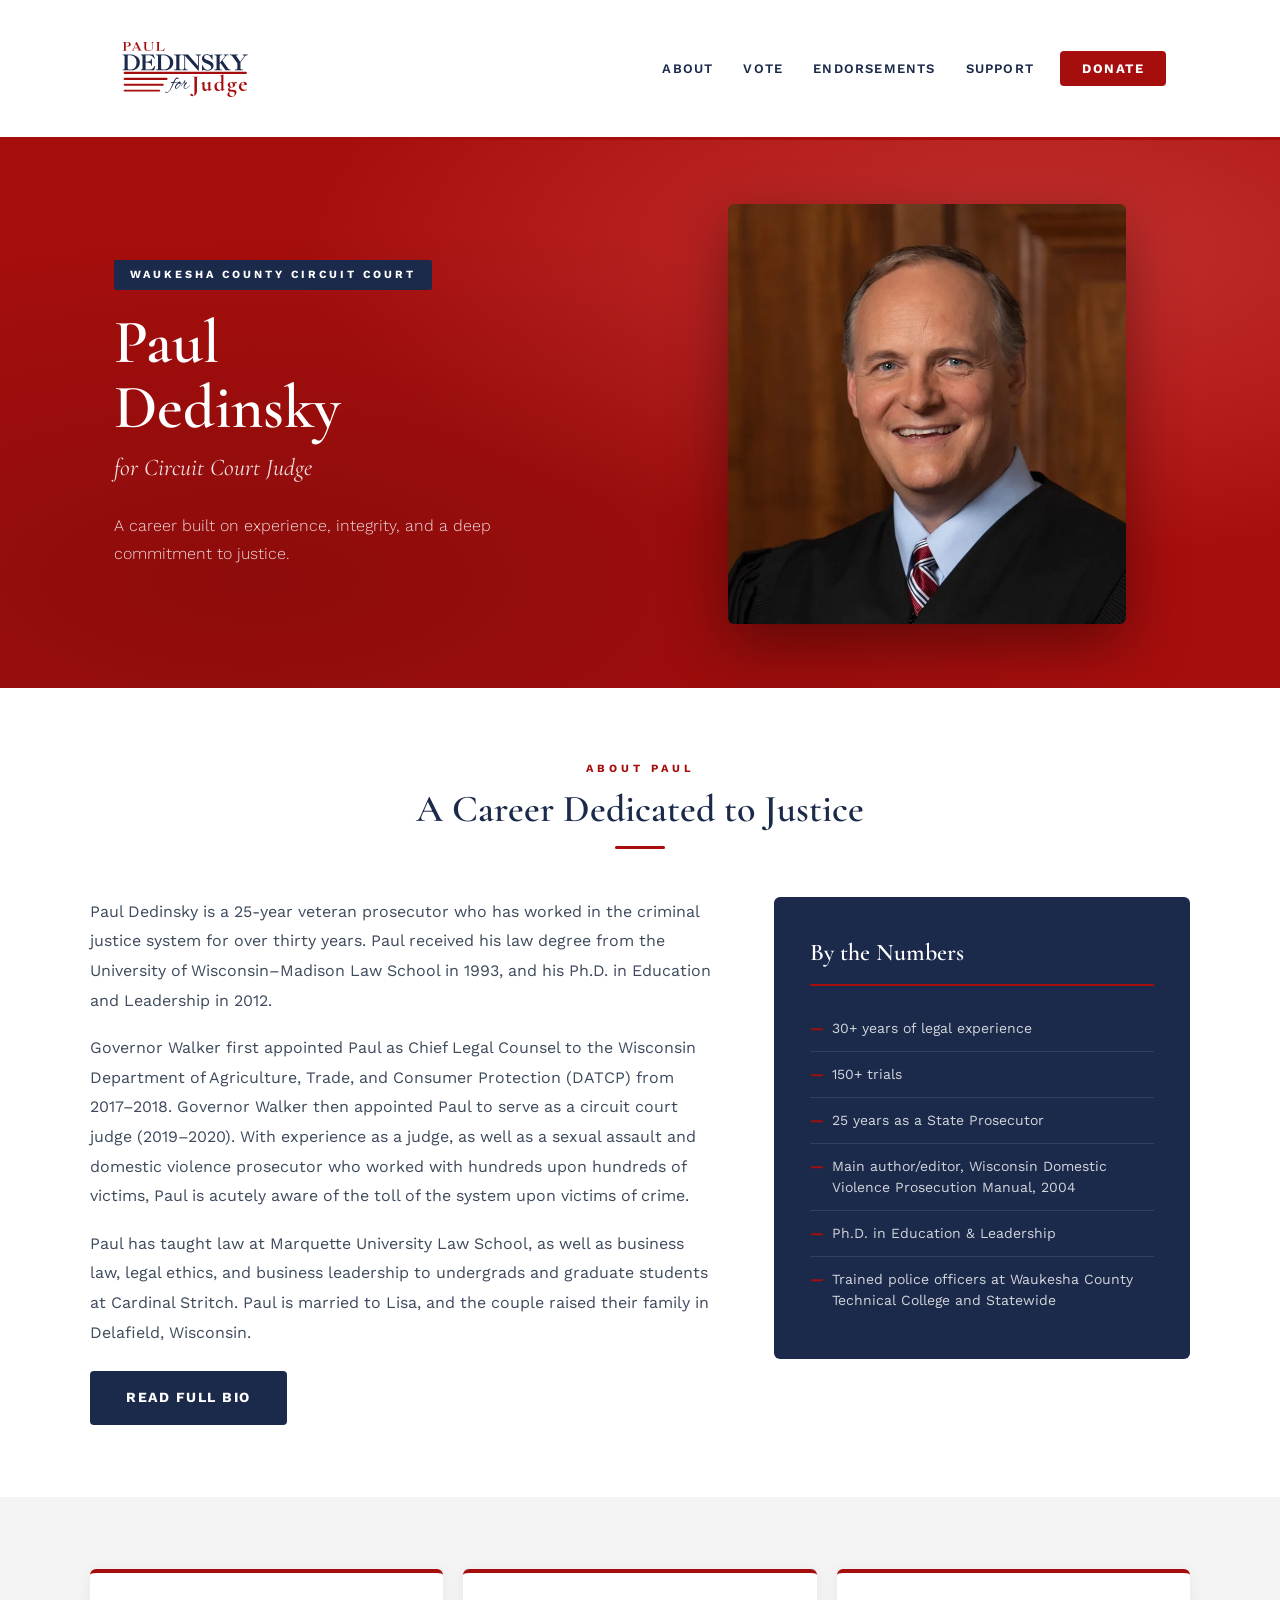
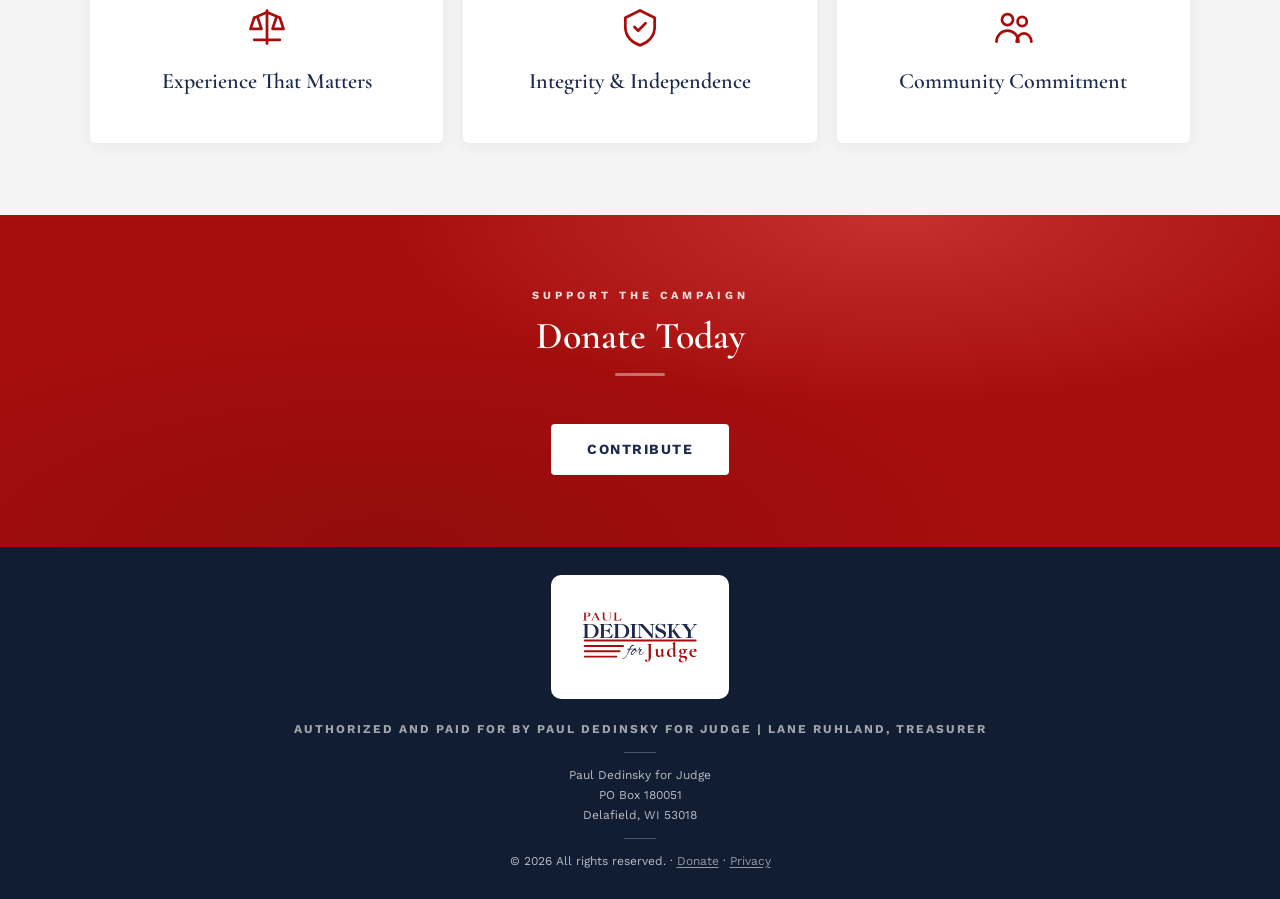
<file: index.html>
<!DOCTYPE html>
<html lang="en">

<head>
  <meta charset="UTF-8">
  <meta name="viewport" content="width=device-width, initial-scale=1.0">
  <title>Dedinsky for Judge — Waukesha County Circuit Court</title>
  <meta name="description"
    content="Elect Paul Dedinsky for Waukesha County Circuit Court Judge. Experience, integrity, and fairness.">
  <link rel="preload" as="image" href="/img/Paul%20Dedinsky1.webp" type="image/webp" fetchpriority="high">
  <link rel="preload" as="font" type="font/woff2" href="/fonts/work-sans-normal-latin.woff2" crossorigin>
  <link rel="preload" as="font" type="font/woff2" href="/fonts/cormorant-garamond-normal-latin.woff2" crossorigin>
  <link rel="preload" as="font" type="font/woff2" href="/fonts/cormorant-garamond-italic-latin.woff2" crossorigin>
  <link rel="dns-prefetch" href="https://secure.winred.com">
  <link rel="stylesheet" href="/css/fonts.css">
  <link rel="stylesheet" href="/css/style.css">
  <link rel="icon" type="image/png" sizes="32x32" href="/favicon.png">
  <link rel="apple-touch-icon" href="/apple-touch-icon.png">
  <link rel="canonical" href="https://dedinsky4judge.com/">
  <link rel="manifest" href="/site.webmanifest">
  <meta name="theme-color" content="#1b2a4a">
  <meta name="apple-mobile-web-app-title" content="Dedinsky for Judge">
  <meta name="application-name" content="Dedinsky for Judge">
  <meta property="og:type" content="website">
  <meta property="og:url" content="https://dedinsky4judge.com/">
  <meta property="og:site_name" content="Dedinsky for Judge">
  <meta property="og:locale" content="en_US">
  <meta property="og:title" content="Paul Dedinsky for Waukesha County Circuit Court Judge">
  <meta property="og:description"
    content="Elect Paul Dedinsky — 25-year veteran prosecutor and former judge — for Waukesha County Circuit Court Judge.">
  <meta property="og:image" content="https://dedinsky4judge.com/img/Paul%20Dedinsky1-social.jpg">
  <meta property="og:image:width" content="1200">
  <meta property="og:image:height" content="630">
  <meta property="og:image:alt" content="Paul Dedinsky for Waukesha County Circuit Court Judge">
  <meta name="twitter:card" content="summary_large_image">
  <meta name="twitter:title" content="Paul Dedinsky for Waukesha County Circuit Court Judge">
  <meta name="twitter:description"
    content="Elect Paul Dedinsky — 25-year veteran prosecutor and former judge — for Waukesha County Circuit Court Judge.">
  <meta name="twitter:image" content="https://dedinsky4judge.com/img/Paul%20Dedinsky1-social.jpg">
  <script type="application/ld+json">
  {
    "@context": "https://schema.org",
    "@type": "Person",
    "name": "Paul Dedinsky",
    "givenName": "Paul",
    "familyName": "Dedinsky",
    "jobTitle": "Candidate for Waukesha County Circuit Court Judge",
    "description": "25-year veteran prosecutor and former judge running for Waukesha County Circuit Court Judge.",
    "image": "https://dedinsky4judge.com/img/Paul%20Dedinsky1.jpeg",
    "url": "https://dedinsky4judge.com",
    "alumniOf": [
      { "@type": "CollegeOrUniversity", "name": "University of Wisconsin–Madison Law School" },
      { "@type": "CollegeOrUniversity", "name": "Creighton University" }
    ],
    "homeLocation": {
      "@type": "Place",
      "address": {
        "@type": "PostalAddress",
        "addressLocality": "Delafield",
        "addressRegion": "WI",
        "addressCountry": "US"
      }
    },
    "spouse": { "@type": "Person", "name": "Lisa Dedinsky" }
  }
  </script>
  <script type="application/ld+json">
  {
    "@context": "https://schema.org",
    "@type": "WebSite",
    "name": "Dedinsky for Judge",
    "alternateName": "Paul Dedinsky for Waukesha County Circuit Court Judge",
    "url": "https://dedinsky4judge.com",
    "inLanguage": "en-US"
  }
  </script>
</head>

<body>
  <a class="skip-link" href="#main">Skip to main content</a>

  <!-- include:nav -->
  <nav class="site-nav">
    <div class="nav-inner">
      <a href="/" class="nav-logo">
        <img src="/img/logo.svg" alt="Dedinsky for Judge" width="1056" height="816">
      </a>
      <button class="nav-toggle" aria-label="Menu" aria-controls="nav-menu" aria-expanded="false">☰</button>
      <ul id="nav-menu" class="nav-links">
        <li><a href="/about">About</a></li>
        <li><a href="/vote">Vote</a></li>
        <li><a href="/endorsements">Endorsements</a></li>
        <li><a href="/support">Support</a></li>
        <li><a href="https://secure.winred.com/paul-dedinsky-for-judge/donate-today?amount=150" target="_blank"
            rel="noopener noreferrer" class="nav-donate">Donate</a></li>
      </ul>
    </div>
  </nav>
  <!-- /include:nav -->

  <main id="main">
    <section class="hero">
      <div class="hero-inner">
        <div>
          <div class="hero-badge">Waukesha County Circuit Court</div>
          <h1>Paul<br>Dedinsky</h1>
          <div class="hero-subtitle">for Circuit Court Judge</div>
          <p class="hero-tagline">A career built on experience, integrity, and a deep commitment to justice.</p>
        </div>
        <div class="hero-photo">
          <picture>
            <source srcset="/img/Paul%20Dedinsky1.webp" type="image/webp">
            <img src="/img/Paul%20Dedinsky1.jpeg" alt="Paul Dedinsky" width="750" height="790" fetchpriority="high"
              decoding="async">
          </picture>
        </div>
      </div>
    </section>

    <section class="section section--white">
      <div class="section-inner">
        <div class="section-header">
          <div class="overline">About Paul</div>
          <h2>A Career Dedicated to Justice</h2>
          <div class="bar"></div>
        </div>
        <div class="two-col">
          <div class="prose">
            <p>Paul Dedinsky is a 25-year veteran prosecutor who has worked in the criminal justice system for over
              thirty years. Paul received his law degree from the University of Wisconsin–Madison Law School in 1993,
              and his Ph.D. in Education and Leadership in 2012.</p>
            <p>Governor Walker first appointed Paul as Chief Legal Counsel to the Wisconsin Department of Agriculture,
              Trade, and Consumer Protection (DATCP) from 2017–2018. Governor Walker then appointed Paul to serve as a
              circuit court judge (2019–2020). With experience as a judge, as well as a sexual assault and domestic
              violence prosecutor who worked with hundreds upon hundreds of victims, Paul is acutely aware of the toll
              of the system upon victims of crime.</p>
            <p>Paul has taught law at Marquette University Law School, as well as business law, legal ethics, and
              business leadership to undergrads and graduate students at Cardinal Stritch. Paul is married to Lisa, and
              the couple raised their family in Delafield, Wisconsin.</p>
            <p style="margin-top:24px;"><a href="/about" class="btn btn--navy">Read Full Bio</a></p>
          </div>
          <div class="highlights-box">
            <h3>By the Numbers</h3>
            <ul>
              <li>30+ years of legal experience</li>
              <li>150+ trials</li>
              <li>25 years as a State Prosecutor</li>
              <li>Main author/editor, Wisconsin Domestic Violence Prosecution Manual, 2004</li>
              <li>Ph.D. in Education &amp; Leadership</li>
              <li>Trained police officers at Waukesha County Technical College and Statewide</li>
            </ul>
          </div>
        </div>
      </div>
    </section>

    <section class="section section--light">
      <div class="section-inner">
        <div class="card-grid card-grid--3">
          <div class="card" style="text-align:center;">
            <div class="feature-icon"><svg class="icon-svg" viewBox="0 0 24 24" aria-hidden="true">
                <path d="M12 3v18" />
                <path d="M5 7l7-3 7 3" />
                <path d="M5 7l-2 6h6l-2-6" />
                <path d="M19 7l2 6h-6l2-6" />
                <path d="M5 19h14" />
              </svg></div>
            <h3>Experience That Matters</h3>
          </div>
          <div class="card" style="text-align:center;">
            <div class="feature-icon"><svg class="icon-svg" viewBox="0 0 24 24" aria-hidden="true">
                <path d="M12 3l8 4v5c0 5-3.5 8.5-8 10-4.5-1.5-8-5-8-10V7l8-4z" />
                <path d="M9 12l2 2 4-4" />
              </svg></div>
            <h3>Integrity &amp; Independence</h3>
          </div>
          <div class="card" style="text-align:center;">
            <div class="feature-icon"><svg class="icon-svg" viewBox="0 0 24 24" aria-hidden="true">
                <circle cx="9" cy="8" r="3" />
                <circle cx="17" cy="9" r="2.5" />
                <path d="M3 20c0-3.3 2.7-6 6-6s6 2.7 6 6" />
                <path d="M14 20c0-2.5 1.8-4.5 4-4.5s4 2 4 4.5" />
              </svg></div>
            <h3>Community Commitment</h3>
          </div>
        </div>
      </div>
    </section>

    <section class="section section--red">
      <div class="section-inner" style="text-align:center;">
        <div class="section-header">
          <div class="overline">Support the Campaign</div>
          <h2>Donate Today</h2>
          <div class="bar"></div>
        </div>
        <p style="margin-top:16px;">
          <a href="https://secure.winred.com/paul-dedinsky-for-judge/donate-today?amount=150" target="_blank"
            rel="noopener noreferrer" class="btn btn--white">Contribute</a>
        </p>
      </div>
    </section>
  </main>

  <!-- include:footer -->
  <footer class="site-footer">
    <div class="site-footer-logo-wrap"><img src="/img/logo.svg" alt="Dedinsky for Judge" width="1056" height="816"
        class="site-footer-logo"></div>
    <span class="paid-for"><span class="pf">Authorized and paid for by</span> <span class="pf">Paul Dedinsky for Judge<span class="pf-bar"> |</span></span> <span class="pf">Lane Ruhland, Treasurer</span></span>
    <address class="mailing-address">Paul Dedinsky for Judge<br>
      PO Box 180051<br>
      Delafield, WI 53018</address>
    &copy; 2026 All rights reserved. · <a href="/donate">Donate</a> · <a href="/privacy">Privacy</a>
  </footer>
  <!-- /include:footer -->

  <script src="/js/nav.js"></script>
</body>

</html>
</file>
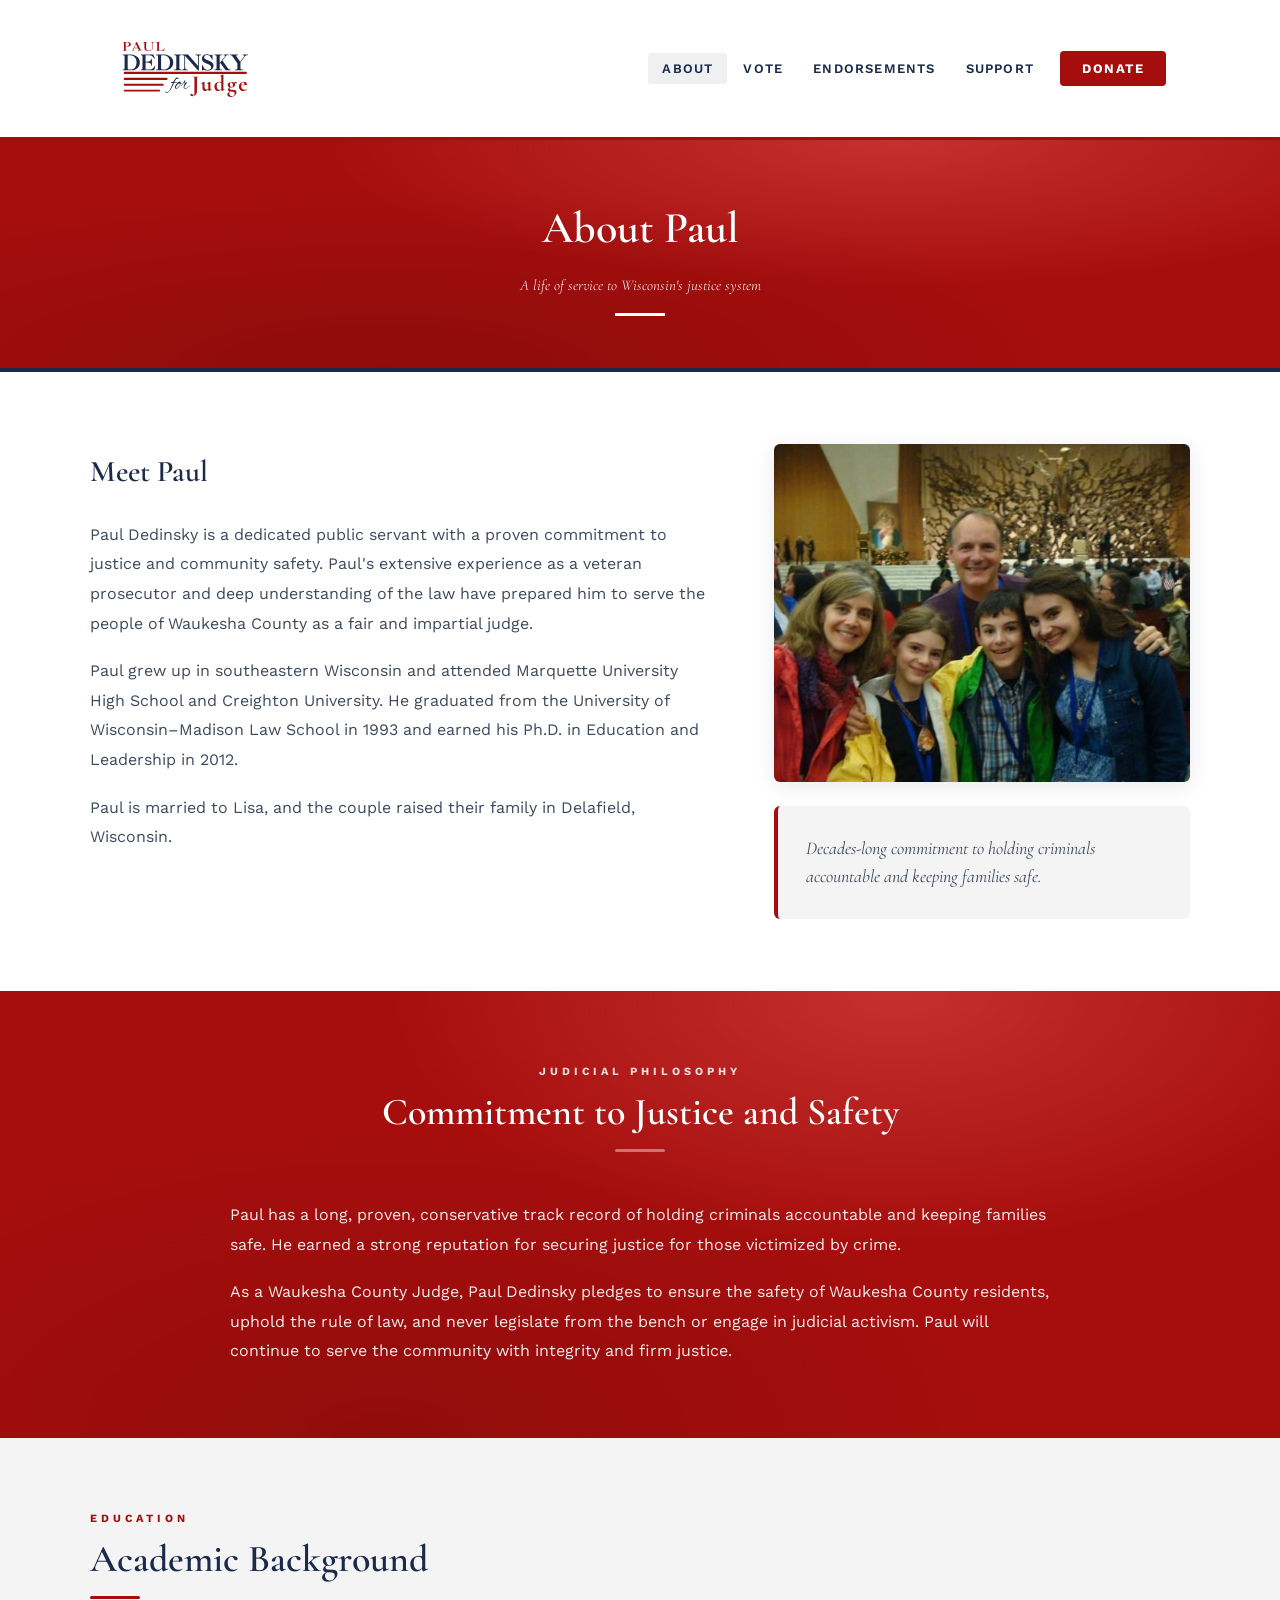
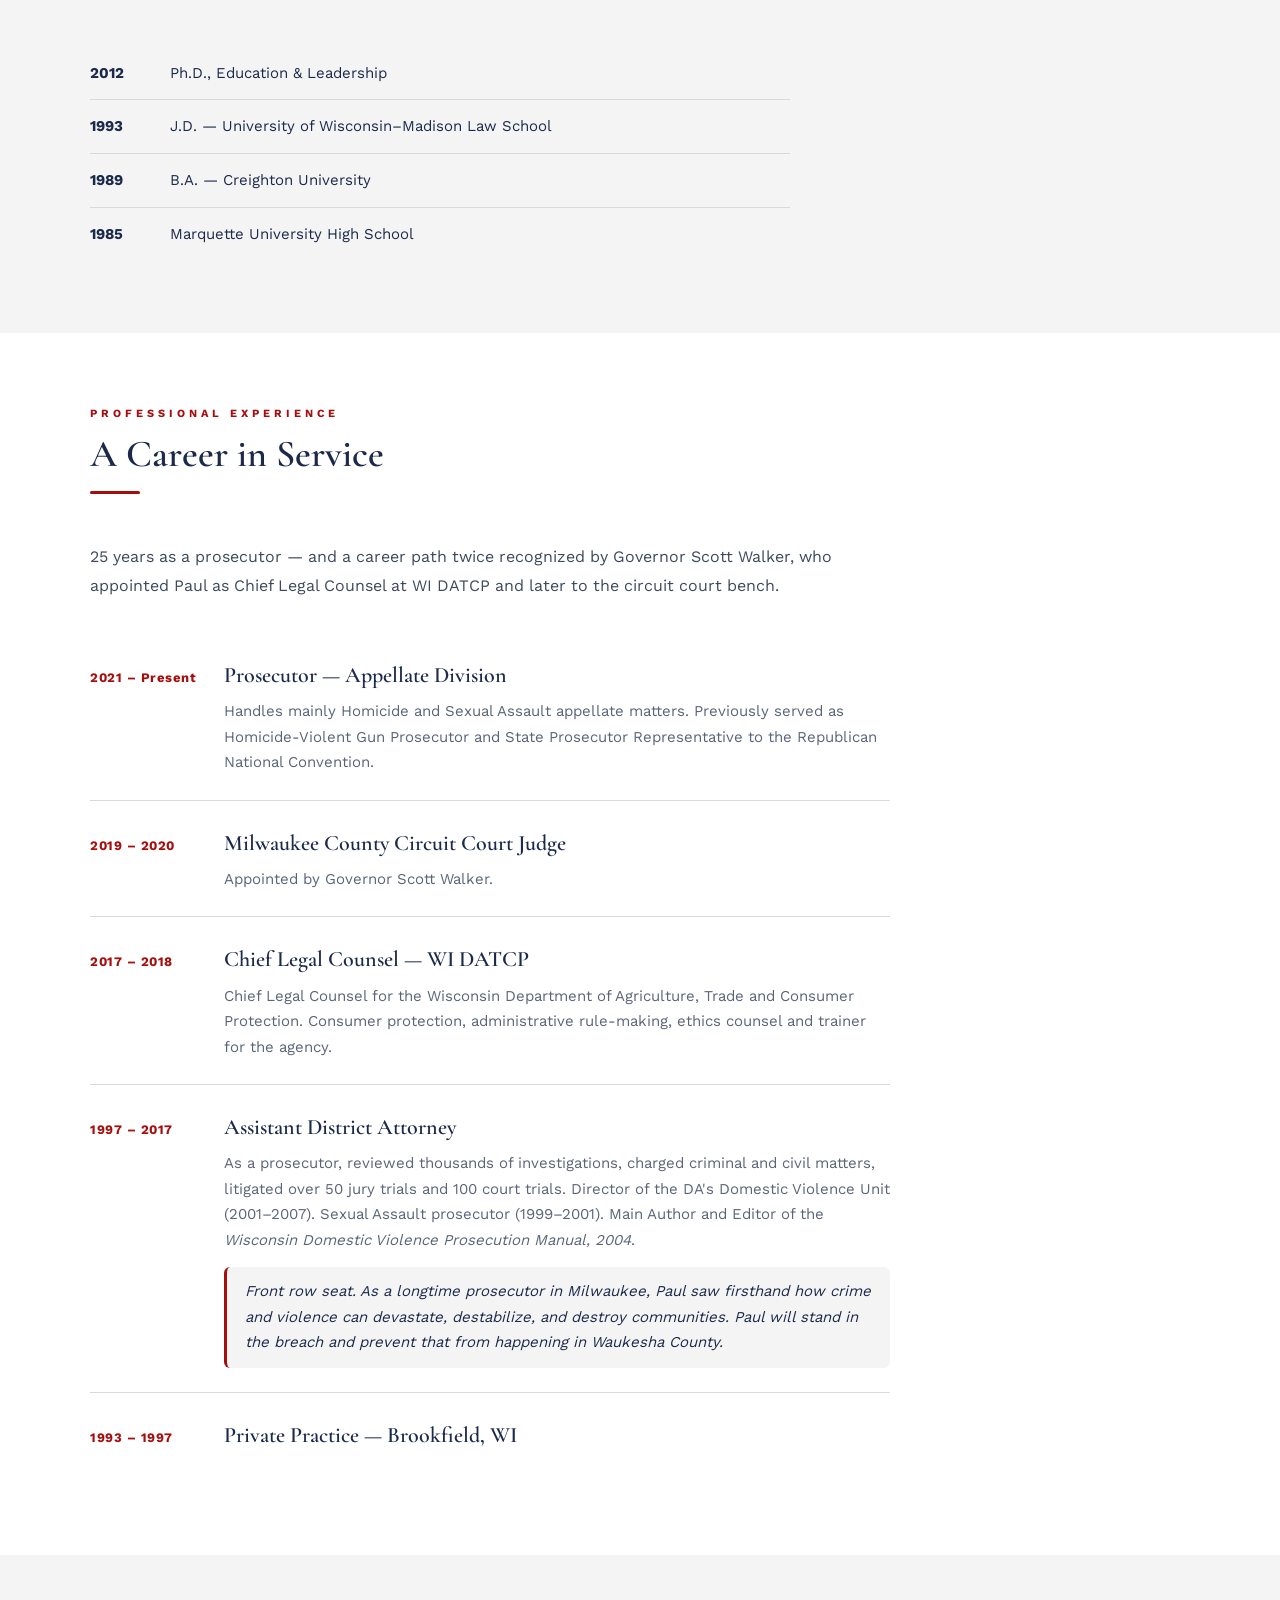
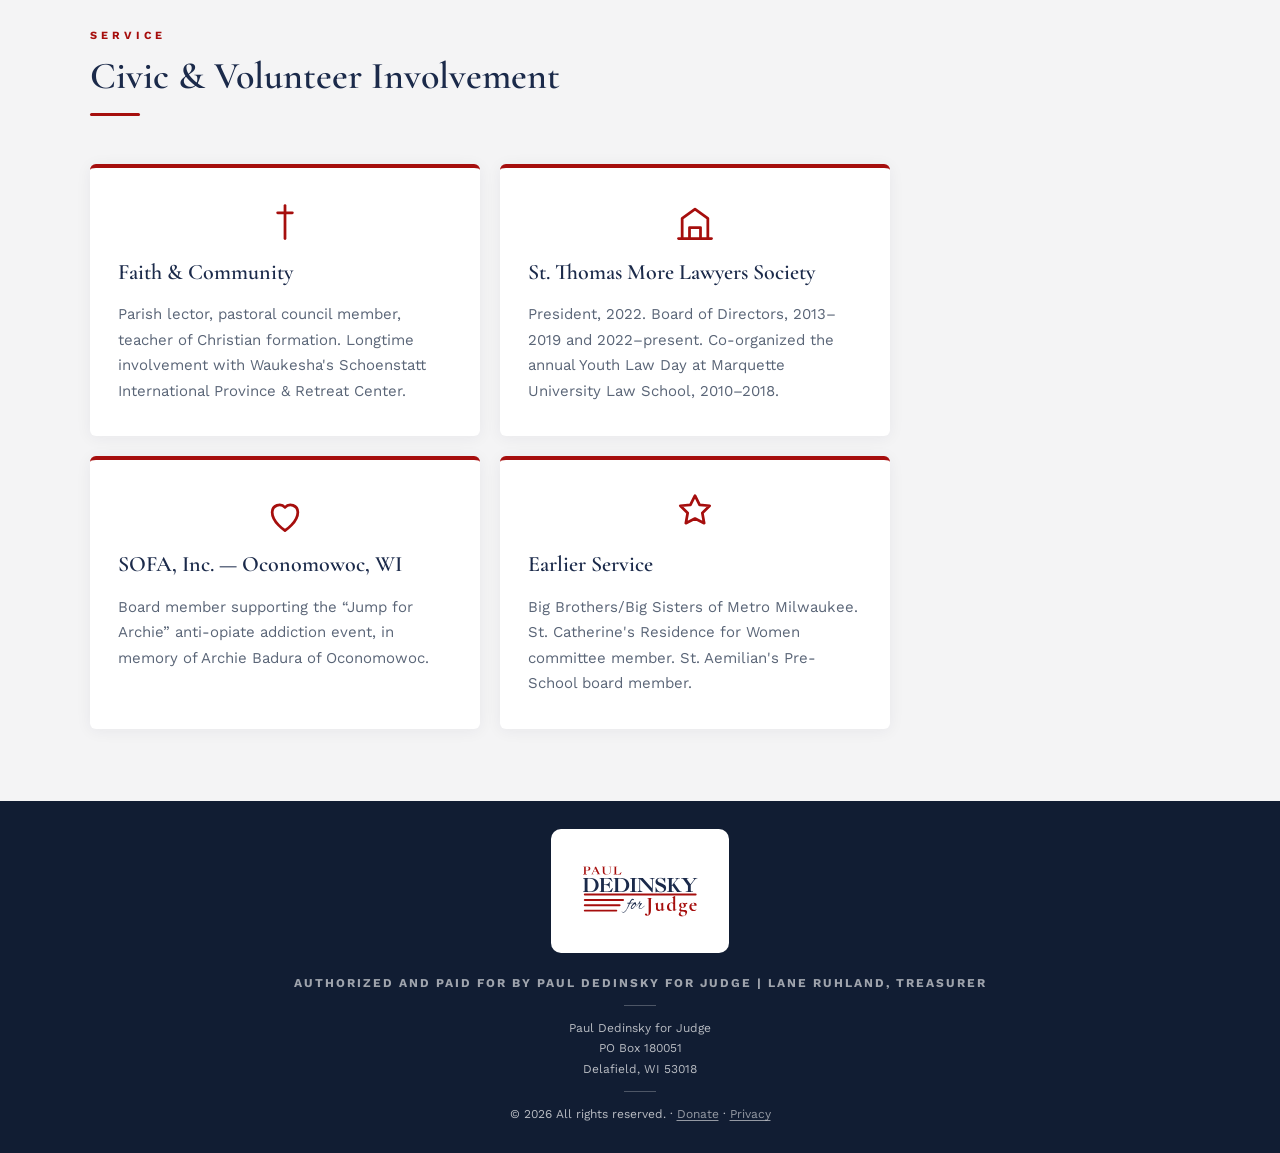
<file: about.html>
<!DOCTYPE html>
<html lang="en">

<head>
  <meta charset="UTF-8">
  <meta name="viewport" content="width=device-width, initial-scale=1.0">
  <title>About Paul — Dedinsky for Judge</title>
  <meta name="description" content="Learn about Paul Dedinsky's legal career, education, and commitment to justice.">
  <link rel="preload" as="font" type="font/woff2" href="/fonts/work-sans-normal-latin.woff2" crossorigin>
  <link rel="preload" as="font" type="font/woff2" href="/fonts/cormorant-garamond-normal-latin.woff2" crossorigin>
  <link rel="preload" as="font" type="font/woff2" href="/fonts/cormorant-garamond-italic-latin.woff2" crossorigin>
  <link rel="dns-prefetch" href="https://secure.winred.com">
  <link rel="stylesheet" href="/css/fonts.css">
  <link rel="stylesheet" href="/css/style.css">
  <link rel="icon" type="image/png" sizes="32x32" href="/favicon.png">
  <link rel="apple-touch-icon" href="/apple-touch-icon.png">
  <link rel="canonical" href="https://dedinsky4judge.com/about">
  <link rel="manifest" href="/site.webmanifest">
  <meta name="theme-color" content="#1b2a4a">
  <meta name="apple-mobile-web-app-title" content="Dedinsky for Judge">
  <meta name="application-name" content="Dedinsky for Judge">
  <meta property="og:type" content="website">
  <meta property="og:url" content="https://dedinsky4judge.com/about">
  <meta property="og:site_name" content="Dedinsky for Judge">
  <meta property="og:locale" content="en_US">
  <meta property="og:title" content="About Paul Dedinsky — Dedinsky for Judge">
  <meta property="og:description"
    content="Paul Dedinsky's career: 25 years as a prosecutor, Walker-appointed circuit court judge, Ph.D. in Education & Leadership.">
  <meta property="og:image" content="https://dedinsky4judge.com/img/Paul%20Dedinsky1-social.jpg">
  <meta property="og:image:width" content="1200">
  <meta property="og:image:height" content="630">
  <meta property="og:image:alt" content="Paul Dedinsky for Waukesha County Circuit Court Judge">
  <meta name="twitter:card" content="summary_large_image">
  <meta name="twitter:title" content="About Paul Dedinsky — Dedinsky for Judge">
  <meta name="twitter:description"
    content="Paul Dedinsky's career: 25 years as a prosecutor, Walker-appointed circuit court judge, Ph.D. in Education & Leadership.">
  <meta name="twitter:image" content="https://dedinsky4judge.com/img/Paul%20Dedinsky1-social.jpg">
  <script type="application/ld+json">
  {
    "@context": "https://schema.org",
    "@type": "Person",
    "name": "Paul Dedinsky",
    "givenName": "Paul",
    "familyName": "Dedinsky",
    "jobTitle": "Candidate for Waukesha County Circuit Court Judge",
    "description": "Paul Dedinsky is a 25-year veteran prosecutor and former Milwaukee County Circuit Court judge appointed by Governor Scott Walker.",
    "image": "https://dedinsky4judge.com/img/Paul%20Dedinsky1.jpeg",
    "url": "https://dedinsky4judge.com/about",
    "mainEntityOfPage": "https://dedinsky4judge.com/about",
    "alumniOf": [
      { "@type": "CollegeOrUniversity", "name": "University of Wisconsin–Madison Law School" },
      { "@type": "CollegeOrUniversity", "name": "Creighton University" },
      { "@type": "HighSchool", "name": "Marquette University High School" }
    ],
    "hasCredential": [
      {
        "@type": "EducationalOccupationalCredential",
        "credentialCategory": "Juris Doctor",
        "name": "J.D., University of Wisconsin–Madison Law School (1993)"
      },
      {
        "@type": "EducationalOccupationalCredential",
        "credentialCategory": "Doctorate",
        "name": "Ph.D. in Education and Leadership (2012)"
      }
    ],
    "homeLocation": {
      "@type": "Place",
      "address": {
        "@type": "PostalAddress",
        "addressLocality": "Delafield",
        "addressRegion": "WI",
        "addressCountry": "US"
      }
    },
    "spouse": { "@type": "Person", "name": "Lisa Dedinsky" }
  }
  </script>
</head>

<body>
  <a class="skip-link" href="#main">Skip to main content</a>

  <!-- include:nav -->
  <nav class="site-nav">
    <div class="nav-inner">
      <a href="/" class="nav-logo">
        <img src="/img/logo.svg" alt="Dedinsky for Judge" width="1056" height="816">
      </a>
      <button class="nav-toggle" aria-label="Menu" aria-controls="nav-menu" aria-expanded="false">☰</button>
      <ul id="nav-menu" class="nav-links">
        <li><a href="/about" class="active" aria-current="page">About</a></li>
        <li><a href="/vote">Vote</a></li>
        <li><a href="/endorsements">Endorsements</a></li>
        <li><a href="/support">Support</a></li>
        <li><a href="https://secure.winred.com/paul-dedinsky-for-judge/donate-today?amount=150" target="_blank"
            rel="noopener noreferrer" class="nav-donate">Donate</a></li>
      </ul>
    </div>
  </nav>
  <!-- /include:nav -->

  <main id="main">
    <div class="page-header">
      <h1>About Paul</h1>
      <p>A life of service to Wisconsin's justice system</p>
      <div class="accent-bar"></div>
    </div>

    <!-- BIO -->
    <section class="section section--white">
      <div class="section-inner">
        <div class="two-col">
          <div class="prose">
            <h2 class="prose-h2 prose-h2--lead">Meet Paul</h2>
            <p>Paul Dedinsky is a dedicated public servant with a proven commitment to justice and community safety.
              Paul's extensive experience as a veteran prosecutor and deep understanding of the law have prepared him to
              serve the people of Waukesha County as a fair and impartial judge.</p>
            <p>Paul grew up in southeastern Wisconsin and attended Marquette University High School and Creighton
              University. He graduated from the University of Wisconsin–Madison Law School in 1993 and earned his Ph.D.
              in Education and Leadership in 2012.</p>
            <p>Paul is married to Lisa, and the couple raised their family in
              Delafield, Wisconsin.</p>
          </div>
          <div>
            <picture>
              <source srcset="/img/dedinsky-family.webp"
                type="image/webp">
              <img src="/img/dedinsky-family.jpg"
                alt="Paul and Lisa Dedinsky with their family" class="about-photo"
                width="533" height="432" decoding="async" loading="lazy">
            </picture>
            <div class="pull-quote">
              <p><em>Decades-long commitment to holding criminals accountable and keeping families safe.</em></p>
            </div>
          </div>
        </div>
      </div>
    </section>

    <!-- COMMITMENT -->
    <section class="section section--red">
      <div class="section-inner">
        <div class="section-header">
          <div class="overline">Judicial Philosophy</div>
          <h2>Commitment to Justice and Safety</h2>
          <div class="bar"></div>
        </div>
        <div class="prose" style="max-width:820px; margin:0 auto; color:rgba(255,255,255,0.92);">
          <p>Paul has a long, proven, conservative track record of holding criminals accountable and keeping families
            safe. He earned a strong reputation for securing justice for those victimized by crime.</p>
          <p>As a Waukesha County Judge, Paul Dedinsky pledges to ensure the safety of Waukesha County residents, uphold
            the rule of law, and never legislate from the bench or engage in judicial activism. Paul will continue to
            serve the community with integrity and firm justice.</p>
        </div>
      </div>
    </section>

    <!-- EDUCATION -->
    <section class="section section--light">
      <div class="section-inner">
        <div class="section-header section-header--left">
          <div class="overline">Education</div>
          <h2>Academic Background</h2>
          <div class="bar"></div>
        </div>
        <table class="edu-table">
          <tr>
            <td class="edu-year">2012</td>
            <td>Ph.D., Education &amp; Leadership</td>
          </tr>
          <tr>
            <td class="edu-year">1993</td>
            <td>J.D. — University of Wisconsin–Madison Law School</td>
          </tr>
          <tr>
            <td class="edu-year">1989</td>
            <td>B.A. — Creighton University</td>
          </tr>
          <tr>
            <td class="edu-year">1985</td>
            <td>Marquette University High School</td>
          </tr>
        </table>
      </div>
    </section>

    <!-- CAREER -->
    <section class="section section--white">
      <div class="section-inner">
        <div class="section-header section-header--left">
          <div class="overline">Professional Experience</div>
          <h2>A Career in Service</h2>
          <div class="bar"></div>
        </div>
        <div class="prose" style="max-width:800px; margin-bottom:32px;">
          <p>25 years as a prosecutor — and a career path twice recognized by Governor Scott Walker, who appointed Paul
            as Chief Legal Counsel at WI DATCP and later to the circuit court bench.</p>
        </div>
        <div style="max-width:800px;">

          <div class="timeline-entry">
            <div class="timeline-row">
              <span class="timeline-year">2021 – Present</span>
              <div>
                <h3>Prosecutor — Appellate Division</h3>
                <p>Handles mainly Homicide and Sexual Assault appellate matters. Previously served as Homicide-Violent
                  Gun Prosecutor and State Prosecutor Representative to the Republican National Convention.</p>
              </div>
            </div>
          </div>

          <div class="timeline-entry">
            <div class="timeline-row">
              <span class="timeline-year">2019 – 2020</span>
              <div>
                <h3>Milwaukee County Circuit Court Judge</h3>
                <p>Appointed by Governor Scott Walker.</p>
              </div>
            </div>
          </div>

          <div class="timeline-entry">
            <div class="timeline-row">
              <span class="timeline-year">2017 – 2018</span>
              <div>
                <h3>Chief Legal Counsel — WI DATCP</h3>
                <p>Chief Legal Counsel for the Wisconsin Department of Agriculture, Trade and Consumer Protection.
                  Consumer protection, administrative rule-making, ethics counsel and trainer for the agency.</p>
              </div>
            </div>
          </div>

          <div class="timeline-entry">
            <div class="timeline-row">
              <span class="timeline-year">1997 – 2017</span>
              <div>
                <h3>Assistant District Attorney</h3>
                <p>As a prosecutor, reviewed thousands of investigations, charged criminal and civil matters, litigated
                  over 50 jury trials and 100 court trials. Director of the DA's Domestic Violence Unit (2001–2007).
                  Sexual Assault prosecutor (1999–2001). Main Author and Editor of the <em>Wisconsin Domestic Violence
                    Prosecution Manual, 2004</em>.</p>
                <p class="timeline-note">Front row seat. As a longtime prosecutor in Milwaukee, Paul saw firsthand how
                  crime and violence can devastate, destabilize, and destroy communities. Paul will stand in the breach
                  and prevent that from happening in Waukesha County.</p>
              </div>
            </div>
          </div>

          <div class="timeline-entry">
            <div class="timeline-row">
              <span class="timeline-year">1993 – 1997</span>
              <div>
                <h3>Private Practice — Brookfield, WI</h3>
              </div>
            </div>
          </div>

        </div>
      </div>
    </section>

    <!-- CIVIC -->
    <section class="section section--light">
      <div class="section-inner">
        <div class="section-header section-header--left">
          <div class="overline">Service</div>
          <h2>Civic &amp; Volunteer Involvement</h2>
          <div class="bar"></div>
        </div>
        <div class="card-grid card-grid--2" style="max-width:800px;">
          <div class="card">
            <div class="feature-icon" style="margin-bottom:10px;"><svg class="icon-svg" viewBox="0 0 24 24"
                aria-hidden="true">
                <path d="M12 3v18" />
                <path d="M8 7h8" />
              </svg></div>
            <h3>Faith &amp; Community</h3>
            <p>Parish lector, pastoral council member, teacher of Christian formation. Longtime involvement with
              Waukesha's Schoenstatt International Province &amp; Retreat Center.</p>
          </div>
          <div class="card">
            <div class="feature-icon" style="margin-bottom:10px;"><svg class="icon-svg" viewBox="0 0 24 24"
                aria-hidden="true">
                <path d="M3 21h18" />
                <path d="M5 21V10l7-5 7 5v11" />
                <path d="M9 21v-6h6v6" />
              </svg></div>
            <h3>St. Thomas More Lawyers Society</h3>
            <p>President, 2022. Board of Directors, 2013–2019 and 2022–present. Co-organized the annual Youth Law Day at
              Marquette University Law School, 2010–2018.</p>
          </div>
          <div class="card">
            <div class="feature-icon" style="margin-bottom:10px;"><svg class="icon-svg" viewBox="0 0 24 24"
                aria-hidden="true">
                <path d="M12 21s-7-4.5-7-10a4 4 0 017-2.6A4 4 0 0119 11c0 5.5-7 10-7 10z" />
              </svg></div>
            <h3>SOFA, Inc. — Oconomowoc, WI</h3>
            <p>Board member supporting the &ldquo;Jump for Archie&rdquo; anti-opiate addiction event, in memory of
              Archie Badura of Oconomowoc.</p>
          </div>
          <div class="card">
            <div class="feature-icon" style="margin-bottom:10px;"><svg class="icon-svg" viewBox="0 0 24 24"
                aria-hidden="true">
                <path d="M12 2l2.5 5 5.5.5-4 4 1 5.5L12 14.5 7 17l1-5.5-4-4 5.5-.5z" />
              </svg></div>
            <h3>Earlier Service</h3>
            <p>Big Brothers/Big Sisters of Metro Milwaukee. St. Catherine's Residence for Women committee member. St.
              Aemilian's Pre-School board member.</p>
          </div>
        </div>
      </div>
    </section>
  </main>

  <!-- include:footer -->
  <footer class="site-footer">
    <div class="site-footer-logo-wrap"><img src="/img/logo.svg" alt="Dedinsky for Judge" width="1056" height="816"
        class="site-footer-logo"></div>
    <span class="paid-for"><span class="pf">Authorized and paid for by</span> <span class="pf">Paul Dedinsky for Judge<span class="pf-bar"> |</span></span> <span class="pf">Lane Ruhland, Treasurer</span></span>
    <address class="mailing-address">Paul Dedinsky for Judge<br>
      PO Box 180051<br>
      Delafield, WI 53018</address>
    &copy; 2026 All rights reserved. · <a href="/donate">Donate</a> · <a href="/privacy">Privacy</a>
  </footer>
  <!-- /include:footer -->

  <script src="/js/nav.js"></script>
</body>

</html>
</file>
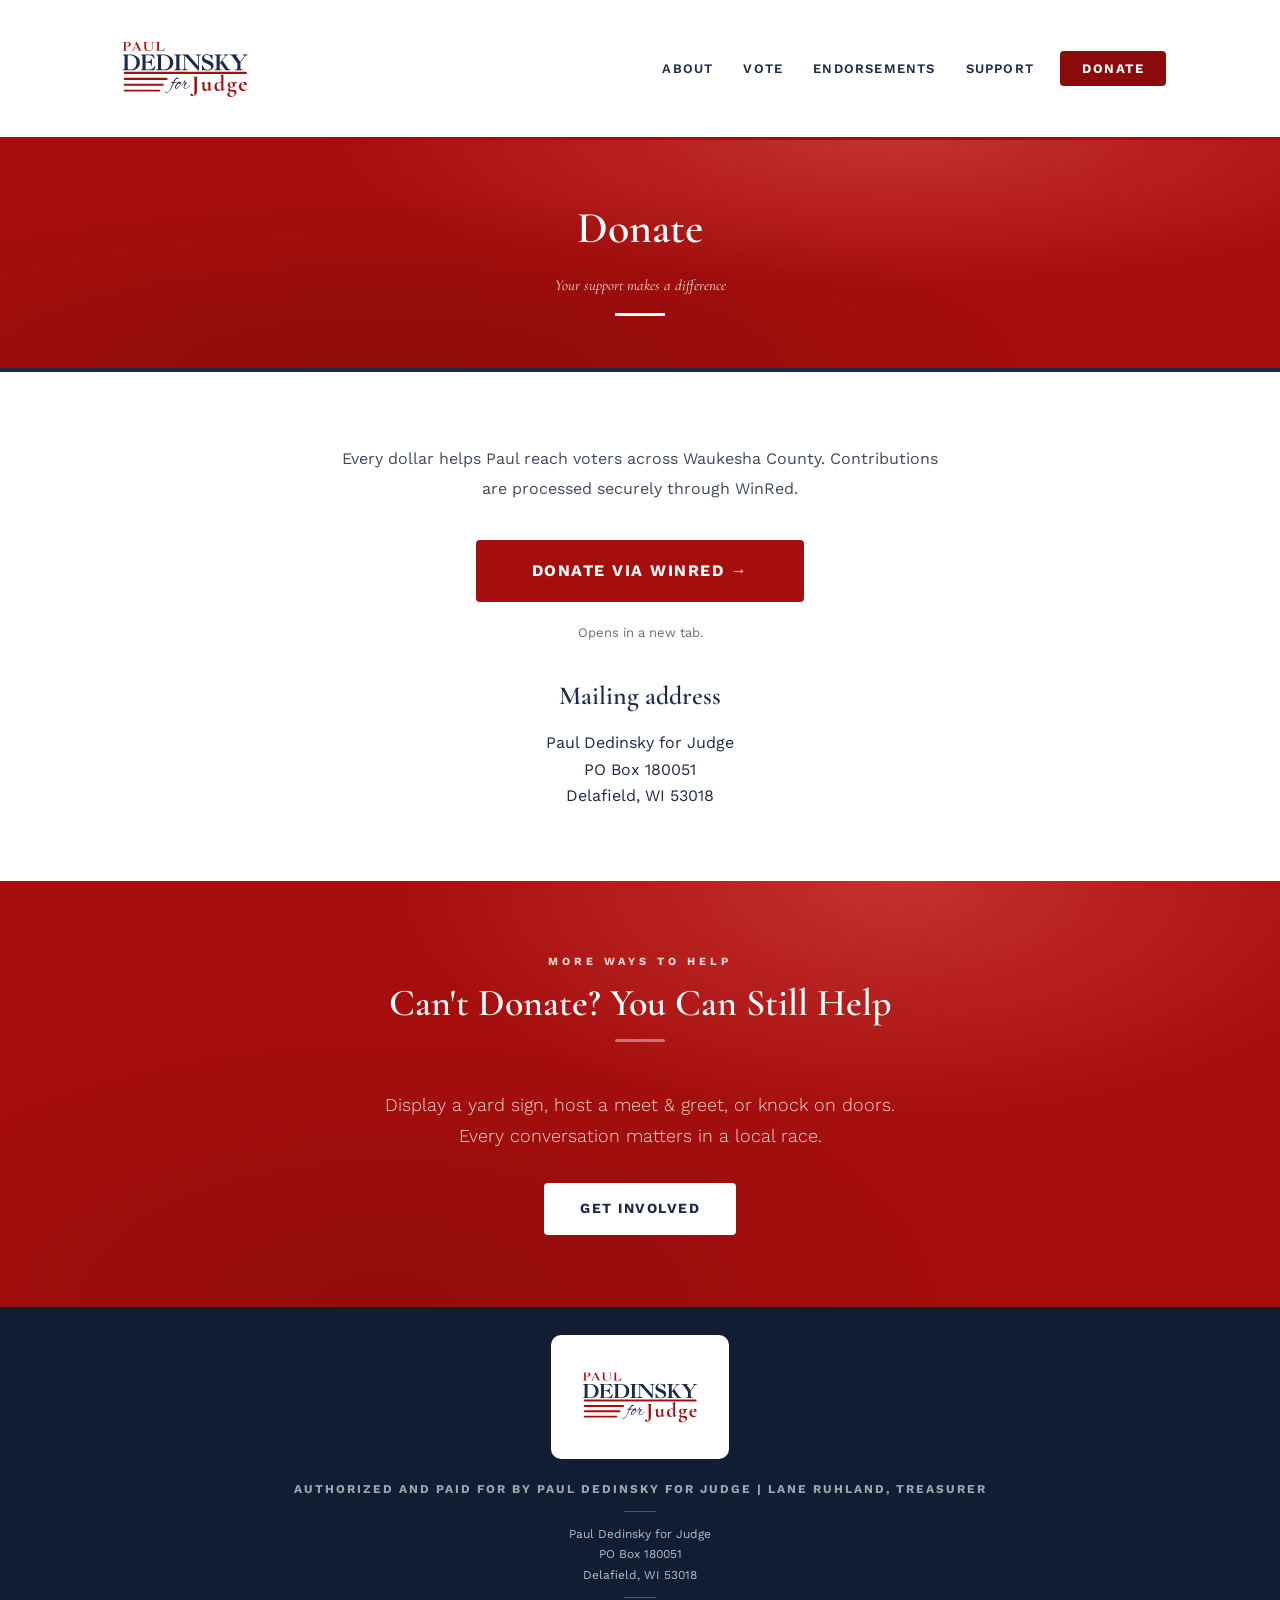
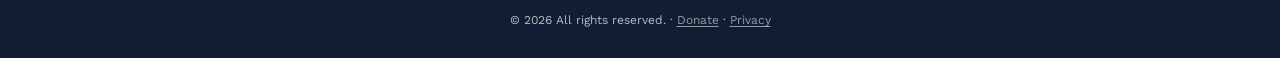
<file: donate.html>
<!DOCTYPE html>
<html lang="en">

<head>
  <meta charset="UTF-8">
  <meta name="viewport" content="width=device-width, initial-scale=1.0">
  <title>Donate — Dedinsky for Judge</title>
  <meta name="description" content="Contribute to Paul Dedinsky's campaign for Waukesha County Circuit Court Judge.">
  <link rel="preload" as="font" type="font/woff2" href="/fonts/work-sans-normal-latin.woff2" crossorigin>
  <link rel="preload" as="font" type="font/woff2" href="/fonts/cormorant-garamond-normal-latin.woff2" crossorigin>
  <link rel="preload" as="font" type="font/woff2" href="/fonts/cormorant-garamond-italic-latin.woff2" crossorigin>
  <link rel="dns-prefetch" href="https://secure.winred.com">
  <link rel="stylesheet" href="/css/fonts.css">
  <link rel="stylesheet" href="/css/style.css">
  <link rel="icon" type="image/png" sizes="32x32" href="/favicon.png">
  <link rel="apple-touch-icon" href="/apple-touch-icon.png">
  <link rel="canonical" href="https://dedinsky4judge.com/donate">
  <link rel="manifest" href="/site.webmanifest">
  <meta name="theme-color" content="#1b2a4a">
  <meta name="apple-mobile-web-app-title" content="Dedinsky for Judge">
  <meta name="application-name" content="Dedinsky for Judge">
  <meta property="og:type" content="website">
  <meta property="og:url" content="https://dedinsky4judge.com/donate">
  <meta property="og:site_name" content="Dedinsky for Judge">
  <meta property="og:locale" content="en_US">
  <meta property="og:title" content="Donate — Dedinsky for Judge">
  <meta property="og:description" content="Contribute to elect Paul Dedinsky for Waukesha County Circuit Court Judge.">
  <meta property="og:image" content="https://dedinsky4judge.com/img/Paul%20Dedinsky1-social.jpg">
  <meta property="og:image:width" content="1200">
  <meta property="og:image:height" content="630">
  <meta property="og:image:alt" content="Paul Dedinsky for Waukesha County Circuit Court Judge">
  <meta name="twitter:card" content="summary_large_image">
  <meta name="twitter:title" content="Donate — Dedinsky for Judge">
  <meta name="twitter:description" content="Contribute to elect Paul Dedinsky for Waukesha County Circuit Court Judge.">
  <meta name="twitter:image" content="https://dedinsky4judge.com/img/Paul%20Dedinsky1-social.jpg">
  <script type="application/ld+json">
  {
    "@context": "https://schema.org",
    "@type": "BreadcrumbList",
    "itemListElement": [
      { "@type": "ListItem", "position": 1, "name": "Home", "item": "https://dedinsky4judge.com" },
      { "@type": "ListItem", "position": 2, "name": "Donate", "item": "https://dedinsky4judge.com/donate" }
    ]
  }
  </script>
</head>

<body>
  <a class="skip-link" href="#main">Skip to main content</a>

  <!-- include:nav -->
  <nav class="site-nav">
    <div class="nav-inner">
      <a href="/" class="nav-logo">
        <img src="/img/logo.svg" alt="Dedinsky for Judge" width="1056" height="816">
      </a>
      <button class="nav-toggle" aria-label="Menu" aria-controls="nav-menu" aria-expanded="false">☰</button>
      <ul id="nav-menu" class="nav-links">
        <li><a href="/about">About</a></li>
        <li><a href="/vote">Vote</a></li>
        <li><a href="/endorsements">Endorsements</a></li>
        <li><a href="/support">Support</a></li>
        <li><a href="https://secure.winred.com/paul-dedinsky-for-judge/donate-today?amount=150" target="_blank"
            rel="noopener noreferrer" class="nav-donate active" aria-current="page">Donate</a></li>
      </ul>
    </div>
  </nav>
  <!-- /include:nav -->

  <main id="main">
    <div class="page-header">
      <h1>Donate</h1>
      <p>Your support makes a difference</p>
      <div class="accent-bar"></div>
    </div>

    <section class="section section--white">
      <div class="section-inner" style="max-width:620px; text-align:center;">
        <p class="prose" style="margin-bottom:36px;">Every dollar helps Paul reach voters across Waukesha County.
          Contributions are processed securely through WinRed.</p>
        <p>
          <a href="https://secure.winred.com/paul-dedinsky-for-judge/donate-today?amount=150" target="_blank"
            rel="noopener noreferrer" class="btn btn--red" style="padding:18px 56px; font-size:16px;">Donate via WinRed
            →</a>
        </p>
        <p style="margin-top:20px; font-size:13px; color:var(--text-muted);">Opens in a new tab.</p>
        <h2 class="prose-h2">Mailing address</h2>
        <address class="mailing-address">Paul Dedinsky for Judge<br>
          PO Box 180051<br>
          Delafield, WI 53018</address>
      </div>
    </section>

    <section class="section section--red">
      <div class="section-inner" style="text-align:center;">
        <div class="section-header">
          <div class="overline">More Ways to Help</div>
          <h2>Can't Donate? You Can Still Help</h2>
          <div class="bar"></div>
        </div>
        <p class="donate-copy">Display a yard sign, host a meet &amp; greet, or knock on doors. Every conversation
          matters in a local race.</p>
        <p style="margin-top:16px;">
          <a href="/support" class="btn btn--white">Get Involved</a>
        </p>
      </div>
    </section>
  </main>

  <!-- include:footer -->
  <footer class="site-footer">
    <div class="site-footer-logo-wrap"><img src="/img/logo.svg" alt="Dedinsky for Judge" width="1056" height="816"
        class="site-footer-logo"></div>
    <span class="paid-for"><span class="pf">Authorized and paid for by</span> <span class="pf">Paul Dedinsky for Judge<span class="pf-bar"> |</span></span> <span class="pf">Lane Ruhland, Treasurer</span></span>
    <address class="mailing-address">Paul Dedinsky for Judge<br>
      PO Box 180051<br>
      Delafield, WI 53018</address>
    &copy; 2026 All rights reserved. · <a href="/donate">Donate</a> · <a href="/privacy">Privacy</a>
  </footer>
  <!-- /include:footer -->

  <script src="/js/nav.js"></script>
</body>

</html>
</file>
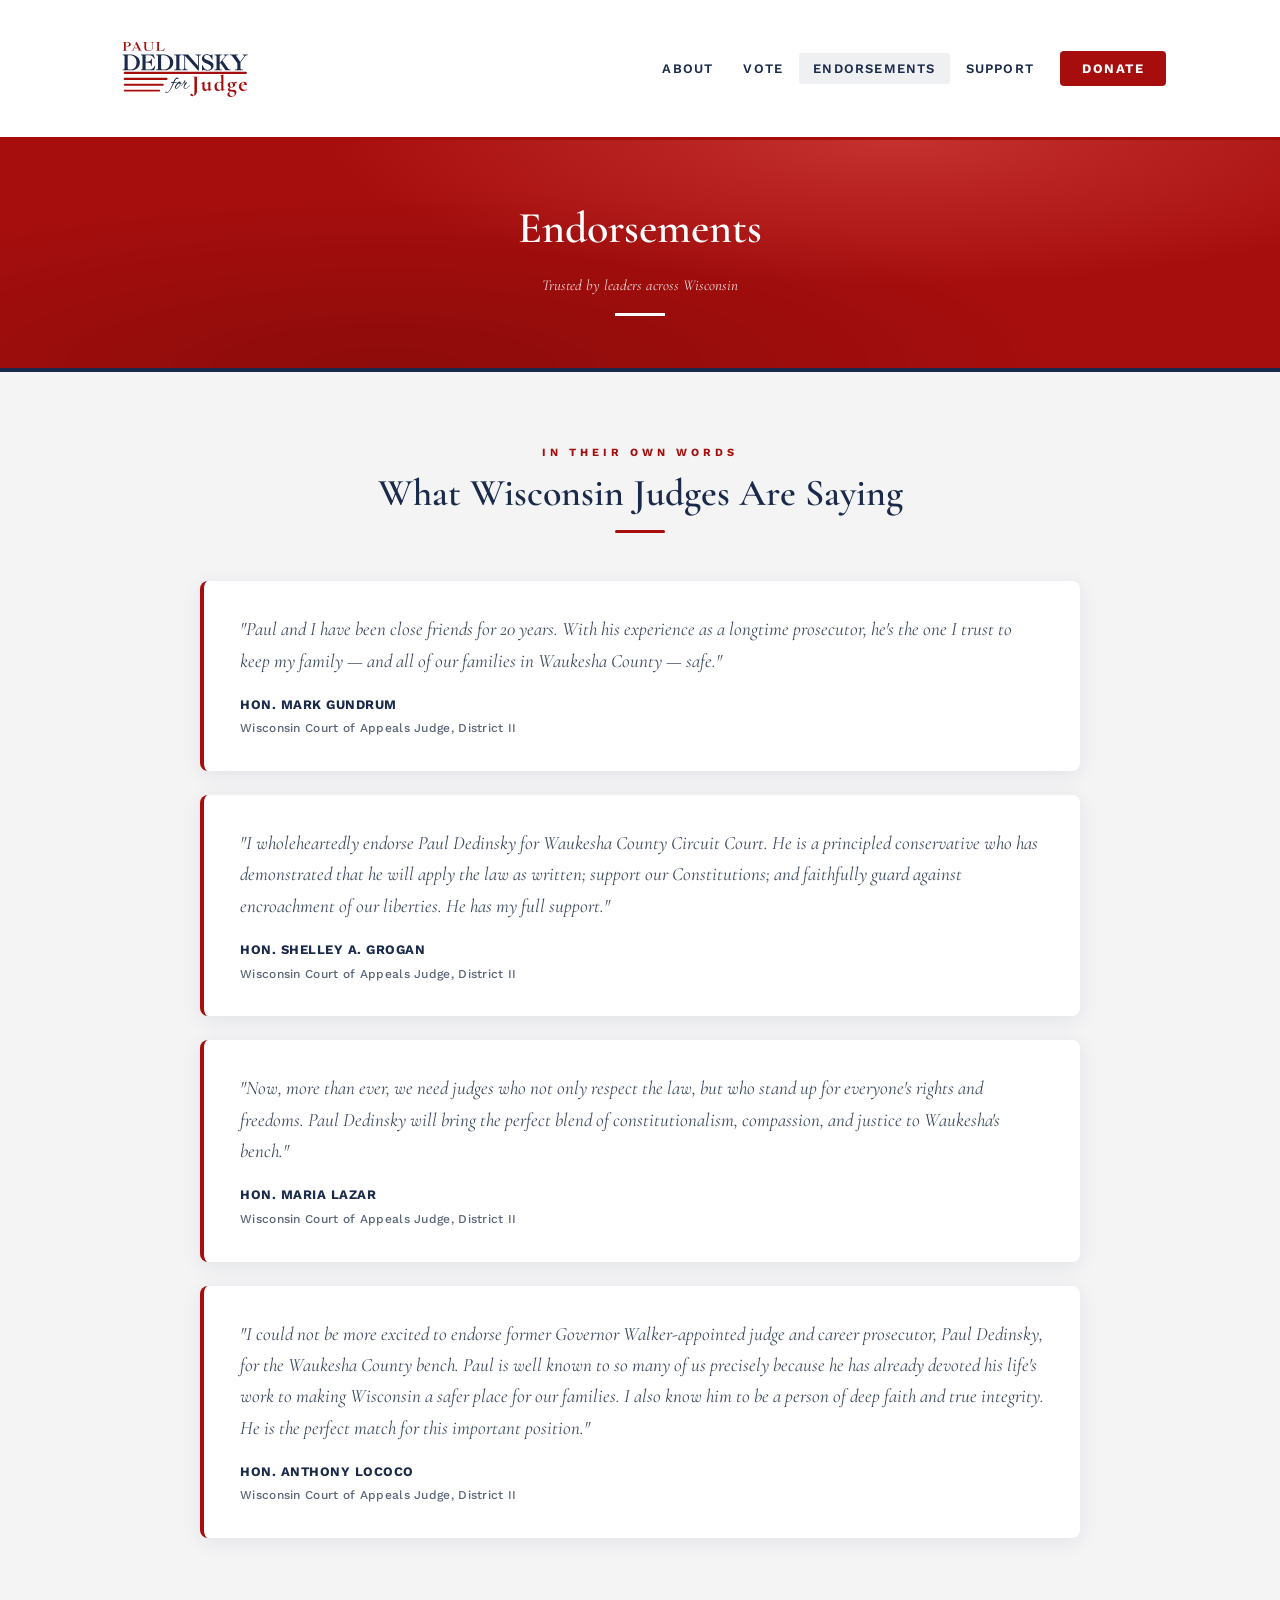
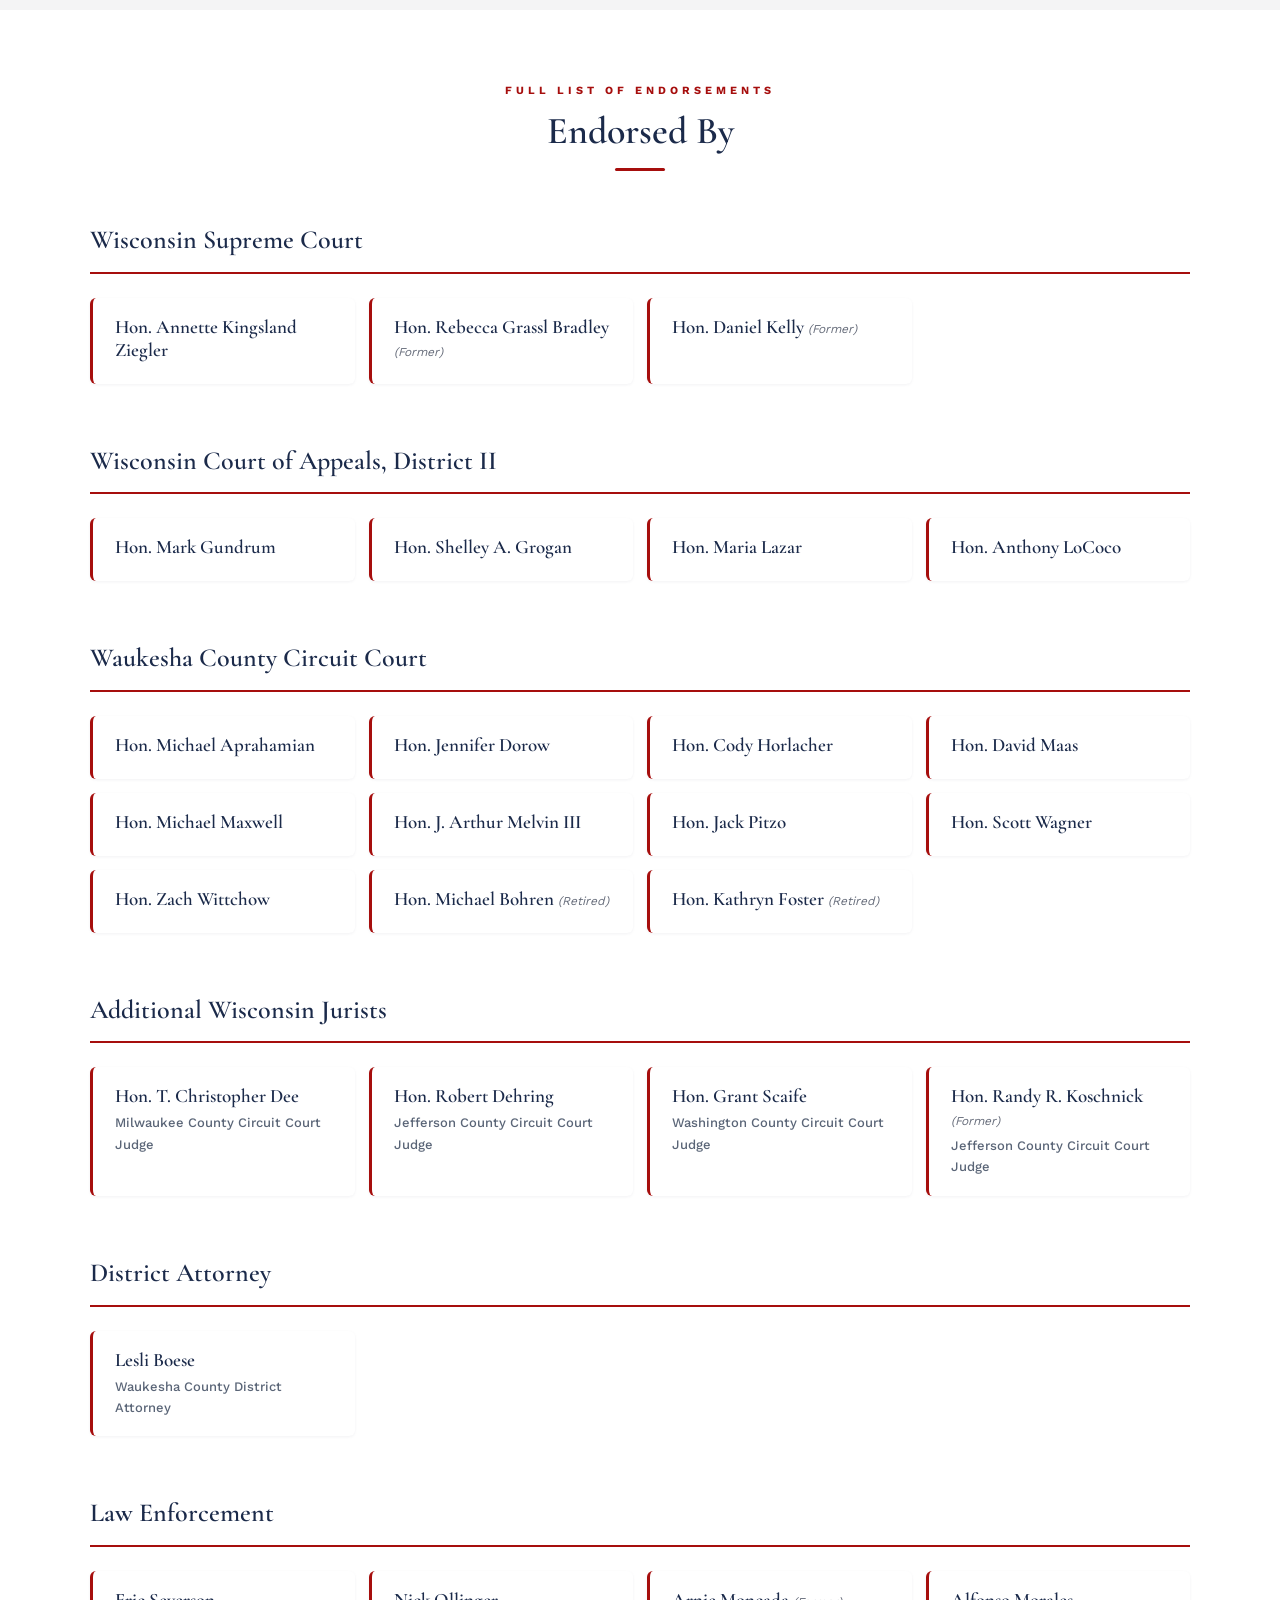
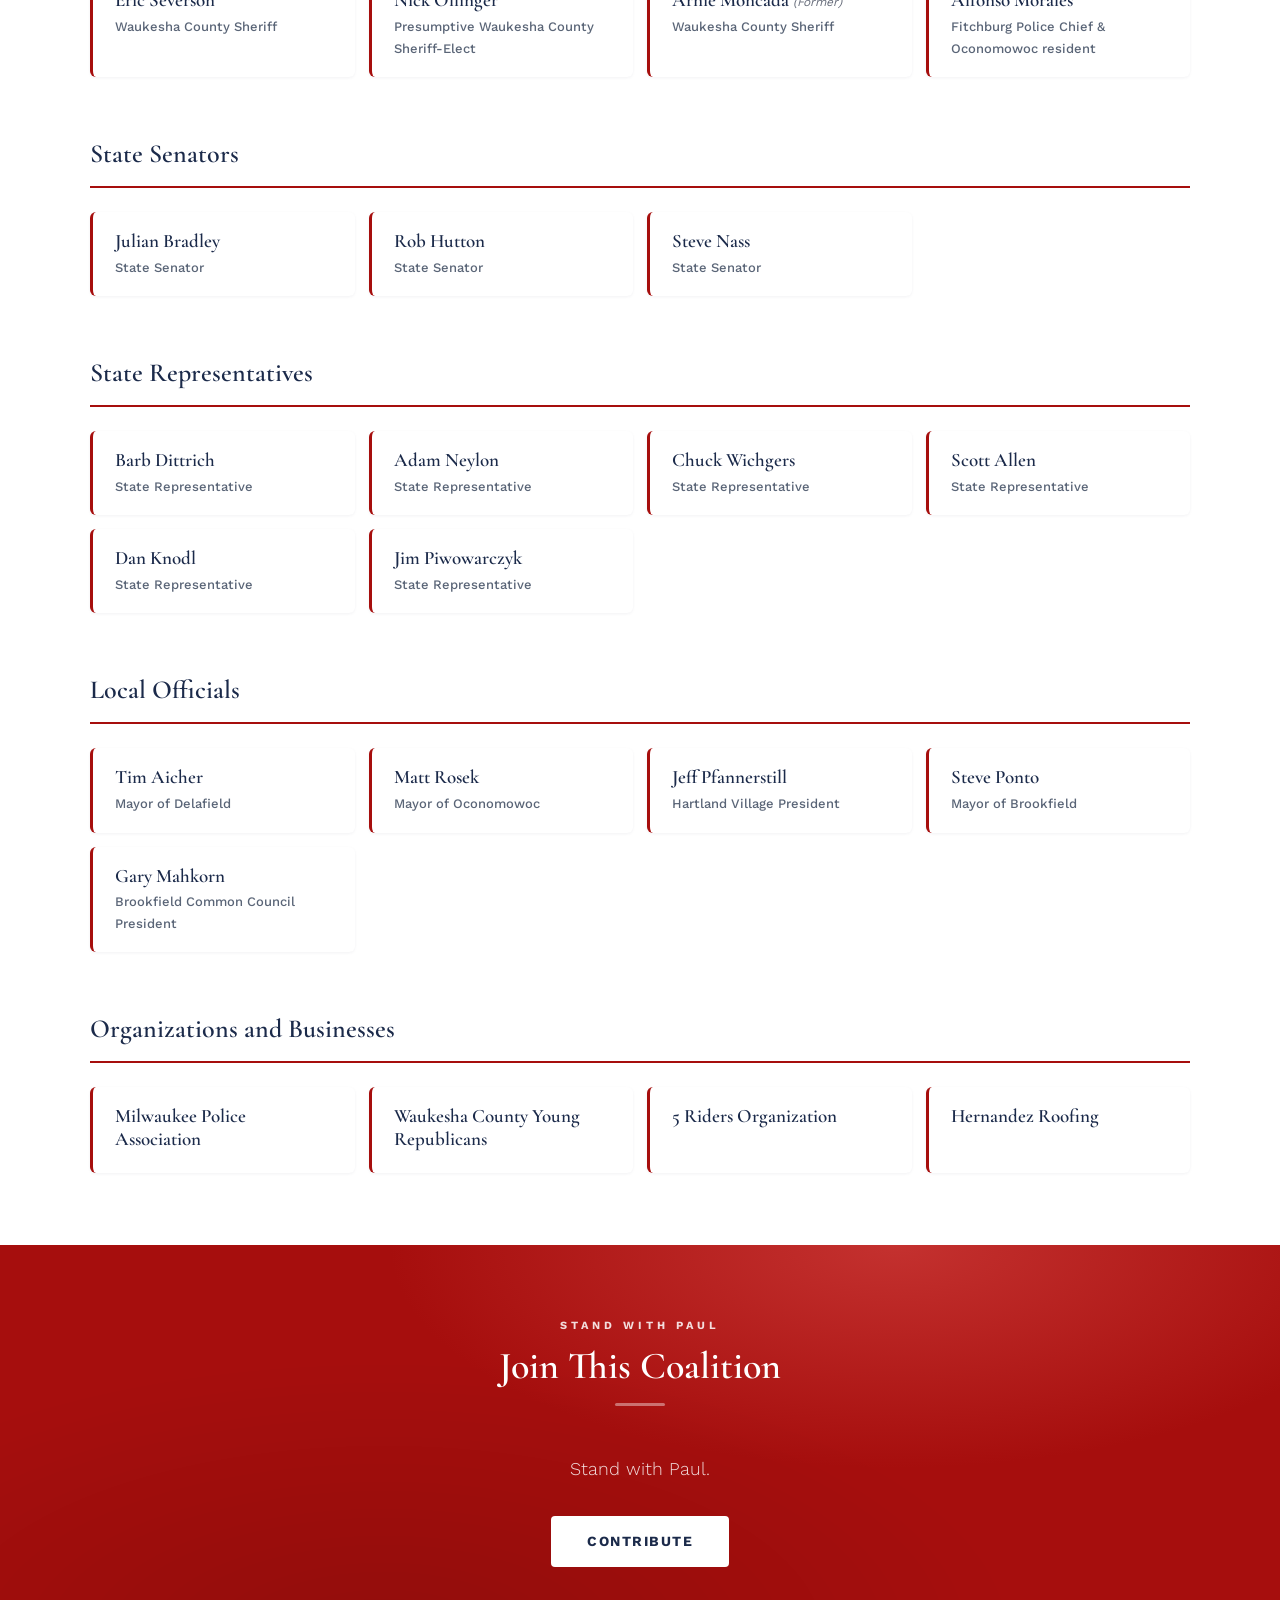
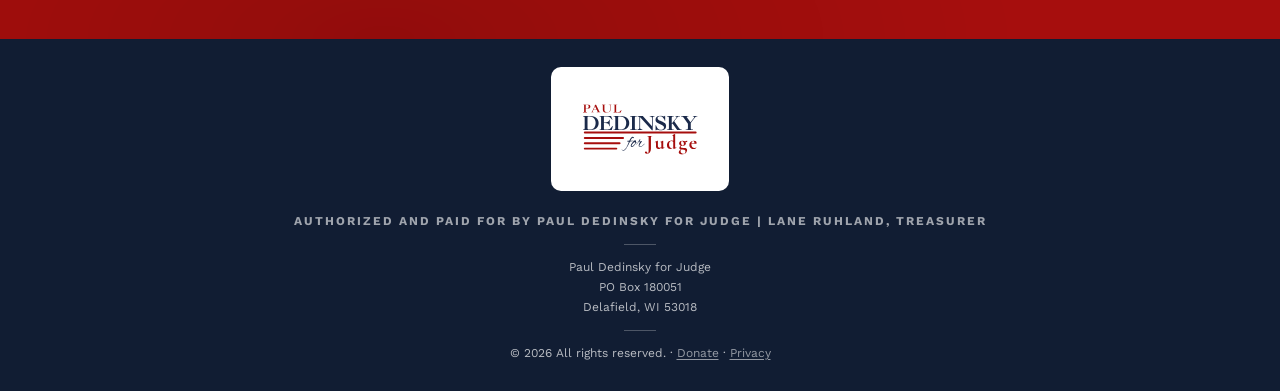
<file: endorsements.html>
<!DOCTYPE html>
<html lang="en">

<head>
  <meta charset="UTF-8">
  <meta name="viewport" content="width=device-width, initial-scale=1.0">
  <title>Endorsements — Dedinsky for Judge</title>
  <meta name="description" content="See who supports Paul Dedinsky for Waukesha County Circuit Court Judge.">
  <link rel="preload" as="font" type="font/woff2" href="/fonts/work-sans-normal-latin.woff2" crossorigin>
  <link rel="preload" as="font" type="font/woff2" href="/fonts/cormorant-garamond-normal-latin.woff2" crossorigin>
  <link rel="preload" as="font" type="font/woff2" href="/fonts/cormorant-garamond-italic-latin.woff2" crossorigin>
  <link rel="dns-prefetch" href="https://secure.winred.com">
  <link rel="stylesheet" href="/css/fonts.css">
  <link rel="stylesheet" href="/css/style.css">
  <link rel="icon" type="image/png" sizes="32x32" href="/favicon.png">
  <link rel="apple-touch-icon" href="/apple-touch-icon.png">
  <link rel="canonical" href="https://dedinsky4judge.com/endorsements">
  <link rel="manifest" href="/site.webmanifest">
  <meta name="theme-color" content="#1b2a4a">
  <meta name="apple-mobile-web-app-title" content="Dedinsky for Judge">
  <meta name="application-name" content="Dedinsky for Judge">
  <meta property="og:type" content="website">
  <meta property="og:url" content="https://dedinsky4judge.com/endorsements">
  <meta property="og:site_name" content="Dedinsky for Judge">
  <meta property="og:locale" content="en_US">
  <meta property="og:title" content="Endorsements — Dedinsky for Judge">
  <meta property="og:description" content="Endorsed by leaders across Wisconsin.">
  <meta property="og:image" content="https://dedinsky4judge.com/img/Paul%20Dedinsky1-social.jpg">
  <meta property="og:image:width" content="1200">
  <meta property="og:image:height" content="630">
  <meta property="og:image:alt" content="Paul Dedinsky for Waukesha County Circuit Court Judge">
  <meta name="twitter:card" content="summary_large_image">
  <meta name="twitter:title" content="Endorsements — Dedinsky for Judge">
  <meta name="twitter:description" content="Endorsed by leaders across Wisconsin.">
  <meta name="twitter:image" content="https://dedinsky4judge.com/img/Paul%20Dedinsky1-social.jpg">
  <script type="application/ld+json">
  {
    "@context": "https://schema.org",
    "@type": "BreadcrumbList",
    "itemListElement": [
      { "@type": "ListItem", "position": 1, "name": "Home", "item": "https://dedinsky4judge.com" },
      { "@type": "ListItem", "position": 2, "name": "Endorsements", "item": "https://dedinsky4judge.com/endorsements" }
    ]
  }
  </script>
</head>

<body>
  <a class="skip-link" href="#main">Skip to main content</a>

  <!-- include:nav -->
  <nav class="site-nav">
    <div class="nav-inner">
      <a href="/" class="nav-logo">
        <img src="/img/logo.svg" alt="Dedinsky for Judge" width="1056" height="816">
      </a>
      <button class="nav-toggle" aria-label="Menu" aria-controls="nav-menu" aria-expanded="false">☰</button>
      <ul id="nav-menu" class="nav-links">
        <li><a href="/about">About</a></li>
        <li><a href="/vote">Vote</a></li>
        <li><a href="/endorsements" class="active" aria-current="page">Endorsements</a></li>
        <li><a href="/support">Support</a></li>
        <li><a href="https://secure.winred.com/paul-dedinsky-for-judge/donate-today?amount=150" target="_blank"
            rel="noopener noreferrer" class="nav-donate">Donate</a></li>
      </ul>
    </div>
  </nav>
  <!-- /include:nav -->

  <main id="main">
    <div class="page-header">
      <h1>Endorsements</h1>
      <p>Trusted by leaders across Wisconsin</p>
      <div class="accent-bar"></div>
    </div>

    <section class="section section--light">
      <div class="section-inner">
        <div class="section-header">
          <div class="overline">In Their Own Words</div>
          <h2>What Wisconsin Judges Are Saying</h2>
          <div class="bar"></div>
        </div>
        <div class="featured-quotes">
          <div class="featured-quote">
            <p class="featured-quote-text">"Paul and I have been close friends for 20 years. With his experience as a
              longtime prosecutor, he's the one I trust to keep my family — and all of our families in Waukesha County —
              safe."</p>
            <div class="featured-quote-author">Hon. Mark Gundrum<span>Wisconsin Court of Appeals Judge, District
                II</span></div>
          </div>
          <div class="featured-quote">
            <p class="featured-quote-text">"I wholeheartedly endorse Paul Dedinsky for Waukesha County Circuit Court. He
              is a principled conservative who has demonstrated that he will apply the law as written; support our
              Constitutions; and faithfully guard against encroachment of our liberties. He has my full support."</p>
            <div class="featured-quote-author">Hon. Shelley A. Grogan<span>Wisconsin Court of Appeals Judge, District
                II</span></div>
          </div>
          <div class="featured-quote">
            <p class="featured-quote-text">"Now, more than ever, we need judges who not only respect the law, but who
              stand up for everyone's rights and freedoms. Paul Dedinsky will bring the perfect blend of
              constitutionalism, compassion, and justice to Waukesha's bench."</p>
            <div class="featured-quote-author">Hon. Maria Lazar<span>Wisconsin Court of Appeals Judge, District
                II</span></div>
          </div>
          <div class="featured-quote">
            <p class="featured-quote-text">"I could not be more excited to endorse former Governor Walker-appointed
              judge and career prosecutor, Paul Dedinsky, for the Waukesha County bench. Paul is well known to so many
              of us precisely because he has already devoted his life's work to making Wisconsin a safer place for our
              families. I also know him to be a person of deep faith and true integrity. He is the perfect match for
              this important position."</p>
            <div class="featured-quote-author">Hon. Anthony LoCoco<span>Wisconsin Court of Appeals Judge, District
                II</span></div>
          </div>
        </div>
      </div>
    </section>

    <section class="section section--white">
      <div class="section-inner">
        <div class="section-header">
          <div class="overline">Full List of Endorsements</div>
          <h2>Endorsed By</h2>
          <div class="bar"></div>
        </div>

        <div class="endorser-tier">
          <h3 class="endorser-tier-header">Wisconsin Supreme Court</h3>
          <div class="endorser-grid">
            <div class="endorser">
              <div class="endorser-name">Hon. Annette Kingsland Ziegler</div>
            </div>
            <div class="endorser">
              <div class="endorser-name">Hon. Rebecca Grassl Bradley <span class="endorser-note">(Former)</span></div>
            </div>
            <div class="endorser">
              <div class="endorser-name">Hon. Daniel Kelly <span class="endorser-note">(Former)</span></div>
            </div>
          </div>
        </div>

        <div class="endorser-tier">
          <h3 class="endorser-tier-header">Wisconsin Court of Appeals, District II</h3>
          <div class="endorser-grid">
            <div class="endorser">
              <div class="endorser-name">Hon. Mark Gundrum</div>
            </div>
            <div class="endorser">
              <div class="endorser-name">Hon. Shelley A. Grogan</div>
            </div>
            <div class="endorser">
              <div class="endorser-name">Hon. Maria Lazar</div>
            </div>
            <div class="endorser">
              <div class="endorser-name">Hon. Anthony LoCoco</div>
            </div>
          </div>
        </div>

        <div class="endorser-tier">
          <h3 class="endorser-tier-header">Waukesha County Circuit Court</h3>
          <div class="endorser-grid">
            <div class="endorser">
              <div class="endorser-name">Hon. Michael Aprahamian</div>
            </div>
            <div class="endorser">
              <div class="endorser-name">Hon. Jennifer Dorow</div>
            </div>
            <div class="endorser">
              <div class="endorser-name">Hon. Cody Horlacher</div>
            </div>
            <div class="endorser">
              <div class="endorser-name">Hon. David Maas</div>
            </div>
            <div class="endorser">
              <div class="endorser-name">Hon. Michael Maxwell</div>
            </div>
            <div class="endorser">
              <div class="endorser-name">Hon. J. Arthur Melvin III</div>
            </div>
            <div class="endorser">
              <div class="endorser-name">Hon. Jack Pitzo</div>
            </div>
            <div class="endorser">
              <div class="endorser-name">Hon. Scott Wagner</div>
            </div>
            <div class="endorser">
              <div class="endorser-name">Hon. Zach Wittchow</div>
            </div>
            <div class="endorser">
              <div class="endorser-name">Hon. Michael Bohren <span class="endorser-note">(Retired)</span></div>
            </div>
            <div class="endorser">
              <div class="endorser-name">Hon. Kathryn Foster <span class="endorser-note">(Retired)</span></div>
            </div>
          </div>
        </div>

        <div class="endorser-tier">
          <h3 class="endorser-tier-header">Additional Wisconsin Jurists</h3>
          <div class="endorser-grid">
            <div class="endorser">
              <div class="endorser-name">Hon. T. Christopher Dee</div>
              <div class="endorser-title">Milwaukee County Circuit Court Judge</div>
            </div>
            <div class="endorser">
              <div class="endorser-name">Hon. Robert Dehring</div>
              <div class="endorser-title">Jefferson County Circuit Court Judge</div>
            </div>
            <div class="endorser">
              <div class="endorser-name">Hon. Grant Scaife</div>
              <div class="endorser-title">Washington County Circuit Court Judge</div>
            </div>
            <div class="endorser">
              <div class="endorser-name">Hon. Randy R. Koschnick <span class="endorser-note">(Former)</span></div>
              <div class="endorser-title">Jefferson County Circuit Court Judge</div>
            </div>
          </div>
        </div>

        <div class="endorser-tier">
          <h3 class="endorser-tier-header">District Attorney</h3>
          <div class="endorser-grid">
            <div class="endorser">
              <div class="endorser-name">Lesli Boese</div>
              <div class="endorser-title">Waukesha County District Attorney</div>
            </div>
          </div>
        </div>

        <div class="endorser-tier">
          <h3 class="endorser-tier-header">Law Enforcement</h3>
          <div class="endorser-grid">
            <div class="endorser">
              <div class="endorser-name">Eric Severson</div>
              <div class="endorser-title">Waukesha County Sheriff</div>
            </div>
            <div class="endorser">
              <div class="endorser-name">Nick Ollinger</div>
              <div class="endorser-title">Presumptive Waukesha County Sheriff-Elect</div>
            </div>
            <div class="endorser">
              <div class="endorser-name">Arnie Moncada <span class="endorser-note">(Former)</span></div>
              <div class="endorser-title">Waukesha County Sheriff</div>
            </div>
            <div class="endorser">
              <div class="endorser-name">Alfonso Morales</div>
              <div class="endorser-title">Fitchburg Police Chief &amp; Oconomowoc resident</div>
            </div>
          </div>
        </div>

        <div class="endorser-tier">
          <h3 class="endorser-tier-header">State Senators</h3>
          <div class="endorser-grid">
            <div class="endorser">
              <div class="endorser-name">Julian Bradley</div>
              <div class="endorser-title">State Senator</div>
            </div>
            <div class="endorser">
              <div class="endorser-name">Rob Hutton</div>
              <div class="endorser-title">State Senator</div>
            </div>
            <div class="endorser">
              <div class="endorser-name">Steve Nass</div>
              <div class="endorser-title">State Senator</div>
            </div>
          </div>
        </div>

        <div class="endorser-tier">
          <h3 class="endorser-tier-header">State Representatives</h3>
          <div class="endorser-grid">
            <div class="endorser">
              <div class="endorser-name">Barb Dittrich</div>
              <div class="endorser-title">State Representative</div>
            </div>
            <div class="endorser">
              <div class="endorser-name">Adam Neylon</div>
              <div class="endorser-title">State Representative</div>
            </div>
            <div class="endorser">
              <div class="endorser-name">Chuck Wichgers</div>
              <div class="endorser-title">State Representative</div>
            </div>
            <div class="endorser">
              <div class="endorser-name">Scott Allen</div>
              <div class="endorser-title">State Representative</div>
            </div>
            <div class="endorser">
              <div class="endorser-name">Dan Knodl</div>
              <div class="endorser-title">State Representative</div>
            </div>
            <div class="endorser">
              <div class="endorser-name">Jim Piwowarczyk</div>
              <div class="endorser-title">State Representative</div>
            </div>
          </div>
        </div>

        <div class="endorser-tier">
          <h3 class="endorser-tier-header">Local Officials</h3>
          <div class="endorser-grid">
            <div class="endorser">
              <div class="endorser-name">Tim Aicher</div>
              <div class="endorser-title">Mayor of Delafield</div>
            </div>
            <div class="endorser">
              <div class="endorser-name">Matt Rosek</div>
              <div class="endorser-title">Mayor of Oconomowoc</div>
            </div>
            <div class="endorser">
              <div class="endorser-name">Jeff Pfannerstill</div>
              <div class="endorser-title">Hartland Village President</div>
            </div>
            <div class="endorser">
              <div class="endorser-name">Steve Ponto</div>
              <div class="endorser-title">Mayor of Brookfield</div>
            </div>
            <div class="endorser">
              <div class="endorser-name">Gary Mahkorn</div>
              <div class="endorser-title">Brookfield Common Council President</div>
            </div>
          </div>
        </div>

        <div class="endorser-tier">
          <h3 class="endorser-tier-header">Organizations and Businesses</h3>
          <div class="endorser-grid">
            <div class="endorser">
              <div class="endorser-name">Milwaukee Police Association</div>
            </div>
            <div class="endorser">
              <div class="endorser-name">Waukesha County Young Republicans</div>
            </div>
            <div class="endorser">
              <div class="endorser-name">5 Riders Organization</div>
            </div>
            <div class="endorser">
              <div class="endorser-name">Hernandez Roofing</div>
            </div>
          </div>
        </div>
      </div>
    </section>

    <section class="section section--red">
      <div class="section-inner" style="text-align:center;">
        <div class="section-header">
          <div class="overline">Stand With Paul</div>
          <h2>Join This Coalition</h2>
          <div class="bar"></div>
        </div>
        <p class="donate-copy">Stand with Paul.</p>
        <p style="margin-top:16px;">
          <a href="https://secure.winred.com/paul-dedinsky-for-judge/donate-today?amount=150" target="_blank"
            rel="noopener noreferrer" class="btn btn--white">Contribute</a>
        </p>
      </div>
    </section>
  </main>

  <!-- include:footer -->
  <footer class="site-footer">
    <div class="site-footer-logo-wrap"><img src="/img/logo.svg" alt="Dedinsky for Judge" width="1056" height="816"
        class="site-footer-logo"></div>
    <span class="paid-for"><span class="pf">Authorized and paid for by</span> <span class="pf">Paul Dedinsky for Judge<span class="pf-bar"> |</span></span> <span class="pf">Lane Ruhland, Treasurer</span></span>
    <address class="mailing-address">Paul Dedinsky for Judge<br>
      PO Box 180051<br>
      Delafield, WI 53018</address>
    &copy; 2026 All rights reserved. · <a href="/donate">Donate</a> · <a href="/privacy">Privacy</a>
  </footer>
  <!-- /include:footer -->

  <script src="/js/nav.js"></script>
</body>

</html>
</file>
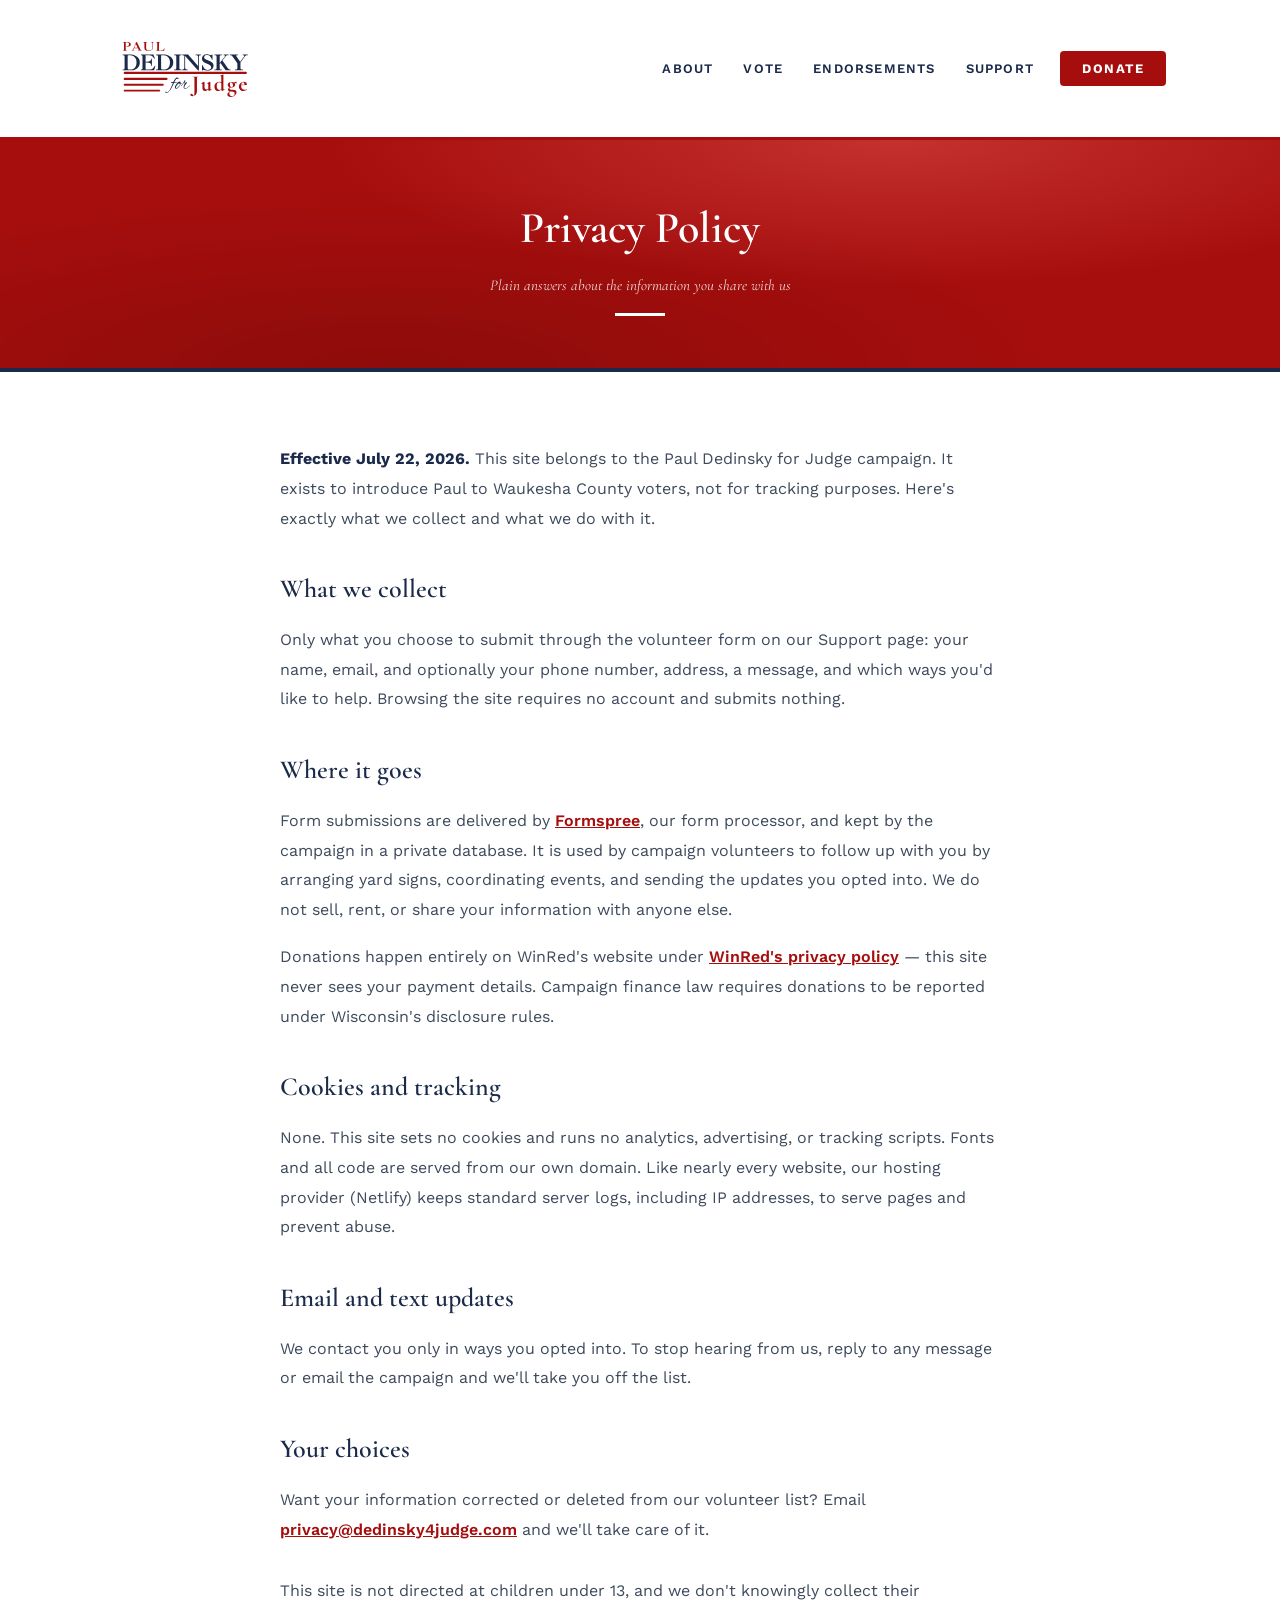
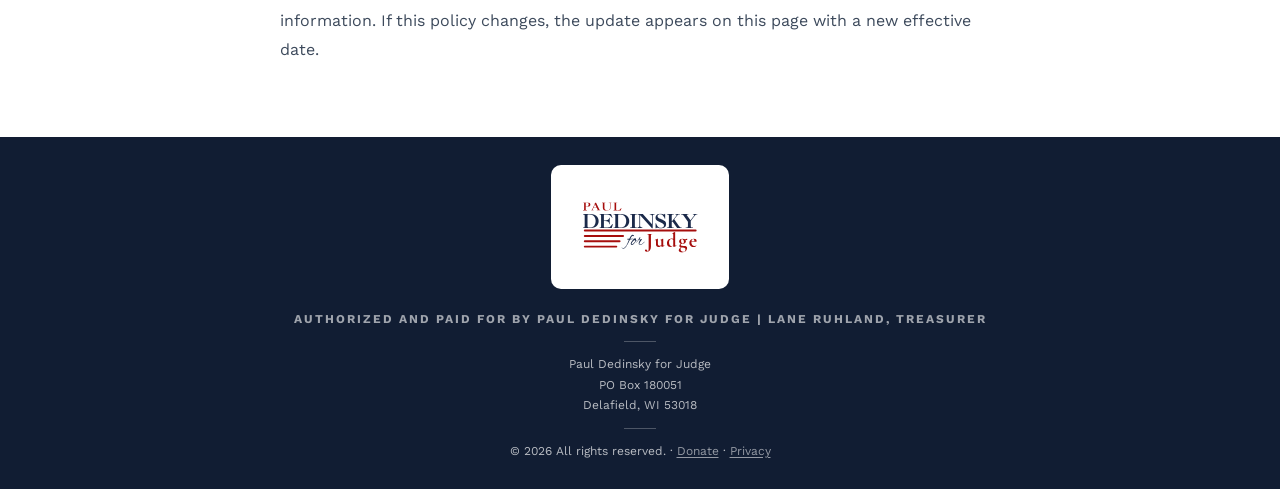
<file: privacy.html>
<!DOCTYPE html>
<html lang="en">

<head>
  <meta charset="UTF-8">
  <meta name="viewport" content="width=device-width, initial-scale=1.0">
  <title>Privacy Policy — Dedinsky for Judge</title>
  <meta name="description" content="How the Dedinsky for Judge campaign handles information you share with us.">
  <link rel="preload" as="font" type="font/woff2" href="/fonts/work-sans-normal-latin.woff2" crossorigin>
  <link rel="preload" as="font" type="font/woff2" href="/fonts/cormorant-garamond-normal-latin.woff2" crossorigin>
  <link rel="preload" as="font" type="font/woff2" href="/fonts/cormorant-garamond-italic-latin.woff2" crossorigin>
  <link rel="dns-prefetch" href="https://secure.winred.com">
  <link rel="stylesheet" href="/css/fonts.css">
  <link rel="stylesheet" href="/css/style.css">
  <link rel="icon" type="image/png" sizes="32x32" href="/favicon.png">
  <link rel="apple-touch-icon" href="/apple-touch-icon.png">
  <link rel="canonical" href="https://dedinsky4judge.com/privacy">
  <link rel="manifest" href="/site.webmanifest">
  <meta name="theme-color" content="#1b2a4a">
  <meta name="apple-mobile-web-app-title" content="Dedinsky for Judge">
  <meta name="application-name" content="Dedinsky for Judge">
  <meta property="og:type" content="website">
  <meta property="og:url" content="https://dedinsky4judge.com/privacy">
  <meta property="og:site_name" content="Dedinsky for Judge">
  <meta property="og:locale" content="en_US">
  <meta property="og:title" content="Privacy Policy — Dedinsky for Judge">
  <meta property="og:description" content="How the Dedinsky for Judge campaign handles information you share with us.">
  <meta property="og:image" content="https://dedinsky4judge.com/img/Paul%20Dedinsky1-social.jpg">
  <meta property="og:image:width" content="1200">
  <meta property="og:image:height" content="630">
  <meta property="og:image:alt" content="Paul Dedinsky for Waukesha County Circuit Court Judge">
  <meta name="twitter:card" content="summary_large_image">
  <meta name="twitter:title" content="Privacy Policy — Dedinsky for Judge">
  <meta name="twitter:description" content="How the Dedinsky for Judge campaign handles information you share with us.">
  <meta name="twitter:image" content="https://dedinsky4judge.com/img/Paul%20Dedinsky1-social.jpg">
</head>

<body>
  <a class="skip-link" href="#main">Skip to main content</a>

  <!-- include:nav -->
  <nav class="site-nav">
    <div class="nav-inner">
      <a href="/" class="nav-logo">
        <img src="/img/logo.svg" alt="Dedinsky for Judge" width="1056" height="816">
      </a>
      <button class="nav-toggle" aria-label="Menu" aria-controls="nav-menu" aria-expanded="false">☰</button>
      <ul id="nav-menu" class="nav-links">
        <li><a href="/about">About</a></li>
        <li><a href="/vote">Vote</a></li>
        <li><a href="/endorsements">Endorsements</a></li>
        <li><a href="/support">Support</a></li>
        <li><a href="https://secure.winred.com/paul-dedinsky-for-judge/donate-today?amount=150" target="_blank"
            rel="noopener noreferrer" class="nav-donate">Donate</a></li>
      </ul>
    </div>
  </nav>
  <!-- /include:nav -->

  <main id="main">
    <div class="page-header">
      <h1>Privacy Policy</h1>
      <p>Plain answers about the information you share with us</p>
      <div class="accent-bar"></div>
    </div>

    <section class="section section--white">
      <div class="section-inner" style="max-width:720px;">
        <div class="prose">
          <p><strong>Effective July 22, 2026.</strong> This site belongs to the Paul Dedinsky for Judge campaign.
            It exists to introduce Paul to Waukesha County voters, not for tracking purposes. Here's exactly what we
            collect and what we do with it.</p>

          <h2 class="prose-h2">What we collect</h2>
          <p>Only what you choose to submit through the volunteer form on our Support page: your name, email,
            and optionally your phone number, address, a message, and which ways you'd like to help. Browsing
            the site requires no account and submits nothing.</p>

          <h2 class="prose-h2">Where it goes</h2>
          <p>Form submissions are delivered by <a href="https://formspree.io/legal/privacy-policy/" target="_blank"
              rel="noopener noreferrer" class="text-link">Formspree</a>, our form
            processor, and kept by the campaign in a private database. It is used by campaign volunteers to
            follow up with you by arranging yard signs, coordinating events, and sending the updates you opted
            into. We do not sell, rent, or share your information with anyone else.</p>
          <p>Donations happen entirely on WinRed's website under
            <a href="https://winred.com/privacy" target="_blank" rel="noopener noreferrer"
              class="text-link">WinRed's privacy policy</a> — this site never sees your
            payment details. Campaign finance law requires donations to be reported under Wisconsin's disclosure
            rules.</p>

          <h2 class="prose-h2">Cookies and tracking</h2>
          <p>None. This site sets no cookies and runs no analytics, advertising, or tracking scripts. Fonts and
            all code are served from our own domain. Like nearly every website, our hosting provider (Netlify)
            keeps standard server logs, including IP addresses, to serve pages and prevent abuse.</p>

          <h2 class="prose-h2">Email and text updates</h2>
          <p>We contact you only in ways you opted into. To stop hearing from us, reply to any message or email
            the campaign and we'll take you off the list.</p>

          <h2 class="prose-h2">Your choices</h2>
          <p>Want your information corrected or deleted from our volunteer list? Email
            <a href="mailto:privacy@dedinsky4judge.com" class="text-link">privacy@dedinsky4judge.com</a>
            and we'll take care of it.</p>

          <p style="margin-top:32px;">This site is not directed at children under 13, and we don't knowingly
            collect their information. If this policy changes, the update appears on this page with a new
            effective date.</p>
        </div>
      </div>
    </section>
  </main>

  <!-- include:footer -->
  <footer class="site-footer">
    <div class="site-footer-logo-wrap"><img src="/img/logo.svg" alt="Dedinsky for Judge" width="1056" height="816"
        class="site-footer-logo"></div>
    <span class="paid-for"><span class="pf">Authorized and paid for by</span> <span class="pf">Paul Dedinsky for Judge<span class="pf-bar"> |</span></span> <span class="pf">Lane Ruhland, Treasurer</span></span>
    <address class="mailing-address">Paul Dedinsky for Judge<br>
      PO Box 180051<br>
      Delafield, WI 53018</address>
    &copy; 2026 All rights reserved. · <a href="/donate">Donate</a> · <a href="/privacy">Privacy</a>
  </footer>
  <!-- /include:footer -->

  <script src="/js/nav.js"></script>
</body>

</html>
</file>
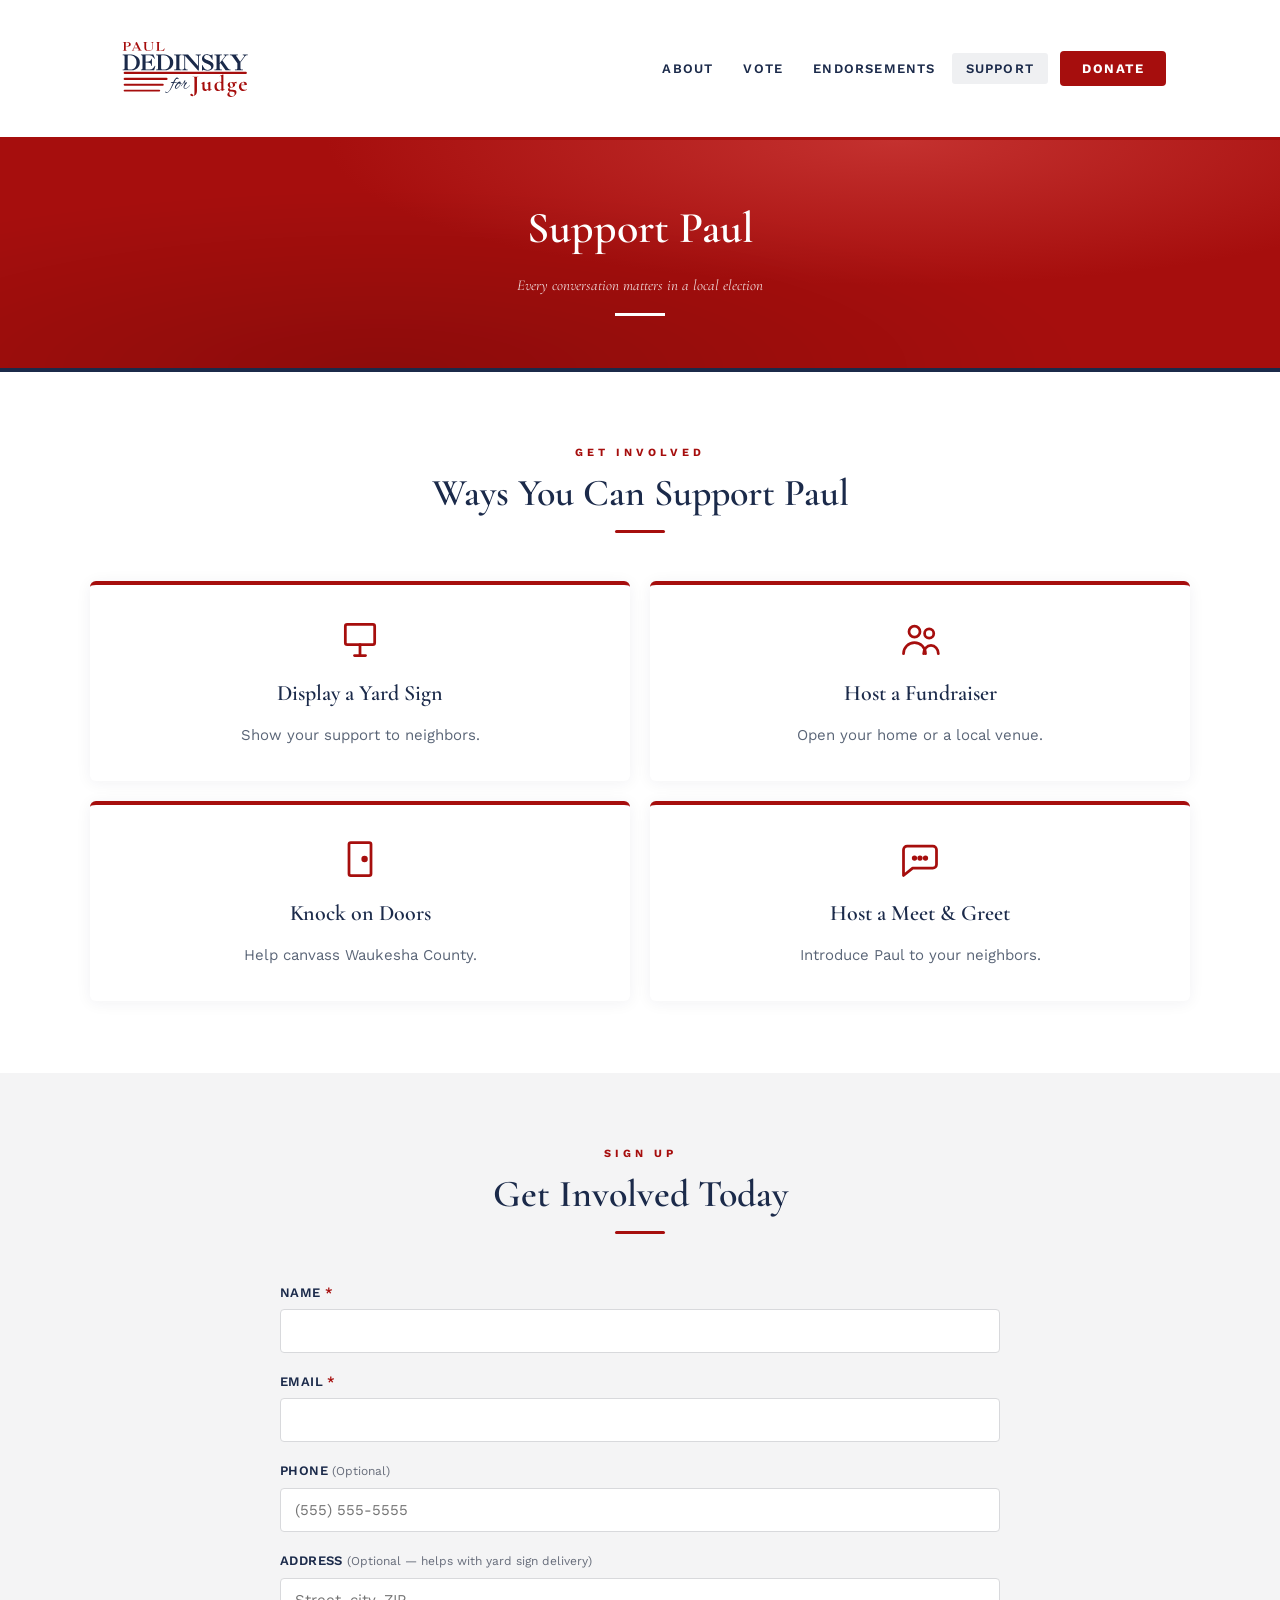
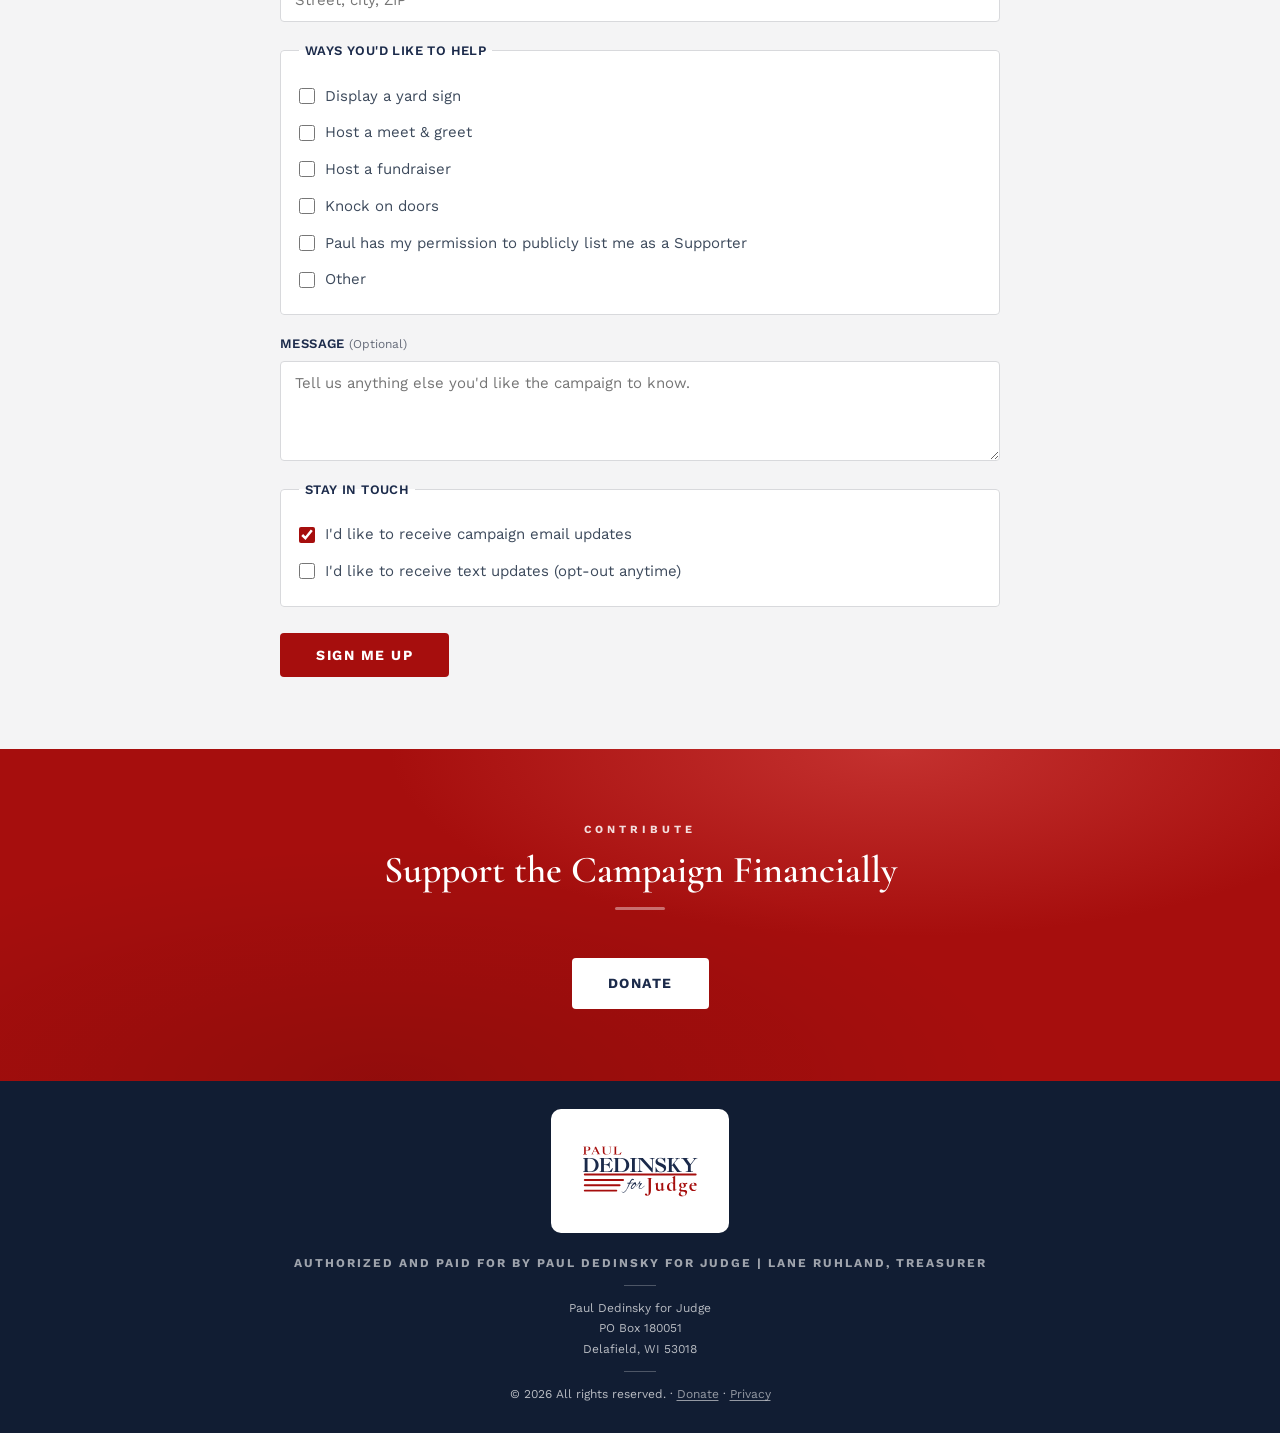
<file: support.html>
<!DOCTYPE html>
<html lang="en">

<head>
  <meta charset="UTF-8">
  <meta name="viewport" content="width=device-width, initial-scale=1.0">
  <title>Support — Dedinsky for Judge</title>
  <meta name="description"
    content="Get involved with Paul Dedinsky's campaign for Waukesha County Circuit Court Judge.">
  <link rel="preload" as="font" type="font/woff2" href="/fonts/work-sans-normal-latin.woff2" crossorigin>
  <link rel="preload" as="font" type="font/woff2" href="/fonts/cormorant-garamond-normal-latin.woff2" crossorigin>
  <link rel="preload" as="font" type="font/woff2" href="/fonts/cormorant-garamond-italic-latin.woff2" crossorigin>
  <link rel="dns-prefetch" href="https://secure.winred.com">
  <link rel="stylesheet" href="/css/fonts.css">
  <link rel="stylesheet" href="/css/style.css">
  <link rel="icon" type="image/png" sizes="32x32" href="/favicon.png">
  <link rel="apple-touch-icon" href="/apple-touch-icon.png">
  <link rel="canonical" href="https://dedinsky4judge.com/support">
  <link rel="manifest" href="/site.webmanifest">
  <meta name="theme-color" content="#1b2a4a">
  <meta name="apple-mobile-web-app-title" content="Dedinsky for Judge">
  <meta name="application-name" content="Dedinsky for Judge">
  <meta property="og:type" content="website">
  <meta property="og:url" content="https://dedinsky4judge.com/support">
  <meta property="og:site_name" content="Dedinsky for Judge">
  <meta property="og:locale" content="en_US">
  <meta property="og:title" content="Support Paul — Dedinsky for Judge">
  <meta property="og:description"
    content="Yard signs, fundraisers, door-knocking, meet & greets. Get involved with the Dedinsky for Judge campaign.">
  <meta property="og:image" content="https://dedinsky4judge.com/img/Paul%20Dedinsky1-social.jpg">
  <meta property="og:image:width" content="1200">
  <meta property="og:image:height" content="630">
  <meta property="og:image:alt" content="Paul Dedinsky for Waukesha County Circuit Court Judge">
  <meta name="twitter:card" content="summary_large_image">
  <meta name="twitter:title" content="Support Paul — Dedinsky for Judge">
  <meta name="twitter:description"
    content="Yard signs, fundraisers, door-knocking, meet & greets. Get involved with the Dedinsky for Judge campaign.">
  <meta name="twitter:image" content="https://dedinsky4judge.com/img/Paul%20Dedinsky1-social.jpg">
  <script type="application/ld+json">
  {
    "@context": "https://schema.org",
    "@type": "BreadcrumbList",
    "itemListElement": [
      { "@type": "ListItem", "position": 1, "name": "Home", "item": "https://dedinsky4judge.com" },
      { "@type": "ListItem", "position": 2, "name": "Support", "item": "https://dedinsky4judge.com/support" }
    ]
  }
  </script>
</head>

<body>
  <a class="skip-link" href="#main">Skip to main content</a>

  <!-- include:nav -->
  <nav class="site-nav">
    <div class="nav-inner">
      <a href="/" class="nav-logo">
        <img src="/img/logo.svg" alt="Dedinsky for Judge" width="1056" height="816">
      </a>
      <button class="nav-toggle" aria-label="Menu" aria-controls="nav-menu" aria-expanded="false">☰</button>
      <ul id="nav-menu" class="nav-links">
        <li><a href="/about">About</a></li>
        <li><a href="/vote">Vote</a></li>
        <li><a href="/endorsements">Endorsements</a></li>
        <li><a href="/support" class="active" aria-current="page">Support</a></li>
        <li><a href="https://secure.winred.com/paul-dedinsky-for-judge/donate-today?amount=150" target="_blank"
            rel="noopener noreferrer" class="nav-donate">Donate</a></li>
      </ul>
    </div>
  </nav>
  <!-- /include:nav -->

  <main id="main">
    <div class="page-header">
      <h1>Support Paul</h1>
      <p>Every conversation matters in a local election</p>
      <div class="accent-bar"></div>
    </div>

    <section class="section section--white">
      <div class="section-inner">
        <div class="section-header">
          <div class="overline">Get Involved</div>
          <h2>Ways You Can Support Paul</h2>
          <div class="bar"></div>
        </div>
        <div class="card-grid card-grid--2">
          <div class="card" style="text-align:center;">
            <div class="feature-icon"><svg class="icon-svg" viewBox="0 0 24 24" aria-hidden="true">
                <rect x="4" y="4" width="16" height="11" rx="1" />
                <path d="M12 15v6" />
                <path d="M9 21h6" />
              </svg></div>
            <h3>Display a Yard Sign</h3>
            <p>Show your support to neighbors.</p>
          </div>
          <div class="card" style="text-align:center;">
            <div class="feature-icon"><svg class="icon-svg" viewBox="0 0 24 24" aria-hidden="true">
                <circle cx="9" cy="8" r="3" />
                <circle cx="17" cy="9" r="2.5" />
                <path d="M3 20c0-3.3 2.7-6 6-6s6 2.7 6 6" />
                <path d="M14 20c0-2.5 1.8-4.5 4-4.5s4 2 4 4.5" />
              </svg></div>
            <h3>Host a Fundraiser</h3>
            <p>Open your home or a local venue.</p>
          </div>
          <div class="card" style="text-align:center;">
            <div class="feature-icon"><svg class="icon-svg" viewBox="0 0 24 24" aria-hidden="true">
                <rect x="6" y="3" width="12" height="18" rx="1" />
                <circle cx="14.5" cy="12" r="1" fill="currentColor" />
              </svg></div>
            <h3>Knock on Doors</h3>
            <p>Help canvass Waukesha County.</p>
          </div>
          <div class="card" style="text-align:center;">
            <div class="feature-icon"><svg class="icon-svg" viewBox="0 0 24 24" aria-hidden="true">
                <path d="M3 17V7a2 2 0 012-2h14a2 2 0 012 2v8a2 2 0 01-2 2H8l-5 4z" />
                <circle cx="9" cy="11.5" r="0.7" fill="currentColor" />
                <circle cx="12" cy="11.5" r="0.7" fill="currentColor" />
                <circle cx="15" cy="11.5" r="0.7" fill="currentColor" />
              </svg></div>
            <h3>Host a Meet &amp; Greet</h3>
            <p>Introduce Paul to your neighbors.</p>
          </div>
        </div>
      </div>
    </section>

    <section class="section section--light">
      <div class="section-inner" style="max-width:720px;">
        <div class="section-header">
          <div class="overline">Sign Up</div>
          <h2>Get Involved Today</h2>
          <div class="bar"></div>
        </div>

        <div data-fs-success class="form-success" role="status" aria-live="polite" aria-atomic="true" tabindex="-1"
          hidden>
          <strong>Thanks for signing up!</strong> The campaign will be in touch soon.
        </div>
        <div data-fs-error class="form-error" role="alert" aria-live="assertive" aria-atomic="true" tabindex="-1">
        </div>

        <form id="support-form" class="support-form" action="https://formspree.io/f/mojyzvpo" method="POST">
          <div class="form-row">
            <label for="name">Name <span class="required">*</span></label>
            <input type="text" id="name" name="name" data-fs-field autocomplete="name" aria-describedby="name-error"
              required>
            <span id="name-error" data-fs-error="name" class="field-error" role="alert" aria-live="assertive"
              aria-atomic="true"></span>
          </div>

          <div class="form-row">
            <label for="email">Email <span class="required">*</span></label>
            <input type="email" id="email" name="email" data-fs-field autocomplete="email"
              aria-describedby="email-error" required>
            <span id="email-error" data-fs-error="email" class="field-error" role="alert" aria-live="assertive"
              aria-atomic="true"></span>
          </div>

          <div class="form-row">
            <label for="phone">Phone <span class="optional">(Optional)</span></label>
            <input type="tel" id="phone" name="phone" data-fs-field autocomplete="tel" placeholder="(555) 555-5555"
              aria-describedby="phone-error">
            <span id="phone-error" data-fs-error="phone" class="field-error" role="alert" aria-live="assertive"
              aria-atomic="true"></span>
          </div>

          <div class="form-row">
            <label for="address">Address <span class="optional">(Optional — helps with yard sign delivery)</span></label>
            <input type="text" id="address" name="address" data-fs-field autocomplete="address-line1"
              placeholder="Street, city, ZIP" aria-describedby="address-error">
            <span id="address-error" data-fs-error="address" class="field-error" role="alert" aria-live="assertive"
              aria-atomic="true"></span>
          </div>

          <fieldset class="form-checkboxes">
            <legend>Ways you'd like to help</legend>
            <label class="check"><input type="checkbox" name="help_yard_sign" value="Yes"> Display a yard sign</label>
            <label class="check"><input type="checkbox" name="help_meet_greet" value="Yes"> Host a meet &amp;
              greet</label>
            <label class="check"><input type="checkbox" name="help_fundraiser" value="Yes"> Host a fundraiser</label>
            <label class="check"><input type="checkbox" name="help_knock_doors" value="Yes"> Knock on doors</label>
            <label class="check"><input type="checkbox" name="help_public_supporter" value="Yes"> Paul has my permission
              to publicly list me as a Supporter</label>
            <label class="check"><input type="checkbox" name="help_other" value="Yes"> Other</label>
          </fieldset>

          <div class="form-row">
            <label for="message">Message <span class="optional">(Optional)</span></label>
            <textarea id="message" name="message" data-fs-field rows="4"
              placeholder="Tell us anything else you'd like the campaign to know."
              aria-describedby="message-error"></textarea>
            <span id="message-error" data-fs-error="message" class="field-error" role="alert" aria-live="assertive"
              aria-atomic="true"></span>
          </div>

          <fieldset class="form-checkboxes">
            <legend>Stay in touch</legend>
            <label class="check"><input type="checkbox" name="updates_email" value="Yes" checked> I'd like to receive
              campaign email updates</label>
            <label class="check"><input type="checkbox" name="updates_text" value="Yes"> I'd like to receive text
              updates (opt-out anytime)</label>
          </fieldset>

          <input type="hidden" name="_subject" value="New supporter signup — dedinsky4judge.com">
          <input type="text" name="_gotcha" tabindex="-1" autocomplete="off" aria-hidden="true">

          <button type="submit" data-fs-submit-btn class="btn btn--red">Sign Me Up</button>
        </form>
      </div>
    </section>

    <section class="section section--red">
      <div class="section-inner" style="text-align:center;">
        <div class="section-header">
          <div class="overline">Contribute</div>
          <h2>Support the Campaign Financially</h2>
          <div class="bar"></div>
        </div>
        <p style="margin-top:16px;">
          <a href="https://secure.winred.com/paul-dedinsky-for-judge/donate-today?amount=150" target="_blank"
            rel="noopener noreferrer" class="btn btn--white">Donate</a>
        </p>
      </div>
    </section>
  </main>

  <!-- include:footer -->
  <footer class="site-footer">
    <div class="site-footer-logo-wrap"><img src="/img/logo.svg" alt="Dedinsky for Judge" width="1056" height="816"
        class="site-footer-logo"></div>
    <span class="paid-for"><span class="pf">Authorized and paid for by</span> <span class="pf">Paul Dedinsky for Judge<span class="pf-bar"> |</span></span> <span class="pf">Lane Ruhland, Treasurer</span></span>
    <address class="mailing-address">Paul Dedinsky for Judge<br>
      PO Box 180051<br>
      Delafield, WI 53018</address>
    &copy; 2026 All rights reserved. · <a href="/donate">Donate</a> · <a href="/privacy">Privacy</a>
  </footer>
  <!-- /include:footer -->

  <script src="/js/nav.js"></script>
  <script src="/js/formspree-init.js"></script>
  <script src="/js/formspree-ajax-1.1.5.js" defer></script>
</body>

</html>
</file>
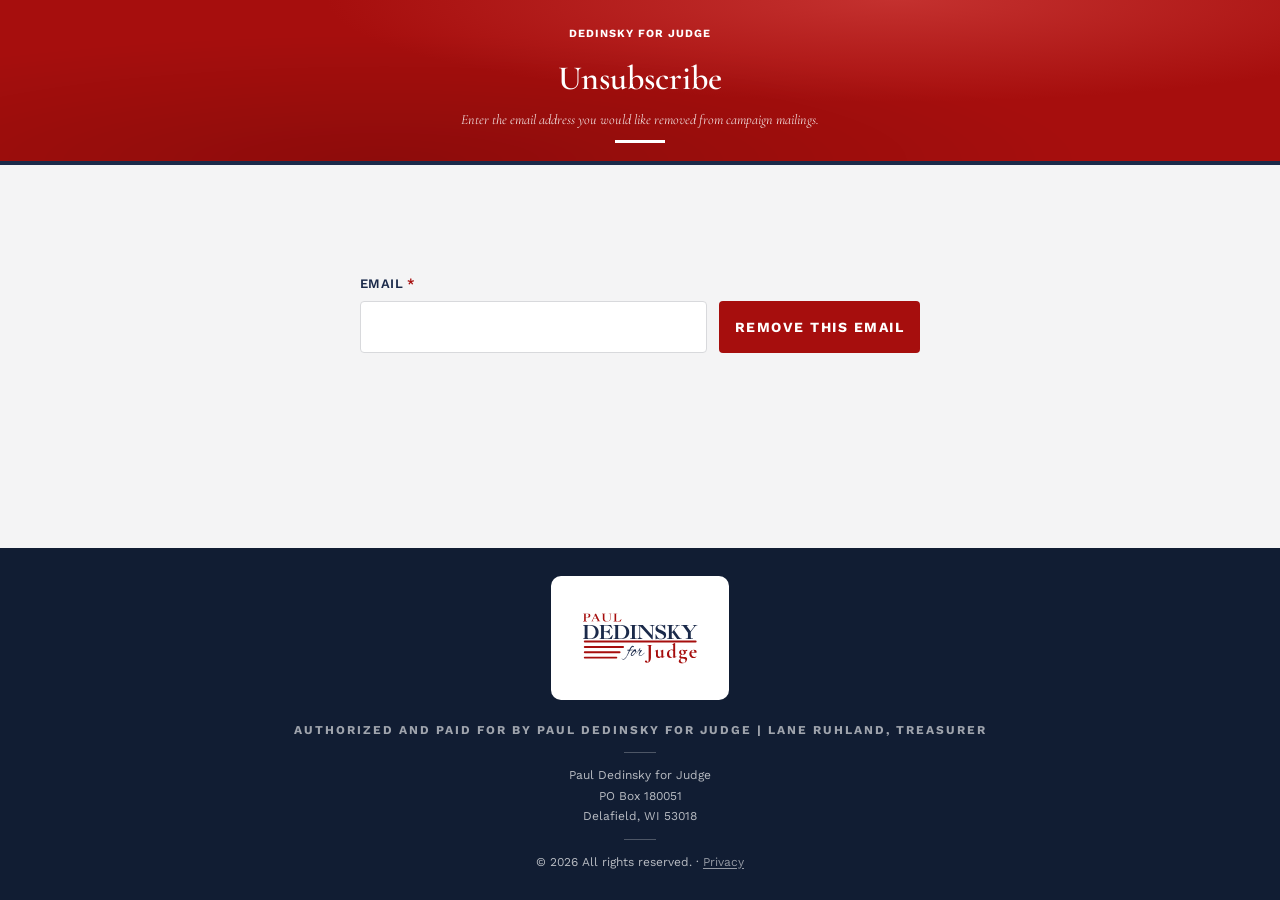
<file: unsubscribe.html>
<!DOCTYPE html>
<html lang="en">

<head>
  <meta charset="UTF-8">
  <meta name="viewport" content="width=device-width, initial-scale=1.0">
  <title>Unsubscribe — Dedinsky for Judge</title>
  <meta name="description" content="Remove an email address from future Dedinsky for Judge campaign mailings.">
  <meta name="robots" content="noindex">
  <link rel="preload" as="font" type="font/woff2" href="/fonts/work-sans-normal-latin.woff2" crossorigin>
  <link rel="preload" as="font" type="font/woff2" href="/fonts/cormorant-garamond-normal-latin.woff2" crossorigin>
  <link rel="stylesheet" href="/css/fonts.css">
  <link rel="stylesheet" href="/css/style.css">
  <style>
    /* This unlisted page has no shared navigation, so its header and form can be
       intentionally tighter without changing the campaign's shared page layout. */
    .unsubscribe-page .page-header {
      padding: 20px 20px 18px;
    }

    .unsubscribe-page .unsubscribe-home {
      font-size: 11px;
      margin-bottom: 8px;
    }

    .unsubscribe-page .page-header h1 {
      font-size: 34px;
      margin-bottom: 4px;
    }

    .unsubscribe-page .page-header p {
      font-size: 14px;
      line-height: 1.35;
    }

    .unsubscribe-page .page-header .accent-bar {
      margin-top: 10px;
    }

    .unsubscribe-page .unsubscribe-section {
      align-items: flex-start;
      padding: 28px 20px;
    }

    .unsubscribe-page .unsubscribe-notice {
      display: none;
    }

    .unsubscribe-page .unsubscribe-notice:has([data-fs-active]) {
      display: block;
      box-sizing: border-box;
      left: 0;
      position: absolute;
      right: 0;
      top: 0;
      z-index: 1;
    }

    .unsubscribe-page .unsubscribe-notice .form-success,
    .unsubscribe-page .unsubscribe-notice .form-error {
      margin-bottom: 0;
      padding-right: 52px;
    }

    .unsubscribe-page .unsubscribe-notice .form-error {
      background: var(--white);
      border: 1px solid var(--red);
      border-radius: 4px;
      padding: 16px 52px 16px 20px;
    }

    .unsubscribe-page .unsubscribe-notice-close {
      background: transparent;
      border: 0;
      color: inherit;
      cursor: pointer;
      display: none;
      font: inherit;
      font-weight: 700;
      padding: 6px;
      position: absolute;
      right: 10px;
      text-decoration: underline;
      top: 8px;
    }

    .unsubscribe-page .unsubscribe-notice:has([data-fs-active]) .unsubscribe-notice-close,
    .unsubscribe-page .unsubscribe-field-feedback:has([data-fs-active]) .unsubscribe-notice-close {
      display: block;
    }

    .unsubscribe-page .unsubscribe-field-feedback {
      align-items: flex-start;
      display: flex;
      gap: 6px;
      min-height: 28px;
    }

    .unsubscribe-page .unsubscribe-field-feedback .unsubscribe-notice-close {
      color: var(--red);
      flex: 0 0 auto;
      padding: 0;
      position: static;
    }

    .unsubscribe-page .unsubscribe-form-shell {
      position: static;
    }

    .unsubscribe-page .unsubscribe-notice-region {
      min-height: 80px;
      position: relative;
    }

    @media (max-width: 640px) {
      .unsubscribe-page .unsubscribe-section {
        padding: 24px 20px;
      }
    }
  </style>
  <link rel="icon" type="image/png" sizes="32x32" href="/favicon.png">
  <link rel="apple-touch-icon" href="/apple-touch-icon.png">
  <link rel="canonical" href="https://dedinsky4judge.com/unsubscribe">
  <link rel="manifest" href="/site.webmanifest">
  <meta name="theme-color" content="#1b2a4a">
  <meta name="apple-mobile-web-app-title" content="Dedinsky for Judge">
  <meta name="application-name" content="Dedinsky for Judge">
  <meta property="og:type" content="website">
  <meta property="og:url" content="https://dedinsky4judge.com/unsubscribe">
  <meta property="og:site_name" content="Dedinsky for Judge">
  <meta property="og:locale" content="en_US">
  <meta property="og:title" content="Unsubscribe — Dedinsky for Judge">
  <meta property="og:description" content="Remove an email address from future Dedinsky for Judge campaign mailings.">
  <meta property="og:image" content="https://dedinsky4judge.com/img/Paul%20Dedinsky1-social.jpg">
  <meta property="og:image:width" content="1200">
  <meta property="og:image:height" content="630">
  <meta property="og:image:alt" content="Paul Dedinsky for Waukesha County Circuit Court Judge">
  <meta name="twitter:card" content="summary_large_image">
  <meta name="twitter:title" content="Unsubscribe — Dedinsky for Judge">
  <meta name="twitter:description" content="Remove an email address from future Dedinsky for Judge campaign mailings.">
  <meta name="twitter:image" content="https://dedinsky4judge.com/img/Paul%20Dedinsky1-social.jpg">
</head>

<body class="unsubscribe-page">
  <a class="skip-link" href="#main">Skip to main content</a>

  <header class="page-header">
    <a class="unsubscribe-home" href="/">Dedinsky for Judge</a>
    <h1>Unsubscribe</h1>
    <p>Enter the email address you would like removed from campaign mailings.</p>
    <div class="accent-bar"></div>
  </header>

  <main id="main">
    <section class="section section--light unsubscribe-section">
      <div class="section-inner unsubscribe-form-shell">
        <div class="unsubscribe-notice-region">
          <div class="unsubscribe-notice" data-fs-notice="success">
            <div data-fs-success class="form-success" role="status" aria-live="polite" aria-atomic="true" tabindex="-1">
              You're unsubscribed.
            </div>
            <button type="button" class="unsubscribe-notice-close" data-fs-notice-close aria-label="Close confirmation">Close</button>
          </div>
          <div class="unsubscribe-notice" data-fs-notice="form-error">
            <div data-fs-error class="form-error" role="alert" aria-live="assertive" aria-atomic="true" tabindex="-1">
            </div>
            <button type="button" class="unsubscribe-notice-close" data-fs-notice-close aria-label="Close error">Close</button>
          </div>
        </div>

        <form id="unsubscribe-form" class="support-form unsubscribe-form" action="https://formspree.io/f/moevbzkk" method="POST">
          <div class="form-row">
            <label for="email">Email <span class="required">*</span></label>
            <div class="unsubscribe-controls">
              <input type="email" id="email" name="email" data-fs-field autocomplete="email"
                aria-describedby="email-error" required>
              <button type="submit" data-fs-submit-btn class="btn btn--red">Remove this email</button>
            </div>
            <div class="unsubscribe-field-feedback" data-fs-notice="field-error">
              <span id="email-error" data-fs-error="email" class="field-error" role="alert" aria-live="assertive"
                aria-atomic="true"></span>
              <button type="button" class="unsubscribe-notice-close" data-fs-notice-close aria-label="Close email error">Close</button>
            </div>
          </div>

          <input type="hidden" name="_subject" value="Unsubscribe request — dedinsky4judge.com">
          <input type="text" name="_gotcha" tabindex="-1" autocomplete="off" aria-hidden="true">

        </form>
      </div>
    </section>
  </main>

  <footer class="site-footer">
    <div class="site-footer-logo-wrap"><img src="/img/logo.svg" alt="Dedinsky for Judge" width="1056" height="816"
        class="site-footer-logo"></div>
    <span class="paid-for"><span class="pf">Authorized and paid for by</span> <span class="pf">Paul Dedinsky for Judge<span class="pf-bar"> |</span></span> <span class="pf">Lane Ruhland, Treasurer</span></span>
    <address class="mailing-address">Paul Dedinsky for Judge<br>
      PO Box 180051<br>
      Delafield, WI 53018</address>
    &copy; 2026 All rights reserved. · <a href="/privacy">Privacy</a>
  </footer>

  <script src="/js/unsubscribe-form.js"></script>
  <script src="/js/formspree-ajax-1.1.5.js" defer></script>
</body>

</html>
</file>
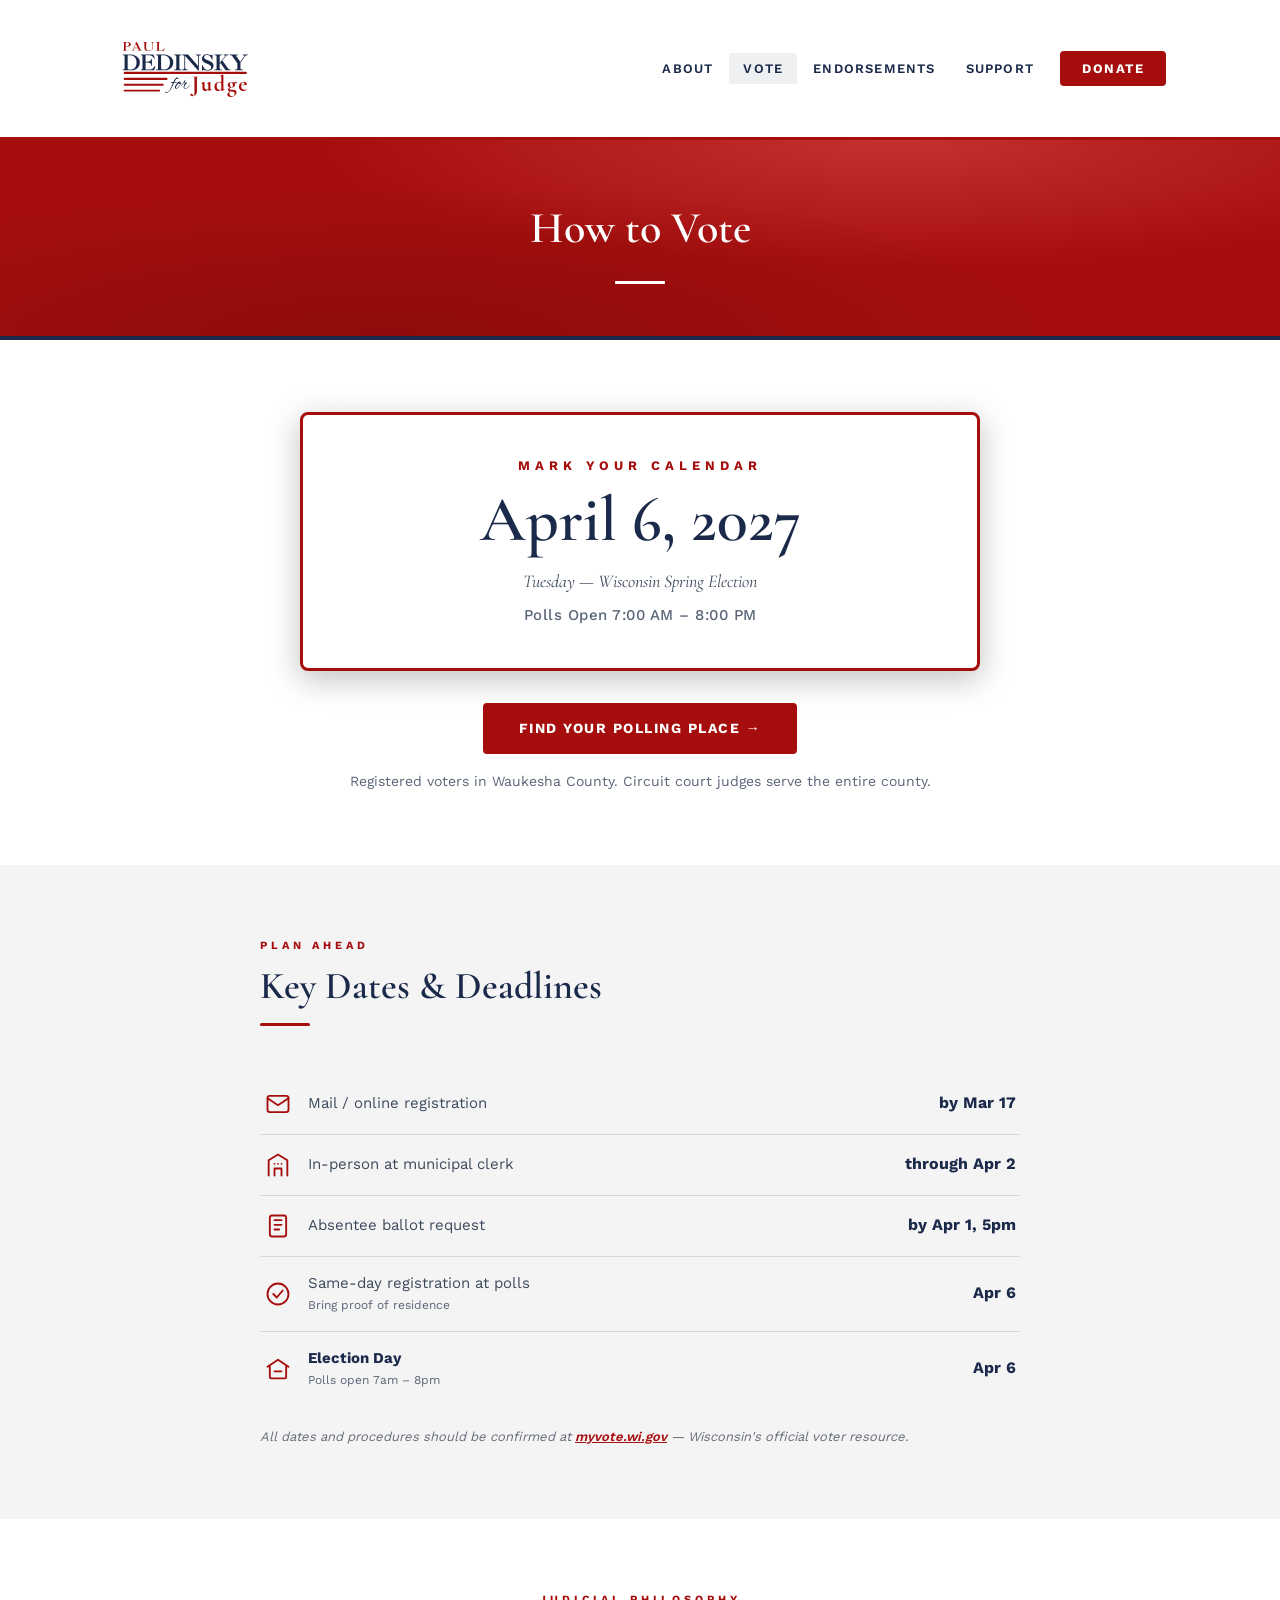
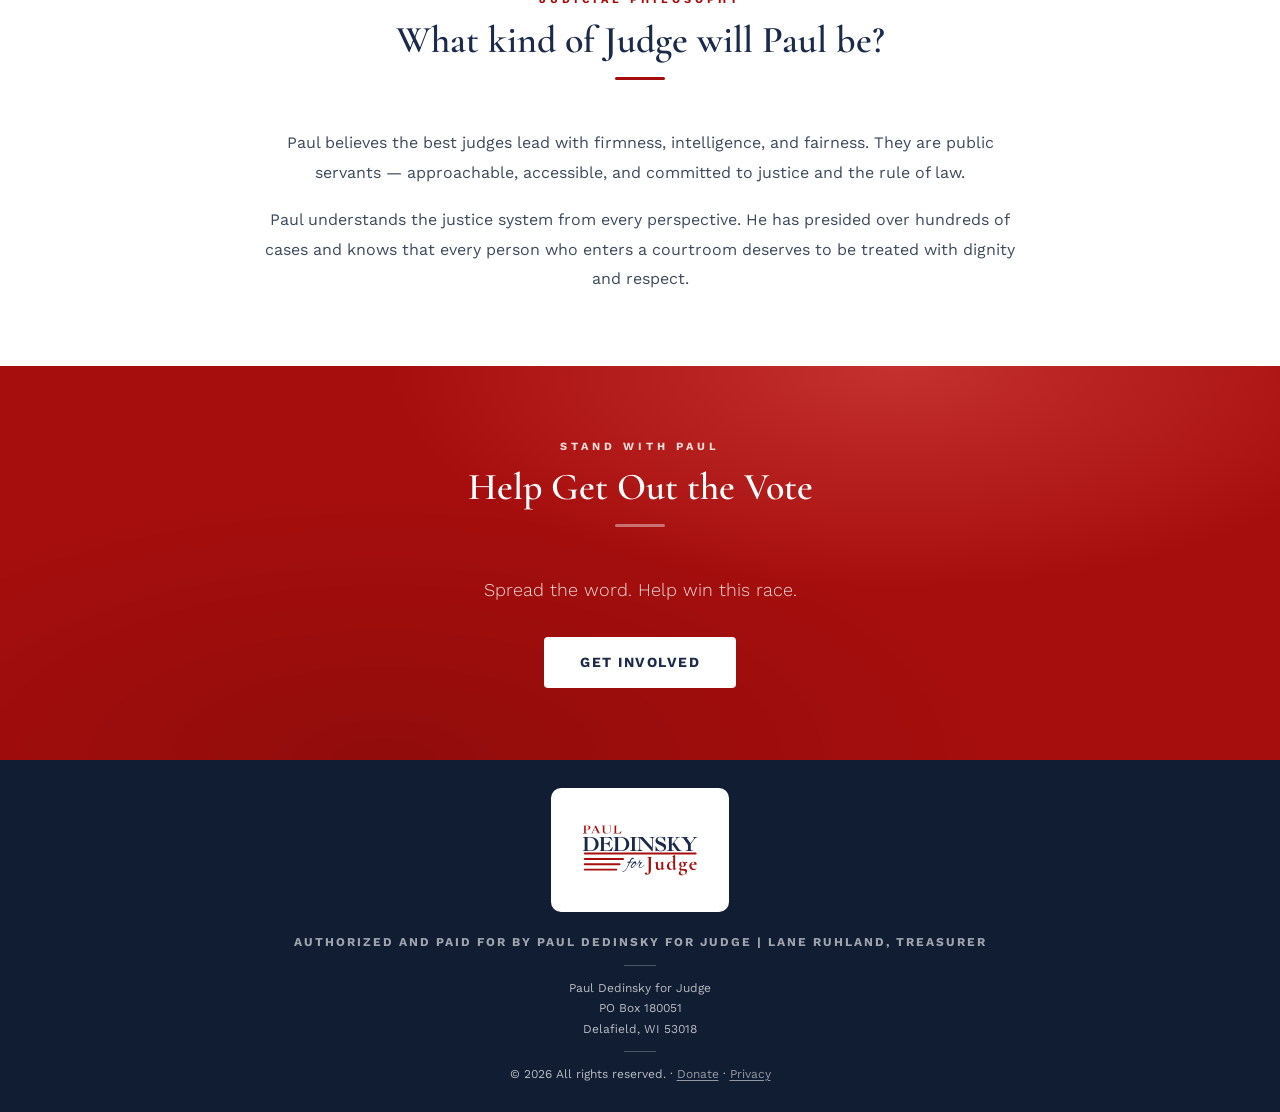
<file: vote.html>
<!DOCTYPE html>
<html lang="en">

<head>
  <meta charset="UTF-8">
  <meta name="viewport" content="width=device-width, initial-scale=1.0">
  <title>Vote — Dedinsky for Judge</title>
  <meta name="description" content="How to vote for Paul Dedinsky for Waukesha County Circuit Court Judge.">
  <link rel="preload" as="font" type="font/woff2" href="/fonts/work-sans-normal-latin.woff2" crossorigin>
  <link rel="preload" as="font" type="font/woff2" href="/fonts/cormorant-garamond-normal-latin.woff2" crossorigin>
  <link rel="preload" as="font" type="font/woff2" href="/fonts/cormorant-garamond-italic-latin.woff2" crossorigin>
  <link rel="dns-prefetch" href="https://secure.winred.com">
  <link rel="stylesheet" href="/css/fonts.css">
  <link rel="stylesheet" href="/css/style.css">
  <link rel="icon" type="image/png" sizes="32x32" href="/favicon.png">
  <link rel="apple-touch-icon" href="/apple-touch-icon.png">
  <link rel="canonical" href="https://dedinsky4judge.com/vote">
  <link rel="manifest" href="/site.webmanifest">
  <meta name="theme-color" content="#1b2a4a">
  <meta name="apple-mobile-web-app-title" content="Dedinsky for Judge">
  <meta name="application-name" content="Dedinsky for Judge">
  <meta property="og:type" content="website">
  <meta property="og:url" content="https://dedinsky4judge.com/vote">
  <meta property="og:site_name" content="Dedinsky for Judge">
  <meta property="og:locale" content="en_US">
  <meta property="og:title" content="How to Vote — Dedinsky for Judge">
  <meta property="og:description"
    content="Election Day is Tuesday, April 6, 2027. Find your polling place and key voter registration deadlines.">
  <meta property="og:image" content="https://dedinsky4judge.com/img/Paul%20Dedinsky1-social.jpg">
  <meta property="og:image:width" content="1200">
  <meta property="og:image:height" content="630">
  <meta property="og:image:alt" content="Paul Dedinsky for Waukesha County Circuit Court Judge">
  <meta name="twitter:card" content="summary_large_image">
  <meta name="twitter:title" content="How to Vote — Dedinsky for Judge">
  <meta name="twitter:description"
    content="Election Day is Tuesday, April 6, 2027. Find your polling place and key voter registration deadlines.">
  <meta name="twitter:image" content="https://dedinsky4judge.com/img/Paul%20Dedinsky1-social.jpg">
  <script type="application/ld+json">
  {
    "@context": "https://schema.org",
    "@type": "BreadcrumbList",
    "itemListElement": [
      { "@type": "ListItem", "position": 1, "name": "Home", "item": "https://dedinsky4judge.com" },
      { "@type": "ListItem", "position": 2, "name": "Vote", "item": "https://dedinsky4judge.com/vote" }
    ]
  }
  </script>
</head>

<body>
  <a class="skip-link" href="#main">Skip to main content</a>

  <!-- include:nav -->
  <nav class="site-nav">
    <div class="nav-inner">
      <a href="/" class="nav-logo">
        <img src="/img/logo.svg" alt="Dedinsky for Judge" width="1056" height="816">
      </a>
      <button class="nav-toggle" aria-label="Menu" aria-controls="nav-menu" aria-expanded="false">☰</button>
      <ul id="nav-menu" class="nav-links">
        <li><a href="/about">About</a></li>
        <li><a href="/vote" class="active" aria-current="page">Vote</a></li>
        <li><a href="/endorsements">Endorsements</a></li>
        <li><a href="/support">Support</a></li>
        <li><a href="https://secure.winred.com/paul-dedinsky-for-judge/donate-today?amount=150" target="_blank"
            rel="noopener noreferrer" class="nav-donate">Donate</a></li>
      </ul>
    </div>
  </nav>
  <!-- /include:nav -->

  <main id="main">
    <div class="page-header">
      <h1>How to Vote</h1>
      <div class="accent-bar"></div>
    </div>

    <section class="section section--white">
      <div class="section-inner" style="max-width:680px; text-align:center;">
        <div class="vote-date">
          <div class="vote-date-day">MARK YOUR CALENDAR</div>
          <div class="vote-date-main">April 6, 2027</div>
          <div class="vote-date-context">Tuesday — Wisconsin Spring Election</div>
          <div class="vote-date-time">Polls Open 7:00 AM – 8:00 PM</div>
        </div>
        <p style="margin-top:32px;">
          <a href="https://myvote.wi.gov" target="_blank" rel="noopener noreferrer" class="btn btn--red">Find Your
            Polling Place →</a>
        </p>
        <p style="margin-top:16px; font-size:14px; color:var(--text-light);">
          Registered voters in Waukesha County. Circuit court judges serve the entire county.
        </p>
      </div>
    </section>

    <section class="section section--light">
      <div class="section-inner" style="max-width:760px;">
        <div class="section-header section-header--left">
          <div class="overline">Plan Ahead</div>
          <h2>Key Dates &amp; Deadlines</h2>
          <div class="bar"></div>
        </div>
        <div class="icon-rows">
          <div class="icon-row">
            <svg class="icon-svg" viewBox="0 0 24 24" aria-hidden="true">
              <path d="M3 7l9 6 9-6" />
              <rect x="3" y="5" width="18" height="14" rx="2" />
            </svg>
            <span class="icon-label">Mail / online registration</span>
            <span class="icon-date">by Mar 17</span>
          </div>
          <div class="icon-row">
            <svg class="icon-svg" viewBox="0 0 24 24" aria-hidden="true">
              <path d="M4 21V8l8-5 8 5v13" />
              <path d="M9 21v-6h6v6" />
              <path d="M9 11h.01M12 11h.01M15 11h.01" />
            </svg>
            <span class="icon-label">In-person at municipal clerk</span>
            <span class="icon-date">through Apr 2</span>
          </div>
          <div class="icon-row">
            <svg class="icon-svg" viewBox="0 0 24 24" aria-hidden="true">
              <rect x="5" y="3" width="14" height="18" rx="2" />
              <path d="M9 7h6M9 11h6M9 15h4" />
            </svg>
            <span class="icon-label">Absentee ballot request</span>
            <span class="icon-date">by Apr 1, 5pm</span>
          </div>
          <div class="icon-row">
            <svg class="icon-svg" viewBox="0 0 24 24" aria-hidden="true">
              <circle cx="12" cy="12" r="9" />
              <path d="M8 12l3 3 5-6" />
            </svg>
            <span class="icon-label">Same-day registration at polls<br><span
                style="font-size:12px;color:var(--text-light);">Bring proof of residence</span></span>
            <span class="icon-date">Apr 6</span>
          </div>
          <div class="icon-row">
            <svg class="icon-svg" viewBox="0 0 24 24" aria-hidden="true">
              <path d="M3 10l9-6 9 6" />
              <path d="M5 10v9a1 1 0 001 1h12a1 1 0 001-1v-9" />
              <path d="M9 14h6" />
            </svg>
            <span class="icon-label"><strong style="color:var(--navy);">Election Day</strong><br><span
                style="font-size:12px;color:var(--text-light);">Polls open 7am – 8pm</span></span>
            <span class="icon-date">Apr 6</span>
          </div>
        </div>
        <p style="font-size:13px; color:var(--text-muted); font-style:italic; margin-top:20px;">All dates and procedures
          should be confirmed at <a href="https://myvote.wi.gov" target="_blank" rel="noopener noreferrer"
            class="text-link">myvote.wi.gov</a> — Wisconsin's official voter resource.</p>
      </div>
    </section>

    <section class="section section--white">
      <div class="section-inner">
        <div class="section-header">
          <div class="overline">Judicial Philosophy</div>
          <h2>What kind of Judge will Paul be?</h2>
          <div class="bar"></div>
        </div>
        <div class="prose" style="max-width:750px; margin:0 auto; text-align:center;">
          <p>Paul believes the best judges lead with firmness, intelligence, and fairness. They are public servants —
            approachable, accessible, and committed to justice and the rule of law.</p>
          <p>Paul understands the justice system from every perspective. He has presided over hundreds of cases and
            knows that every person who enters a courtroom deserves to be treated with dignity and respect.</p>
        </div>
      </div>
    </section>

    <section class="section section--red">
      <div class="section-inner" style="text-align:center;">
        <div class="section-header">
          <div class="overline">Stand With Paul</div>
          <h2>Help Get Out the Vote</h2>
          <div class="bar"></div>
        </div>
        <p class="donate-copy">Spread the word. Help win this race.</p>
        <p style="margin-top:16px;">
          <a href="/support" class="btn btn--white">Get Involved</a>
        </p>
      </div>
    </section>
  </main>

  <!-- include:footer -->
  <footer class="site-footer">
    <div class="site-footer-logo-wrap"><img src="/img/logo.svg" alt="Dedinsky for Judge" width="1056" height="816"
        class="site-footer-logo"></div>
    <span class="paid-for"><span class="pf">Authorized and paid for by</span> <span class="pf">Paul Dedinsky for Judge<span class="pf-bar"> |</span></span> <span class="pf">Lane Ruhland, Treasurer</span></span>
    <address class="mailing-address">Paul Dedinsky for Judge<br>
      PO Box 180051<br>
      Delafield, WI 53018</address>
    &copy; 2026 All rights reserved. · <a href="/donate">Donate</a> · <a href="/privacy">Privacy</a>
  </footer>
  <!-- /include:footer -->

  <script src="/js/nav.js"></script>
</body>

</html>
</file>
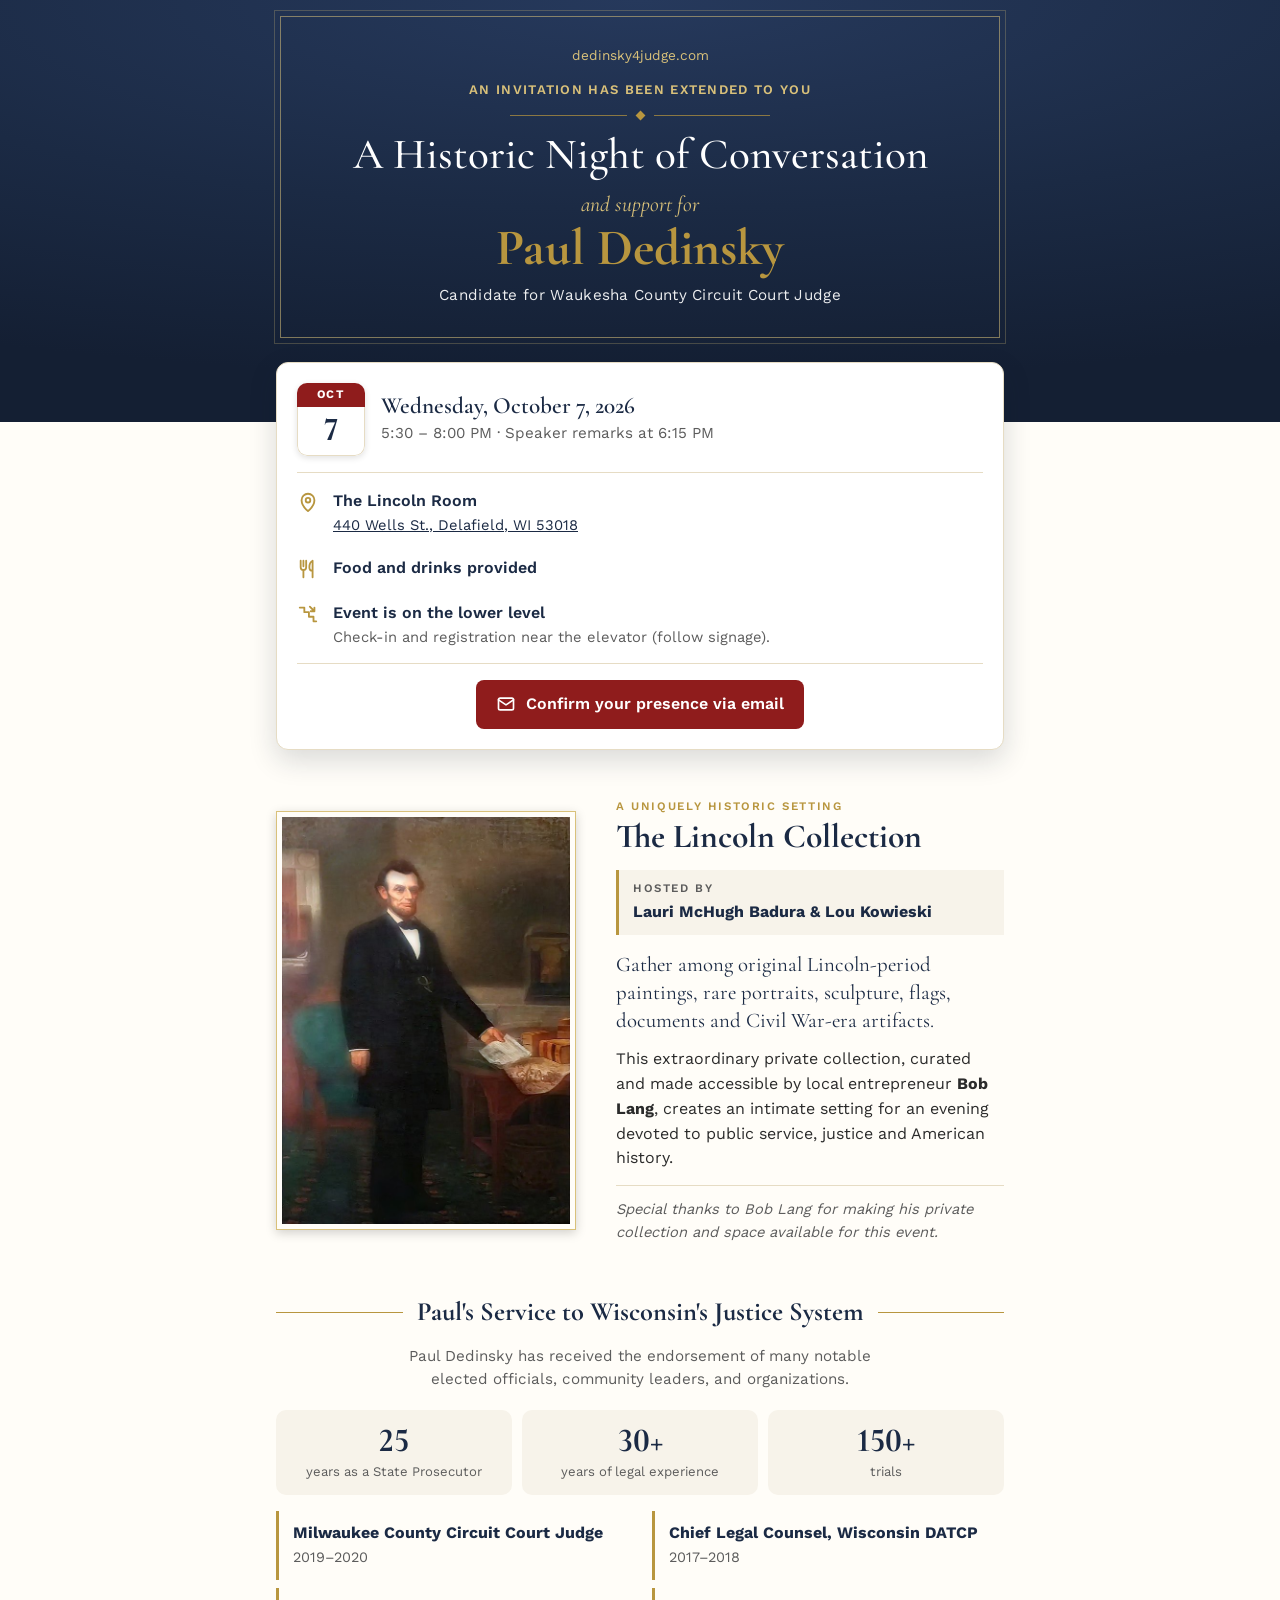
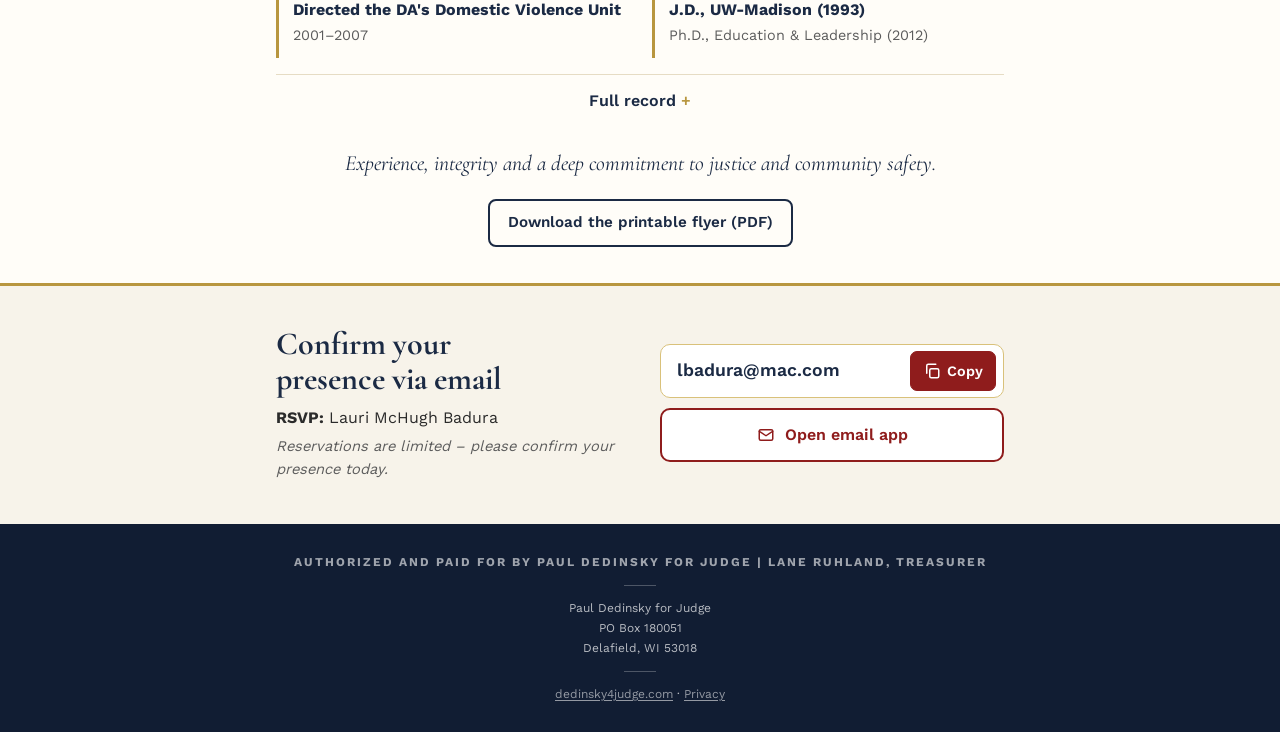
<file: events/lincoln.html>
<!DOCTYPE html>
<html lang="en">

<head>
  <meta charset="UTF-8">
  <meta name="viewport" content="width=device-width, initial-scale=1.0">
  <title>A Historic Night of Conversation — Dedinsky for Judge</title>
  <meta name="description" content="Join Paul Dedinsky on Wednesday, October 7, 2026, 5:30–8:00 PM at The Lincoln Room, 440 Wells St., Delafield.">
  <meta name="robots" content="noindex">
  <link rel="preload" as="font" type="font/woff2" href="/fonts/work-sans-normal-latin.woff2" crossorigin>
  <link rel="preload" as="font" type="font/woff2" href="/fonts/cormorant-garamond-normal-latin.woff2" crossorigin>
  <link rel="stylesheet" href="/css/fonts.css">
  <link rel="stylesheet" href="/css/style.css">
  <link rel="icon" type="image/png" sizes="32x32" href="/favicon.png">
  <link rel="apple-touch-icon" href="/apple-touch-icon.png">
  <link rel="canonical" href="https://dedinsky4judge.com/events/lincoln">
  <link rel="manifest" href="/site.webmanifest">
  <meta name="theme-color" content="#1b2a4a">
  <meta property="og:type" content="website">
  <meta property="og:url" content="https://dedinsky4judge.com/events/lincoln">
  <meta property="og:site_name" content="Dedinsky for Judge">
  <meta property="og:locale" content="en_US">
  <meta property="og:title" content="You're Invited: A Historic Night of Conversation with Paul Dedinsky">
  <meta property="og:description" content="Wednesday, October 7 · 5:30–8:00 PM · The Lincoln Room, 440 Wells St., Delafield">
  <meta property="og:image" content="https://dedinsky4judge.com/img/events/lincoln-invite.jpg">
  <meta property="og:image:width" content="1200">
  <meta property="og:image:height" content="630">
  <meta property="og:image:alt" content="Invitation: A Historic Night of Conversation and support for Paul Dedinsky, October 7, The Lincoln Room, Delafield">
  <meta name="twitter:card" content="summary_large_image">
  <meta name="twitter:title" content="You're Invited: A Historic Night of Conversation with Paul Dedinsky">
  <meta name="twitter:description" content="Wednesday, October 7 · 5:30–8:00 PM · The Lincoln Room, 440 Wells St., Delafield">
  <meta name="twitter:image" content="https://dedinsky4judge.com/img/events/lincoln-invite.jpg">
  <style>
    /* Mirrors the plain color flyer (misc/print/flyer/paul-dedinsky-flyer-kit): its navy, gold and
       cream, set in the site's own fonts. Flyer colors live here, outside the site palette. */
    .ev { --f-navy: #1b2a44; --f-navy-deep: #141f33; --f-gold: #b8963f; --f-gold-light: #d9c17a;
          --f-red: #8f1c1c; --f-cream: #f7f3ea; --f-paper: #fffdf8; --f-ink: #2b2b2b; --f-muted: #5c5c5c; --f-line: #e6dcc4;
          background: var(--f-paper); color: var(--f-ink); font-family: var(--font-body); line-height: 1.55; margin: 0; }
    .ev .cap { font-size: .72rem; font-weight: 600; letter-spacing: .14em; text-transform: uppercase; }
    .nw { white-space: nowrap; }

    /* Hero: an invitation card, framed in gold, with the details card lifting over its lower edge. */
    .ev-hero { background: radial-gradient(120% 90% at 50% 0%, #26395c 0%, var(--f-navy) 55%, var(--f-navy-deep) 100%);
               color: #fff; text-align: center; padding: 16px 16px 84px; }
    .ev-hero .frame { max-width: 720px; margin: 0 auto; border: 1px solid rgba(217,193,122,.55); outline: 1px solid rgba(217,193,122,.25);
                      outline-offset: 5px; padding: 26px 20px 30px; }
    .ev-hero .home { display: inline-block; color: var(--f-gold-light); font-size: .85rem; text-decoration: none; margin-bottom: 14px; }
    .ev-hero .kicker { color: var(--f-gold-light); font-size: .82rem; font-weight: 600; letter-spacing: .1em; text-transform: uppercase; margin: 0; }
    .ornament { display: flex; align-items: center; justify-content: center; gap: 10px; color: var(--f-gold); margin: 12px auto; max-width: 260px; }
    .ornament::before, .ornament::after { content: ""; flex: 1; height: 1px; background: currentColor; opacity: .7; }
    .ornament span { width: 7px; height: 7px; background: currentColor; transform: rotate(45deg); }
    .ev-hero h1 { font-family: var(--font-heading); font-weight: 500; font-size: 2.7rem; line-height: 1.08; margin: 0; color: #fff; text-wrap: balance; }
    .ev-hero .for { font-family: var(--font-heading); font-style: italic; font-size: 1.35rem; color: var(--f-gold-light); margin: 10px 0 0; }
    .ev-hero .name { font-family: var(--font-heading); font-weight: 700; font-size: 3.2rem; line-height: 1.02; color: var(--f-gold); margin: 0; }
    .ev-hero .office { margin: 10px 0 0; color: rgba(255,255,255,.92); font-size: .95rem; letter-spacing: .02em; text-wrap: balance; }

    .wrap { max-width: 760px; margin: 0 auto; padding: 0 16px; }

    /* Details card: one glance gives when, where, food, entrance, and how to RSVP. */
    .details { position: relative; margin-top: -60px; background: #fff; border: 1px solid var(--f-line); border-radius: 12px;
               box-shadow: 0 10px 28px rgba(20,31,51,.16); padding: 20px; }
    .when { display: flex; gap: 16px; align-items: center; padding-bottom: 16px; border-bottom: 1px solid var(--f-line); }
    .tile { flex: none; width: 68px; border-radius: 10px; overflow: hidden; text-align: center; box-shadow: 0 2px 6px rgba(0,0,0,.12); }
    .tile .m { background: var(--f-red); color: #fff; font-size: .72rem; font-weight: 700; letter-spacing: .12em; padding: 3px 0; }
    .tile .d { background: #fff; color: var(--f-navy); font-family: var(--font-heading); font-weight: 700; font-size: 2.1rem; line-height: 1.15; border: 1px solid var(--f-line); border-top: 0; border-radius: 0 0 10px 10px; }
    .when .big { font-family: var(--font-heading); font-size: 1.45rem; font-weight: 600; color: var(--f-navy); line-height: 1.15; margin: 0; }
    .when .small { margin: 2px 0 0; color: var(--f-muted); font-size: .95rem; }
    .facts { list-style: none; margin: 0; padding: 6px 0 0; }
    .facts li { display: flex; gap: 14px; align-items: flex-start; padding: 10px 0; }
    .facts svg { flex: none; width: 22px; height: 22px; margin-top: 2px; color: var(--f-gold); }
    .facts .t { margin: 0; color: var(--f-navy); font-weight: 600; }
    .facts .s { margin: 0; color: var(--f-muted); font-size: .92rem; }
    .facts a { color: var(--f-navy); }
    .rsvp { margin-top: 8px; padding-top: 16px; border-top: 1px solid var(--f-line); text-align: center; }
    .rsvp .go { display: inline-flex; align-items: center; gap: 10px; background: var(--f-red); color: #fff; text-decoration: none;
                 font-weight: 600; font-size: 1rem; letter-spacing: 0; text-transform: none; padding: 12px 20px; border-radius: 8px; }
    .rsvp .go svg { width: 20px; height: 20px; }
    .rsvp .who { margin: 10px 0 0; font-size: .95rem; }
    .rsvp .who a { color: var(--f-navy); }
    .rsvp .limited { margin: 4px 0 0; font-style: italic; color: var(--f-muted); font-size: .9rem; }

    .rsvp.top { margin-top: 4px; }
    .tile .d, .stat b { font-variant-numeric: lining-nums; }
    .tile .d { line-height: 1; padding: 6px 0 8px; }
    /* Reply band: the page's closing call to action, full width, bookending the hero. */
    .reply { background: var(--f-cream); border-top: 3px solid var(--f-gold); padding: 40px 16px 44px; }
    .reply-in { max-width: 728px; margin: 0 auto; display: grid; grid-template-columns: 1fr 1fr; gap: 20px 40px; align-items: center; }
    .reply h2 { font-family: var(--font-heading); font-size: 2rem; line-height: 1.1; color: var(--f-navy); margin: 0 0 10px; text-wrap: balance; }
    .reply .who { margin: 0; }
    .reply .limited { margin: 4px 0 0; font-style: italic; color: var(--f-muted); font-size: .92rem; }
    .reply-do { display: grid; gap: 10px; }
    .reply .field, .reply .mailbtn { height: 54px; border-radius: 10px; box-sizing: border-box; }
    .reply .field { display: flex; align-items: center; justify-content: space-between; gap: 8px; background: #fff;
                    border: 1px solid var(--f-gold-light); padding: 0 7px 0 16px; }
    .reply #addr { font-size: 1.1rem; font-weight: 600; color: var(--f-navy); white-space: nowrap; user-select: all; }
    .reply .copy { display: none; height: 40px; align-items: center; gap: 6px; font: inherit; font-size: .9rem; font-weight: 600; cursor: pointer;
                   border: 1.5px solid var(--f-red); color: var(--f-red); background: #fff; border-radius: 7px; padding: 0 12px; }
    .reply .copy svg, .reply .mailbtn svg { width: 18px; height: 18px; }
    .js .reply .copy { display: inline-flex; }
    .reply .mailbtn { display: flex; align-items: center; justify-content: center; gap: 10px; background: var(--f-red); color: #fff;
                      border: 2px solid var(--f-red); font-weight: 600; text-decoration: none; }
    .reply .l-mouse { display: none; }
    .mouse .reply .l-mouse { display: inline; } .mouse .reply .l-touch { display: none; }
    .mouse .reply .copy { background: var(--f-red); color: #fff; }
    .mouse .reply .mailbtn { background: #fff; color: var(--f-red); }
    .reply .status { margin: 0; font-size: .9rem; color: #2e6b3a; font-weight: 600; }
    .reply .status:empty { display: none; }
    /* Collection */
    .collection { display: grid; grid-template-columns: 300px 1fr; gap: 40px; align-items: center; margin-top: 48px; }
    .collection img { width: 100%; height: auto; display: block; padding: 5px; background: var(--f-paper); border: 1px solid var(--f-gold-light); box-shadow: 0 3px 10px rgba(0,0,0,.18); }
    .collection .cap { color: var(--f-gold); margin: 0; }
    .collection h2 { font-family: var(--font-heading); font-size: 2.1rem; line-height: 1.1; color: var(--f-navy); margin: 4px 0 14px; }
    .hosts { display: flex; flex-wrap: wrap; align-items: baseline; gap: 2px 10px; margin: 0 0 16px; padding: 10px 14px; background: var(--f-cream); border-left: 3px solid var(--f-gold); }
    .hosts .cap { color: var(--f-muted); }
    .hosts strong { color: var(--f-navy); }
    .lead { font-family: var(--font-heading); font-size: 1.3rem; line-height: 1.35; color: var(--f-navy); margin: 0 0 12px; }
    .collection p.body { margin: 0; }
    .collection p.thanks { margin: 14px 0 0; padding-top: 12px; border-top: 1px solid var(--f-line); font-size: .92rem; font-style: italic; color: var(--f-muted); }

    /* Service: numbers first, full record one tap away. */
    .service { margin-top: 48px; }
    .service h2 { display: flex; align-items: center; gap: 14px; font-family: var(--font-heading); font-size: 1.65rem; color: var(--f-navy); margin: 0 0 18px; text-align: center; }
    .service h2::before, .service h2::after { content: ""; flex: 1; height: 1px; background: var(--f-gold); }
    .endorsed { margin: -6px auto 18px; max-width: 560px; text-align: center; color: var(--f-muted); font-size: .95rem; text-wrap: balance; }
    .stats { display: grid; grid-template-columns: repeat(3, 1fr); gap: 10px; }
    .stat { background: var(--f-cream); border-radius: 10px; padding: 14px 10px; text-align: center; }
    .stat b { display: block; font-family: var(--font-heading); font-size: 2.1rem; line-height: 1; color: var(--f-navy); }
    .stat span { display: block; margin-top: 6px; font-size: .82rem; color: var(--f-muted); line-height: 1.3; }
    .roles { list-style: none; margin: 16px 0 0; padding: 0; display: grid; grid-template-columns: 1fr 1fr; gap: 8px 24px; }
    .roles li { padding: 10px 0 10px 14px; border-left: 3px solid var(--f-gold); }
    .roles b { display: block; color: var(--f-navy); }
    .roles span { color: var(--f-muted); font-size: .9rem; }
    details.record { margin-top: 16px; border-top: 1px solid var(--f-line); }
    details.record summary { cursor: pointer; list-style: none; padding: 14px 0; text-align: center; font-weight: 600; color: var(--f-navy); }
    details.record summary::-webkit-details-marker { display: none; }
    details.record summary::after { content: " +"; color: var(--f-gold); }
    details.record[open] summary::after { content: " −"; }
    .cols { display: grid; grid-template-columns: 1fr 1fr; column-gap: 32px; }
    .cols h3 { color: var(--f-navy); margin: 0; padding-bottom: 6px; border-bottom: 2px solid var(--f-gold); }
    .cols ul { list-style: none; margin: 0 0 12px; padding: 0; }
    .cols li { position: relative; padding: 8px 0 8px 16px; border-bottom: 1px solid #ece4d0; font-size: .93rem; }
    .cols li::before { content: ""; position: absolute; left: 0; top: calc(8px + .6em); width: 6px; height: 6px; background: var(--f-gold); }

    .closing { text-align: center; margin: 20px 0 36px; }
    .closing .tagline { font-family: var(--font-heading); font-style: italic; font-size: 1.35rem; color: var(--f-navy); margin: 0 0 18px; text-wrap: balance; }
    .closing a.dl { display: inline-block; font-size: .95rem; padding: 10px 18px; border: 2px solid var(--f-navy); border-radius: 8px; color: var(--f-navy); text-decoration: none; font-weight: 600; }

    @media (max-width: 360px) {
      .when { gap: 12px; } .tile { width: 58px; } .when .big { font-size: 1.15rem; }
    }
    @media (max-width: 640px) {
      .reply { padding: 32px 16px 36px; }
      .reply-in { grid-template-columns: 1fr; }
      .reply h2 { font-size: 1.75rem; }
      .when .big { font-size: 1.3rem; }
      .when .sep, .who .sep { display: none; } .when .small .nw, .who .mail { display: block; }
      .ev-hero { padding-bottom: 76px; }
      .ev-hero .frame { padding: 20px 12px 24px; }
      .ev-hero h1 { font-size: 2.15rem; } .ev-hero .name { font-size: 2.6rem; }
      .details { padding: 16px; }
      .collection { grid-template-columns: 1fr; gap: 20px; }
      .collection img { max-width: 220px; margin: 0 auto; }
      .stat { padding: 12px 6px; } .stat b { font-size: 1.8rem; }
      .roles, .cols { grid-template-columns: 1fr; }
    }
  </style>
</head>

<body class="ev">
  <header class="ev-hero">
    <div class="frame">
      <a class="home" href="/">dedinsky4judge.com</a>
      <p class="kicker">An invitation has been extended to you</p>
      <div class="ornament" aria-hidden="true"><span></span></div>
      <h1>A Historic Night of Conversation</h1>
      <p class="for">and support for</p>
      <p class="name">Paul Dedinsky</p>
      <p class="office">Candidate for Waukesha County Circuit Court Judge</p>
    </div>
  </header>

  <main>
  <div class="wrap">
    <section class="details" aria-label="Event details">
      <div class="when">
        <div class="tile" aria-hidden="true"><div class="m">OCT</div><div class="d">7</div></div>
        <div>
          <p class="big">Wednesday, <span class="nw">October 7, 2026</span></p>
          <p class="small"><span class="nw">5:30 – 8:00 PM</span><span class="sep"> · </span><span class="nw">Speaker remarks at 6:15 PM</span></p>
        </div>
      </div>
      <ul class="facts">
        <li>
          <svg viewBox="0 0 24 24" fill="none" stroke="currentColor" stroke-width="2" stroke-linecap="round" stroke-linejoin="round" aria-hidden="true"><path d="M12 22s7-6.2 7-12a7 7 0 0 0-14 0c0 5.8 7 12 7 12z"/><circle cx="12" cy="10" r="2.5"/></svg>
          <div><p class="t">The Lincoln Room</p><p class="s"><a href="https://maps.google.com/?q=440+Wells+St,+Delafield,+WI+53018">440 Wells St., <span class="nw">Delafield, WI 53018</span></a></p></div>
        </li>
        <li>
          <svg viewBox="0 0 24 24" fill="none" stroke="currentColor" stroke-width="2" stroke-linecap="round" stroke-linejoin="round" aria-hidden="true"><path d="M4 3v7a3 3 0 0 0 3 3v8M7 3v6M10 3v7a3 3 0 0 1-3 3"/><path d="M17 21V3c-2 1-3.5 3.5-3.5 7s1.5 4 3.5 4"/></svg>
          <div><p class="t">Food and drinks provided</p></div>
        </li>
        <li>
          <svg viewBox="0 0 24 24" fill="none" stroke="currentColor" stroke-width="2" stroke-linecap="round" stroke-linejoin="round" aria-hidden="true"><path d="M3 5h5v5h5v5h5v5h3"/><path d="M14 4l5 5M19 5v4h-4"/></svg>
          <div><p class="t">Event is on the lower level</p><p class="s">Check-in and registration near the elevator (follow signage).</p></div>
        </li>
      </ul>
      <div class="rsvp top">
        <a class="go" data-touch-href="mailto:lbadura@mac.com?subject=RSVP%3A%20October%207%2C%20Lincoln%20Room" href="#rsvp">
          <svg viewBox="0 0 24 24" fill="none" stroke="currentColor" stroke-width="2" stroke-linecap="round" stroke-linejoin="round" aria-hidden="true"><rect x="3" y="5" width="18" height="14" rx="2"/><path d="M3 7l9 6 9-6"/></svg>
          Confirm your presence via email
        </a>
      </div>
    </section>

    <section class="collection">
      <img src="/img/events/lincoln-portrait.jpg" width="600" height="849" alt="Portrait of Abraham Lincoln from the Lincoln Collection">
      <div>
        <p class="cap">A uniquely historic setting</p>
        <h2>The Lincoln Collection</h2>
        <p class="hosts"><span class="cap">Hosted by</span> <strong><span class="nw">Lauri McHugh Badura</span> &amp; <span class="nw">Lou Kowieski</span></strong></p>
        <p class="lead">Gather among original Lincoln-period paintings, rare portraits, sculpture, flags, documents and <span class="nw">Civil War-era</span> artifacts.</p>
        <p class="body">This extraordinary private collection, curated and made accessible by local entrepreneur <strong>Bob Lang</strong>, creates an intimate setting for an evening devoted to public service, justice and American history.</p>
        <p class="thanks">Special thanks to Bob Lang for making his private collection and space available for this event.</p>
      </div>
    </section>

    <section class="service">
      <h2>Paul's Service to Wisconsin's Justice System</h2>
      <p class="endorsed">Paul Dedinsky has received the endorsement of many notable elected officials, community leaders, and organizations.</p>
      <div class="stats">
        <div class="stat"><b>25</b><span>years as a State Prosecutor</span></div>
        <div class="stat"><b>30+</b><span>years of legal experience</span></div>
        <div class="stat"><b>150+</b><span>trials</span></div>
      </div>
      <ul class="roles">
        <li><b>Milwaukee County Circuit Court Judge</b><span>2019–2020</span></li>
        <li><b>Chief Legal Counsel, Wisconsin DATCP</b><span>2017–2018</span></li>
        <li><b>Directed the DA's Domestic Violence Unit</b><span>2001–2007</span></li>
        <li><b>J.D., UW-Madison (1993)</b><span>Ph.D., Education &amp; Leadership (2012)</span></li>
      </ul>
      <details class="record">
        <summary>Full record</summary>
        <div class="cols">
          <div>
            <h3 class="cap">Career experience</h3>
            <ul>
              <li>25-year State Prosecutor with 30+ years of legal experience</li>
              <li>Appellate prosecutor handling homicide and sexual-assault matters</li>
              <li>Litigated 50+ jury trials and 100+ court trials</li>
              <li>Directed the DA's Domestic Violence Unit, <span class="nw">2001–2007</span></li>
              <li>Sexual Assault Prosecutor, <span class="nw">1999–2001</span>; reviewed thousands of investigations</li>
            </ul>
          </div>
          <div>
            <h3 class="cap">Leadership, education &amp; service</h3>
            <ul>
              <li>Milwaukee County Circuit Court Judge, <span class="nw">2019–2020</span></li>
              <li>Chief Legal Counsel, Wisconsin DATCP, <span class="nw">2017–2018</span></li>
              <li>J.D., UW-Madison (1993); Ph.D., Education &amp; Leadership (2012)</li>
              <li>Taught at Marquette Law and Cardinal Stritch; trained police statewide</li>
              <li>Author/editor, Wisconsin Domestic Violence Prosecution Manual; longtime civic, faith and legal-community service</li>
            </ul>
          </div>
        </div>
      </details>
    </section>

    <div class="closing">
      <p class="tagline">Experience, integrity and a deep commitment to justice and community safety.</p>
      <a class="dl" href="/events/lincoln-flyer.pdf">Download the printable flyer (PDF)</a>
    </div>
  </div>

  <section class="reply" id="rsvp" aria-labelledby="reply-h">
    <div class="reply-in">
      <div class="reply-text">
        <h2 id="reply-h">Confirm your presence via email</h2>
        <p class="who"><strong>RSVP:</strong> Lauri McHugh Badura</p>
        <p class="limited">Reservations are limited – please confirm your presence today.</p>
      </div>
      <div class="reply-do">
        <div class="field"><span id="addr">lbadura@mac.com</span><button class="copy" type="button" aria-label="Copy email address"><svg viewBox="0 0 24 24" fill="none" stroke="currentColor" stroke-width="2" stroke-linecap="round" stroke-linejoin="round" aria-hidden="true"><rect x="9" y="9" width="12" height="12" rx="2"/><path d="M5 15V5a2 2 0 0 1 2-2h10"/></svg><span>Copy</span></button></div>
        <a class="mailbtn" href="mailto:lbadura@mac.com?subject=RSVP%3A%20October%207%2C%20Lincoln%20Room"><svg viewBox="0 0 24 24" fill="none" stroke="currentColor" stroke-width="2" stroke-linecap="round" stroke-linejoin="round" aria-hidden="true"><rect x="3" y="5" width="18" height="14" rx="2"/><path d="M3 7l9 6 9-6"/></svg><span class="l-touch">Email Lauri</span><span class="l-mouse">Open email app</span></a>
        <p class="status" role="status" aria-live="polite"></p>
      </div>
    </div>
  </section>
  </main>

  <footer class="site-footer">
    <span class="paid-for"><span class="pf">Authorized and paid for by</span> <span class="pf">Paul Dedinsky for Judge<span class="pf-bar"> |</span></span> <span class="pf">Lane Ruhland, Treasurer</span></span>
    <address class="mailing-address">Paul Dedinsky for Judge<br>
      PO Box 180051<br>
      Delafield, WI 53018</address>
    <a href="/">dedinsky4judge.com</a> · <a href="/privacy">Privacy</a>
  </footer>
  <script src="/js/event-rsvp.js"></script>
</body>

</html>
</file>
<file: css/fonts.css>
/* Self-hosted from Google Fonts. All six woff2 files are variable fonts
   (verified via their fvar tables: Cormorant Garamond wght 300–700,
   Work Sans wght 100–900), so one @font-face per (family, style, subset)
   with a font-weight RANGE covers every weight the site uses.

   Work Sans ships no italic subset on purpose — italic body text appears
   only in a couple of small footnotes, where browser-synthesized italic
   is acceptable. Add work-sans-italic-*.woff2 declarations if that changes. */

/* --- Cormorant Garamond (headings) --- */

/* italic latin-ext */
@font-face {
  font-family: 'Cormorant Garamond';
  font-style: italic;
  font-weight: 300 700;
  font-display: swap;
  src: url(/fonts/cormorant-garamond-italic-latin-ext.woff2) format('woff2');
  unicode-range: U+0100-02BA, U+02BD-02C5, U+02C7-02CC, U+02CE-02D7, U+02DD-02FF, U+0304, U+0308, U+0329, U+1D00-1DBF, U+1E00-1E9F, U+1EF2-1EFF, U+2020, U+20A0-20AB, U+20AD-20C0, U+2113, U+2C60-2C7F, U+A720-A7FF;
}

/* italic latin */
@font-face {
  font-family: 'Cormorant Garamond';
  font-style: italic;
  font-weight: 300 700;
  font-display: swap;
  src: url(/fonts/cormorant-garamond-italic-latin.woff2) format('woff2');
  unicode-range: U+0000-00FF, U+0131, U+0152-0153, U+02BB-02BC, U+02C6, U+02DA, U+02DC, U+0304, U+0308, U+0329, U+2000-206F, U+20AC, U+2122, U+2191, U+2193, U+2212, U+2215, U+FEFF, U+FFFD;
}

/* normal latin-ext */
@font-face {
  font-family: 'Cormorant Garamond';
  font-style: normal;
  font-weight: 300 700;
  font-display: swap;
  src: url(/fonts/cormorant-garamond-normal-latin-ext.woff2) format('woff2');
  unicode-range: U+0100-02BA, U+02BD-02C5, U+02C7-02CC, U+02CE-02D7, U+02DD-02FF, U+0304, U+0308, U+0329, U+1D00-1DBF, U+1E00-1E9F, U+1EF2-1EFF, U+2020, U+20A0-20AB, U+20AD-20C0, U+2113, U+2C60-2C7F, U+A720-A7FF;
}

/* normal latin */
@font-face {
  font-family: 'Cormorant Garamond';
  font-style: normal;
  font-weight: 300 700;
  font-display: swap;
  src: url(/fonts/cormorant-garamond-normal-latin.woff2) format('woff2');
  unicode-range: U+0000-00FF, U+0131, U+0152-0153, U+02BB-02BC, U+02C6, U+02DA, U+02DC, U+0304, U+0308, U+0329, U+2000-206F, U+20AC, U+2122, U+2191, U+2193, U+2212, U+2215, U+FEFF, U+FFFD;
}

/* --- Work Sans (body) --- */

/* latin-ext */
@font-face {
  font-family: 'Work Sans';
  font-style: normal;
  font-weight: 100 900;
  font-display: swap;
  src: url(/fonts/work-sans-normal-latin-ext.woff2) format('woff2');
  unicode-range: U+0100-02BA, U+02BD-02C5, U+02C7-02CC, U+02CE-02D7, U+02DD-02FF, U+0304, U+0308, U+0329, U+1D00-1DBF, U+1E00-1E9F, U+1EF2-1EFF, U+2020, U+20A0-20AB, U+20AD-20C0, U+2113, U+2C60-2C7F, U+A720-A7FF;
}

/* latin */
@font-face {
  font-family: 'Work Sans';
  font-style: normal;
  font-weight: 100 900;
  font-display: swap;
  src: url(/fonts/work-sans-normal-latin.woff2) format('woff2');
  unicode-range: U+0000-00FF, U+0131, U+0152-0153, U+02BB-02BC, U+02C6, U+02DA, U+02DC, U+0304, U+0308, U+0329, U+2000-206F, U+20AC, U+2122, U+2191, U+2193, U+2212, U+2215, U+FEFF, U+FFFD;
}
</file>
<file: css/style.css>
/* ==========================================================================
   Dedinsky for Judge — Campaign Site
   Brand Kit: Nagawicka Blue, Republican Red, Greatest Gray, Waukesha White
   ========================================================================== */

/* Fonts: see css/fonts.css — self-hosted variable fonts, font-display:swap,
   core files preloaded from each page's <head> */

/* --- Brand Kit Tokens --- */
:root {
  --navy: #1b2a4a;
  --navy-dark: #111d33;
  --navy-light: #243556;

  --red: #a60e0d;
  --red-dark: #8a0b0a;
  --red-light: #c4312f;

  --gray: #c1c2c6;
  --gray-light: #e8e8ea;
  --gray-pale: #f4f4f5;

  --white: #ffffff;
  --off-white: #fafafa;

  --text: #1b2a4a;
  --text-mid: #3d4a5c;
  --text-light: #5a6577;
  --text-muted: #666c7a;

  --border: #d8d9dc;

  --font-heading: 'Cormorant Garamond', Georgia, 'Times New Roman', serif;
  --font-body: 'Work Sans', 'Segoe UI', sans-serif;

  --max-width: 1100px;
  --nav-height: 86px;
  --nav-height-tall: 140px;
}

/* --- Reset --- */
*, *::before, *::after {
  margin: 0;
  padding: 0;
  box-sizing: border-box;
}

html {
  scroll-behavior: smooth;
  scroll-padding-top: calc(var(--nav-height) + 20px);
}

body {
  font-family: var(--font-body);
  color: var(--text);
  background: var(--white);
  line-height: 1.65;
  -webkit-font-smoothing: antialiased;
  font-size: 16px;
}

main {
  scroll-margin-top: calc(var(--nav-height-tall) + 20px);
}

main:focus {
  position: relative;
  top: 1px;
}

img { max-width: 100%; height: auto; display: block; }
a { color: inherit; }

/* Skip-to-main link — visually hidden until keyboard-focused */
.skip-link {
  position: absolute;
  top: 0;
  left: 8px;
  background: var(--navy);
  color: #fff;
  padding: 8px 16px;
  z-index: 1000;
  text-decoration: none;
  font-weight: 600;
  border-radius: 0 0 4px 4px;
  transform: translateY(-100%);
}
.skip-link:focus { transform: translateY(0); }


/* ==========================================================================
   NAV
   ========================================================================== */

.site-nav {
  position: fixed;
  top: 0; left: 0; right: 0;
  z-index: 200;
  background: var(--white);
  border-bottom: 3px solid var(--red);
  height: var(--nav-height-tall);
  transition: height 0.25s ease;
}

body.is-scrolled .site-nav {
  height: var(--nav-height);
}

.nav-inner {
  max-width: var(--max-width);
  margin: 0 auto;
  display: flex;
  align-items: center;
  justify-content: space-between;
  padding: 0 24px;
  height: 100%;
}

.nav-logo {
  display: flex;
  align-items: center;
  text-decoration: none;
  gap: 12px;
}

.nav-logo img {
  height: 110px;
  width: auto;
  transition: height 0.25s ease;
}

body.is-scrolled .nav-logo img {
  height: 64px;
}

.nav-links {
  display: flex;
  gap: 2px;
  list-style: none;
  align-items: center;
}

.nav-links a {
  color: var(--navy);
  text-decoration: none;
  font-size: 13px;
  font-weight: 600;
  letter-spacing: 1.2px;
  text-transform: uppercase;
  padding: 8px 14px;
  border-radius: 3px;
  transition: color 0.15s, background 0.15s;
}

.nav-links a:hover,
.nav-links a.active {
  color: var(--navy);
  background: rgba(27,42,74,0.07);
}

.nav-links .nav-donate {
  background: var(--red);
  color: #fff !important;
  padding: 10px 22px;
  border-radius: 4px;
  margin-left: 10px;
  font-weight: 700;
  letter-spacing: 1.5px;
  transition: background 0.15s;
}

.nav-links .nav-donate:hover {
  background: var(--red-dark);
}

.nav-links .nav-donate.active {
  background: var(--red-dark);
}

.nav-toggle {
  display: none;
  background: none;
  border: none;
  color: var(--navy);
  font-size: 28px;
  cursor: pointer;
  padding: 4px;
  line-height: 1;
}


/* ==========================================================================
   HERO — Landing Page
   ========================================================================== */

.hero {
  margin-top: calc(var(--nav-height-tall) + 1px);
  margin-bottom: -1px;
  background: var(--red);
  position: relative;
  top: -1px;
  overflow: hidden;
  min-height: 520px;
  transition: margin-top 0.25s ease;
}

body.is-scrolled .hero {
  margin-top: calc(var(--nav-height) + 1px);
}

.hero::before {
  content: '';
  position: absolute;
  inset: 0;
  background:
    radial-gradient(ellipse at 20% 80%, rgba(0,0,0,0.15) 0%, transparent 60%),
    radial-gradient(ellipse at 80% 20%, var(--red-light) 0%, transparent 50%);
  pointer-events: none;
}

.hero-inner {
  max-width: var(--max-width);
  margin: 0 auto;
  padding: 64px 24px;
  display: grid;
  grid-template-columns: 1.1fr 1fr;
  gap: 48px;
  align-items: center;
  position: relative;
  z-index: 1;
}

.hero-badge {
  display: inline-block;
  font-family: var(--font-body);
  font-size: 11px;
  font-weight: 700;
  letter-spacing: 3px;
  text-transform: uppercase;
  color: var(--white);
  background: var(--navy);
  padding: 6px 16px;
  border-radius: 2px;
  margin-bottom: 20px;
}

.hero h1 {
  font-family: var(--font-heading);
  font-size: 62px;
  font-weight: 600;
  color: var(--white);
  line-height: 1.05;
  margin-bottom: 8px;
}

.hero-subtitle {
  font-family: var(--font-heading);
  font-size: 24px;
  color: rgba(255,255,255,0.88);
  margin-bottom: 24px;
  font-weight: 400;
  font-style: italic;
}

.hero-tagline {
  font-size: 16px;
  /* 0.85 clears WCAG AA (4.5:1) even over the --red-light gradient hotspots;
     0.65 was 3.9:1 on flat red, 3.1:1 over the gradient */
  color: rgba(255,255,255,0.85);
  line-height: 1.75;
  max-width: 460px;
  font-weight: 300;
}

.hero-photo {
  display: flex;
  justify-content: center;
  align-items: flex-end;
}

.hero-photo img {
  max-height: 420px;
  max-width: 100%;
  width: auto;
  height: auto;
  border-radius: 6px;
  box-shadow: 0 20px 60px rgba(0,0,0,0.4);
}


/* ==========================================================================
   PAGE HEADER — Inner Pages
   ========================================================================== */

/* Pages without a .hero/.page-header (the 404) still need to clear the fixed nav */
.error-section {
  margin-top: calc(var(--nav-height-tall) + 1px);
  margin-bottom: -1px;
  position: relative;
  top: -1px;
  transition: margin-top 0.25s ease;
}

body.is-scrolled .error-section {
  margin-top: calc(var(--nav-height) + 1px);
}

.page-header {
  margin-top: calc(var(--nav-height-tall) + 1px);
  margin-bottom: -1px;
  background: var(--red);
  padding: 52px 24px;
  text-align: center;
  position: relative;
  top: -1px;
  overflow: hidden;
  border-bottom: 4px solid var(--navy);
  transition: margin-top 0.25s ease;
}

body.is-scrolled .page-header {
  margin-top: calc(var(--nav-height) + 1px);
}

.page-header::before {
  content: '';
  position: absolute;
  inset: 0;
  background:
    radial-gradient(ellipse at 30% 100%, rgba(0,0,0,0.15) 0%, transparent 55%),
    radial-gradient(ellipse at 70% 0%, var(--red-light) 0%, transparent 45%);
  pointer-events: none;
}

.page-header h1 {
  font-family: var(--font-heading);
  font-size: 44px;
  font-weight: 600;
  color: var(--white);
  position: relative;
  z-index: 1;
  margin-bottom: 8px;
}

.page-header p {
  font-size: 15px;
  color: rgba(255,255,255,0.85);
  position: relative;
  z-index: 1;
  max-width: 500px;
  margin: 0 auto;
  font-style: italic;
  font-family: var(--font-heading);
}

.page-header .accent-bar {
  width: 50px;
  height: 3px;
  background: var(--white);
  margin: 16px auto 0;
  position: relative;
  z-index: 1;
}


/* ==========================================================================
   CONTENT SECTIONS
   ========================================================================== */

.section {
  padding: 72px 24px;
}

.section-inner {
  max-width: var(--max-width);
  margin: 0 auto;
}

.section-header {
  text-align: center;
  margin-bottom: 48px;
}

.section-header .overline {
  font-family: var(--font-body);
  font-size: 11px;
  font-weight: 700;
  letter-spacing: 4px;
  text-transform: uppercase;
  color: var(--red);
  margin-bottom: 10px;
}

.section-header h2 {
  font-family: var(--font-heading);
  font-size: 38px;
  font-weight: 600;
  color: var(--navy);
  margin-bottom: 14px;
  line-height: 1.15;
}

.section-header .bar {
  width: 50px;
  height: 3px;
  background: var(--red);
  margin: 0 auto;
  border-radius: 2px;
}

.section-header--left {
  text-align: left;
}
.section-header--left .bar {
  margin: 0;
}

/* Section backgrounds */
.section--white { background: var(--white); }
.section--light { background: var(--gray-pale); }
.section--red   { background: var(--red); color: var(--white); position: relative; overflow: hidden; }

.section--red .section-header .overline { color: rgba(255,255,255,0.85); }
.section--red .section-header h2 { color: var(--white); }
.section--red .section-header .bar { background: rgba(255,255,255,0.4); }

.section--red::before {
  content: '';
  position: absolute;
  inset: 0;
  background:
    radial-gradient(ellipse at 30% 100%, rgba(0,0,0,0.12) 0%, transparent 50%),
    radial-gradient(ellipse at 70% 0%, var(--red-light) 0%, transparent 40%);
  pointer-events: none;
}
.section--red .section-inner { position: relative; z-index: 1; }


/* ==========================================================================
   COMPONENTS
   ========================================================================== */

/* Prose */
.prose {
  font-size: 16px;
  line-height: 1.85;
  color: var(--text-mid);
}
.prose p + p { margin-top: 18px; }
.prose strong { color: var(--text); }
.prose-h2 {
  font-family: var(--font-heading);
  font-size: 26px;
  font-weight: 600;
  color: var(--navy);
  margin: 32px 0 12px;
}
.prose-h2--lead {
  font-size: 30px;
  margin: 0 0 20px;
}
.text-link {
  color: var(--red);
  font-weight: 600;
}

/* Cards */
.card-grid {
  display: grid;
  gap: 20px;
}
.card-grid--3 { grid-template-columns: repeat(3, 1fr); }
.card-grid--2 { grid-template-columns: repeat(2, 1fr); }

.card {
  background: var(--white);
  padding: 32px 28px;
  border-radius: 6px;
  border-top: 4px solid var(--red);
  box-shadow: 0 2px 16px rgba(27,42,74,0.06);
}

.card h3 {
  font-family: var(--font-heading);
  font-size: 22px;
  font-weight: 600;
  color: var(--navy);
  margin-bottom: 12px;
}

.card p {
  font-size: 15px;
  line-height: 1.7;
  color: var(--text-light);
}

/* Highlights sidebar */
.highlights-box {
  background: var(--navy);
  color: var(--white);
  padding: 36px;
  border-radius: 6px;
  position: relative;
  overflow: hidden;
}

.highlights-box h3 {
  font-family: var(--font-heading);
  font-size: 24px;
  font-weight: 600;
  margin-bottom: 20px;
  color: var(--white);
  border-bottom: 2px solid var(--red);
  padding-bottom: 12px;
}

.highlights-box ul {
  list-style: none;
  padding: 0;
}

.highlights-box li {
  padding: 12px 0 12px 22px;
  border-bottom: 1px solid rgba(255,255,255,0.1);
  font-size: 14px;
  color: rgba(255,255,255,0.8);
  position: relative;
  line-height: 1.5;
}

.highlights-box li::before {
  content: '—';
  position: absolute;
  left: 0;
  color: var(--red);
  font-weight: 700;
}

.highlights-box li:last-child { border-bottom: none; }

/* Two-column layout */
.two-col {
  display: grid;
  grid-template-columns: 3fr 2fr;
  gap: 60px;
  align-items: start;
}

/* Blockquote */
.pull-quote {
  background: var(--gray-pale);
  border-radius: 6px;
  padding: 28px;
  border-left: 4px solid var(--red);
  margin-top: 24px;
}

.pull-quote p {
  font-family: var(--font-heading);
  font-style: italic;
  font-size: 18px;
  line-height: 1.6;
  color: var(--text-mid);
}

.pull-quote cite {
  display: block;
  font-family: var(--font-body);
  font-size: 13px;
  color: var(--text-muted);
  margin-top: 10px;
  font-style: normal;
  font-weight: 600;
  letter-spacing: 0.5px;
}

/* Timeline / career entries */
.timeline-entry {
  padding: 24px 0;
  border-bottom: 1px solid var(--border);
}

.timeline-entry:last-child {
  border-bottom: none;
}

.timeline-row {
  display: flex;
  gap: 24px;
  align-items: baseline;
}

.timeline-year {
  font-size: 13px;
  font-weight: 700;
  color: var(--red);
  white-space: nowrap;
  min-width: 110px;
  font-family: var(--font-body);
  letter-spacing: 0.5px;
}

.timeline-entry h3 {
  font-family: var(--font-heading);
  font-size: 22px;
  font-weight: 600;
  color: var(--navy);
  margin-bottom: 6px;
}

.timeline-entry p {
  font-size: 15px;
  color: var(--text-light);
  line-height: 1.7;
}

.timeline-entry .timeline-note {
  margin-top: 14px;
  padding: 12px 18px;
  background: var(--gray-pale);
  border-left: 3px solid var(--red);
  border-radius: 6px;
  font-style: italic;
  color: var(--navy);
}

/* Education table */
.edu-table {
  width: 100%;
  border-collapse: collapse;
  font-size: 15px;
  max-width: 700px;
}

.edu-table td {
  padding: 14px 16px 14px 0;
  border-bottom: 1px solid var(--border);
  vertical-align: top;
}

.edu-table tr:last-child td {
  border-bottom: none;
}

.edu-year {
  font-weight: 700;
  color: var(--navy);
  white-space: nowrap;
  width: 80px;
}

/* Donate */
.donate-copy {
  font-size: 18px;
  color: rgba(255,255,255,0.85);
  max-width: 560px;
  margin: 0 auto 32px;
  line-height: 1.7;
  font-weight: 300;
  text-align: center;
}

/* CTA Button */
.btn {
  display: inline-block;
  text-decoration: none;
  padding: 14px 36px;
  border-radius: 4px;
  font-weight: 700;
  font-size: 14px;
  letter-spacing: 1.5px;
  text-transform: uppercase;
  transition: background 0.15s, transform 0.1s;
  font-family: var(--font-body);
}

.btn:hover {
  transform: translateY(-1px);
}

.btn--red {
  background: var(--red);
  color: #fff;
}
.btn--red:hover { background: var(--red-dark); }

.btn--navy {
  background: var(--navy);
  color: #fff;
}
.btn--navy:hover { background: var(--navy-dark); }

.btn--white {
  background: var(--white);
  color: var(--navy);
}
.btn--white:hover { background: var(--gray-pale); }

/* About page photo */
.about-photo {
  max-width: 100%;
  height: auto;
  border-radius: 6px;
  box-shadow: 0 4px 20px rgba(27,42,74,0.1);
}

/* Icons (inline SVG, Heroicons-style) */
.icon-svg {
  width: 24px;
  height: 24px;
  stroke: currentColor;
  stroke-width: 1.6;
  fill: none;
  stroke-linecap: round;
  stroke-linejoin: round;
  flex-shrink: 0;
}

.icon-row {
  display: flex;
  align-items: center;
  gap: 16px;
  padding: 16px 4px;
  border-bottom: 1px solid var(--border);
}

.icon-row:last-child { border-bottom: none; }

.icon-row .icon-svg {
  width: 28px;
  height: 28px;
  color: var(--red);
}

.icon-row .icon-label {
  flex: 1;
  font-size: 15px;
  color: var(--text-mid);
  line-height: 1.4;
}

.icon-row .icon-date {
  font-weight: 700;
  color: var(--navy);
  white-space: nowrap;
}

@media (max-width: 640px) {
  .icon-row { flex-wrap: wrap; }
  .icon-row .icon-date { white-space: normal; width: 100%; padding-left: 44px; }
}

.feature-icon {
  width: 44px;
  height: 44px;
  margin: 0 auto 14px;
  color: var(--red);
}

.feature-icon .icon-svg {
  width: 100%;
  height: 100%;
  stroke-width: 1.5;
}

/* Vote page */
.vote-date {
  padding: 40px 28px;
  border: 3px solid var(--red);
  border-radius: 8px;
  background: var(--white);
  box-shadow: 0 8px 32px rgba(0,0,0,0.25);
}

.vote-date-day {
  font-family: var(--font-body);
  font-size: 13px;
  font-weight: 700;
  letter-spacing: 5px;
  color: var(--red);
  margin-bottom: 10px;
}

.vote-date-main {
  font-family: var(--font-heading);
  font-size: 64px;
  font-weight: 600;
  color: var(--navy);
  line-height: 1.05;
  margin-bottom: 14px;
}

.vote-date-context {
  font-family: var(--font-heading);
  font-size: 18px;
  font-style: italic;
  color: var(--text-mid);
  margin-bottom: 6px;
}

.vote-date-time {
  font-size: 15px;
  color: var(--text-light);
  font-weight: 500;
  letter-spacing: 0.5px;
}

@media (max-width: 640px) {
  .vote-date-main { font-size: 44px; }
}

/* Support form */
.support-form {
  display: flex;
  flex-direction: column;
  gap: 18px;
}

/* Unlisted Formspree forms use the same controls and feedback treatment as
   Support, while their page header has no fixed shared navigation above it. */
.unsubscribe-page .page-header {
  margin-top: 0;
}

.unsubscribe-page {
  display: flex;
  flex-direction: column;
  min-height: 100vh;
  min-height: 100dvh;
}

.unsubscribe-page main {
  display: flex;
  flex: 1;
}

.unsubscribe-section {
  align-items: center;
  display: flex;
  flex: 1;
  padding: 48px 24px;
}

.unsubscribe-form-shell {
  margin: 0 auto;
  max-width: 560px;
  width: 100%;
}

.unsubscribe-form {
  gap: 0;
}

.unsubscribe-controls {
  align-items: stretch;
  display: flex;
  gap: 12px;
}

.unsubscribe-controls input {
  flex: 1 1 auto;
  height: 52px;
  min-width: 0;
}

.unsubscribe-form .unsubscribe-controls button[type="submit"] {
  align-self: stretch;
  height: 52px;
  margin-top: 0;
  padding: 0 16px;
  white-space: nowrap;
}

.unsubscribe-home {
  color: var(--white);
  display: inline-block;
  font-size: 12px;
  font-weight: 700;
  letter-spacing: 1px;
  margin-bottom: 22px;
  position: relative;
  text-decoration: none;
  text-transform: uppercase;
  z-index: 1;
}

.unsubscribe-home:hover,
.unsubscribe-home:focus {
  text-decoration: underline;
  text-underline-offset: 3px;
}

.form-row {
  display: flex;
  flex-direction: column;
  gap: 6px;
}

.form-row label {
  font-size: 13px;
  font-weight: 600;
  color: var(--navy);
  letter-spacing: 0.4px;
  text-transform: uppercase;
}

.form-row label .required {
  color: var(--red);
}

.form-row label .optional {
  color: var(--text-muted);
  font-weight: 400;
  text-transform: none;
  letter-spacing: 0;
  font-size: 12px;
}

.form-row input,
.form-row textarea {
  font-family: var(--font-body);
  font-size: 15px;
  padding: 12px 14px;
  border: 1px solid var(--border);
  border-radius: 4px;
  background: var(--white);
  color: var(--text);
  transition: border-color 0.15s, box-shadow 0.15s;
  width: 100%;
}

.form-row input:focus,
.form-row textarea:focus {
  outline: none;
  border-color: var(--red);
  box-shadow: 0 0 0 3px rgba(166,14,13,0.1);
}

.form-row textarea {
  resize: vertical;
  min-height: 100px;
}

.form-row input[aria-invalid="true"],
.form-row textarea[aria-invalid="true"] {
  border-color: var(--red);
}

.field-error {
  color: var(--red);
  font-size: 12px;
  font-weight: 500;
  min-height: 1em;
}

.form-checkboxes {
  border: 1px solid var(--border);
  border-radius: 4px;
  padding: 16px 18px;
  background: var(--white);
}

.form-checkboxes legend {
  font-size: 13px;
  font-weight: 600;
  color: var(--navy);
  letter-spacing: 0.4px;
  text-transform: uppercase;
  padding: 0 6px;
}

.check {
  display: flex;
  align-items: center;
  gap: 10px;
  padding: 6px 0;
  font-size: 15px;
  color: var(--text-mid);
  cursor: pointer;
}

.check input[type="checkbox"] {
  width: 16px;
  height: 16px;
  accent-color: var(--red);
  cursor: pointer;
}

.support-form button[type="submit"] {
  align-self: flex-start;
  cursor: pointer;
  border: none;
  margin-top: 8px;
}

.support-form button[type="submit"]:disabled {
  opacity: 0.6;
  cursor: not-allowed;
}

.form-success {
  background: #f0f8f0;
  border-left: 4px solid #2d7a2d;
  padding: 16px 20px;
  border-radius: 4px;
  margin-bottom: 24px;
  font-size: 15px;
  color: #1a4a1a;
}

.form-error {
  color: var(--red);
  font-size: 14px;
  margin-bottom: 12px;
}

.form-error:empty {
  display: none;
}

/* Formspree SDK state visibility. The SDK's own injected stylesheet is
   disabled (useDefaultStyles:false in formspree-init.js) so these rules —
   not its stock green/red palette — control appearance. The SDK toggles
   data-fs-active on the success box, form-level error box, and per-field
   error spans. */
[data-fs-success],
[data-fs-error] {
  display: none;
}

[data-fs-success][data-fs-active],
[data-fs-error][data-fs-active] {
  display: block;
}

/* Spam honeypot — hidden from humans, tempting to bots */
.support-form input[name="_gotcha"] {
  display: none;
}

@media (max-width: 640px) {
  .unsubscribe-section {
    padding: 40px 20px;
  }

  .unsubscribe-controls {
    flex-direction: column;
  }

  .unsubscribe-form .unsubscribe-controls button[type="submit"] {
    width: 100%;
  }
}

/* Endorsements */
.featured-quotes {
  display: grid;
  gap: 24px;
  max-width: 880px;
  margin: 0 auto;
}

.featured-quote {
  background: var(--white);
  padding: 32px 36px;
  border-radius: 8px;
  border-left: 4px solid var(--red);
  box-shadow: 0 4px 20px rgba(27,42,74,0.08);
}

.featured-quote-text {
  font-family: var(--font-heading);
  font-style: italic;
  font-size: 19px;
  line-height: 1.65;
  color: var(--text-mid);
  margin-bottom: 18px;
}

.featured-quote-author {
  font-family: var(--font-body);
  font-size: 13px;
  font-weight: 700;
  color: var(--navy);
  letter-spacing: 0.5px;
  text-transform: uppercase;
}

.featured-quote-author span {
  display: block;
  font-weight: 500;
  color: var(--text-light);
  margin-top: 4px;
  letter-spacing: 0.3px;
  font-size: 12px;
  text-transform: none;
}

.endorser-tier {
  margin-bottom: 56px;
}

.endorser-tier:last-child {
  margin-bottom: 0;
}

.endorser-tier-header {
  font-family: var(--font-heading);
  font-size: 26px;
  font-weight: 600;
  color: var(--navy);
  border-bottom: 2px solid var(--red);
  padding-bottom: 10px;
  margin-bottom: 24px;
}

.endorser-grid {
  display: grid;
  grid-template-columns: repeat(auto-fill, minmax(260px, 1fr));
  gap: 14px;
}

.endorser {
  background: var(--white);
  padding: 18px 22px;
  border-radius: 6px;
  border-left: 3px solid var(--red);
  box-shadow: 0 1px 3px rgba(27,42,74,0.06);
}

.endorser-name {
  font-family: var(--font-heading);
  font-size: 19px;
  font-weight: 600;
  color: var(--navy);
  margin-bottom: 4px;
  line-height: 1.2;
}

.endorser-title {
  font-size: 13px;
  color: var(--text-light);
  font-weight: 500;
}

.endorser-note {
  font-family: var(--font-body);
  font-size: 12px;
  font-weight: 400;
  color: var(--text-muted);
  font-style: italic;
}

/* ==========================================================================
   FOOTER
   ========================================================================== */

.site-footer {
  background: var(--navy-dark);
  text-align: center;
  padding: 28px 24px;
  font-size: 12px;
  /* 0.7 alpha hits WCAG AA over --navy-dark; 0.3 was failing at 2.7:1 */
  color: rgba(255,255,255,0.7);
  line-height: 1.7;
}

.site-footer .paid-for {
  color: rgba(255,255,255,0.6);
  display: block;
  margin-bottom: 4px;
  font-size: 12px;
  font-weight: 700;
  letter-spacing: 2px;
  text-transform: uppercase;
}

/* The attribution breaks only between its three parts; on phones they stack and the
   separator bar is hidden (SPEC S2.4). The text content stays verbatim. */
.site-footer .paid-for .pf {
  white-space: nowrap;
}

@media (max-width: 640px) {
  .site-footer .paid-for .pf {
    display: block;
  }

  .site-footer .paid-for .pf-bar {
    display: none;
  }
}

.mailing-address {
  font-style: normal;
}

.site-footer .mailing-address {
  color: rgba(255,255,255,0.7);
  font-size: 12px;
  margin-bottom: 4px;
}

/* A short bar above and below fences the mailing address off from the
   disclaimer above it and the copyright line below, so what sits between the
   bars is exactly what you would copy onto an envelope. Pseudo-elements keep
   this out of the markup; the .site-footer prefix keeps the donate page's
   copy of the same address unfenced. */
.site-footer .mailing-address::before, .site-footer .mailing-address::after {
  content: "";
  display: block;
  width: 32px;
  height: 1px;
  margin: 12px auto;
  background: rgba(255,255,255,0.25);
}

.site-footer a {
  color: rgba(255,255,255,0.55);
  text-decoration: underline;
  text-underline-offset: 2px;
}

.site-footer a:hover {
  color: rgba(255,255,255,0.85);
}

.site-footer-logo-wrap {
  display: block;
  max-width: fit-content;
  margin: 0 auto 20px;
  background: var(--white);
  border-radius: 10px;
  padding: 12px 24px;
}

.site-footer-logo {
  display: block;
  height: 100px;
  width: auto;
}


/* ==========================================================================
   RESPONSIVE
   ========================================================================== */

@media (max-width: 900px) {
  .hero-inner {
    grid-template-columns: 1fr;
    text-align: center;
    padding: 48px 24px;
  }
  .hero h1 { font-size: 46px; }
  .hero-tagline { margin: 0 auto; }
  .hero-photo { justify-content: center; margin-top: 20px; }

  .two-col { grid-template-columns: 1fr; gap: 32px; }
  .card-grid--3 { grid-template-columns: 1fr; }
  .card-grid--2 { grid-template-columns: 1fr; }

  .page-header h1 { font-size: 34px; }

  .timeline-row {
    flex-direction: column;
    gap: 4px;
  }
}

/* Hamburger takes over at 760px — below that the full-height logo plus five
   inline links overflow the flex row */
@media (max-width: 760px) {
  .nav-links { display: none; }
  .nav-links.open {
    display: flex;
    flex-direction: column;
    position: absolute;
    top: 100%;
    left: 0; right: 0;
    background: var(--white);
    padding: 0;
    gap: 0;
    box-shadow: 0 8px 24px rgba(0,0,0,0.3);
    border-top: 1px solid var(--border);
  }
  .nav-links.open li {
    border-bottom: 1px solid var(--border);
  }
  .nav-links.open li:last-child {
    border-bottom: none;
  }
  .nav-links.open a {
    display: block;
    padding: 16px 24px;
    color: var(--navy);
    border-radius: 0;
  }
  .nav-links.open .nav-donate {
    margin: 12px 24px;
    text-align: center;
    border-radius: 4px;
    padding: 14px 22px;
  }
  .nav-toggle { display: block; }
}

@media (max-width: 640px) {
  .hero h1 { font-size: 38px; }
  .hero-subtitle { font-size: 19px; }

  .section { padding: 48px 20px; }
  .section-header h2 { font-size: 30px; }
}
</file>
